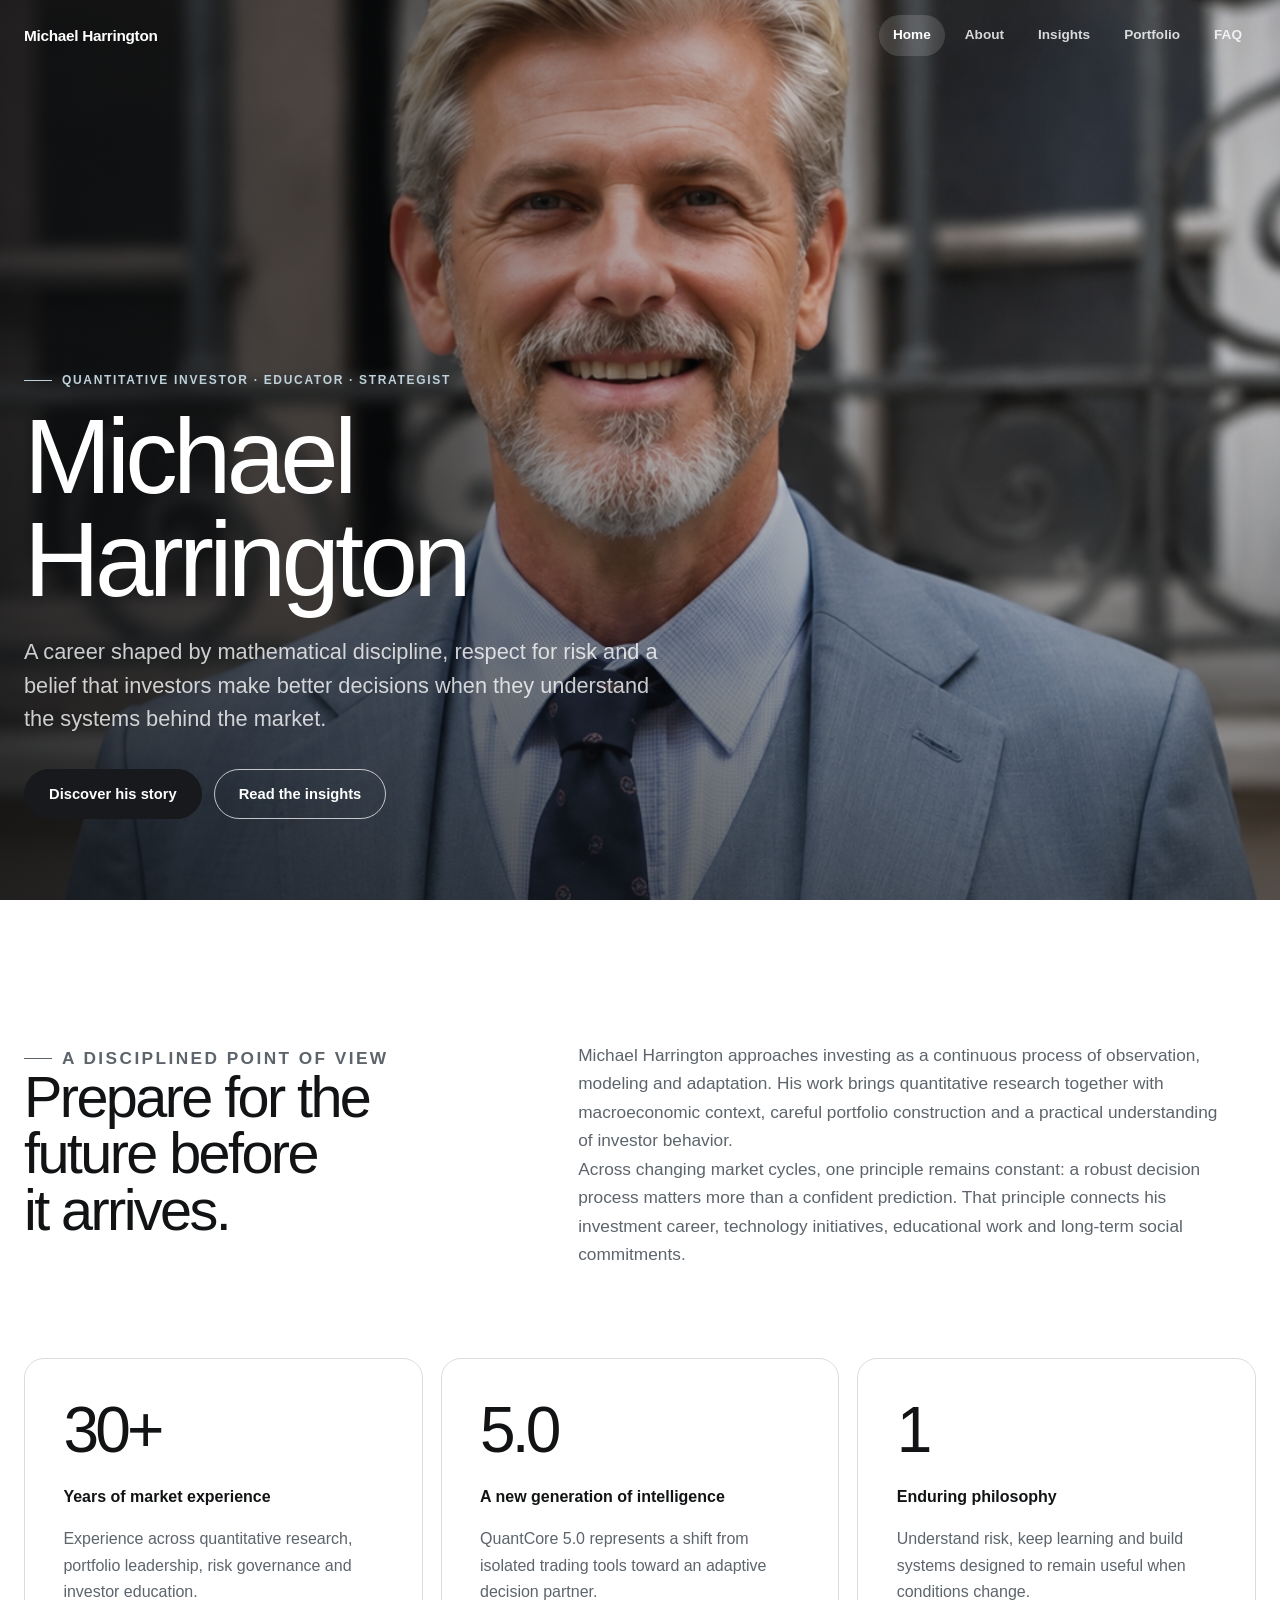
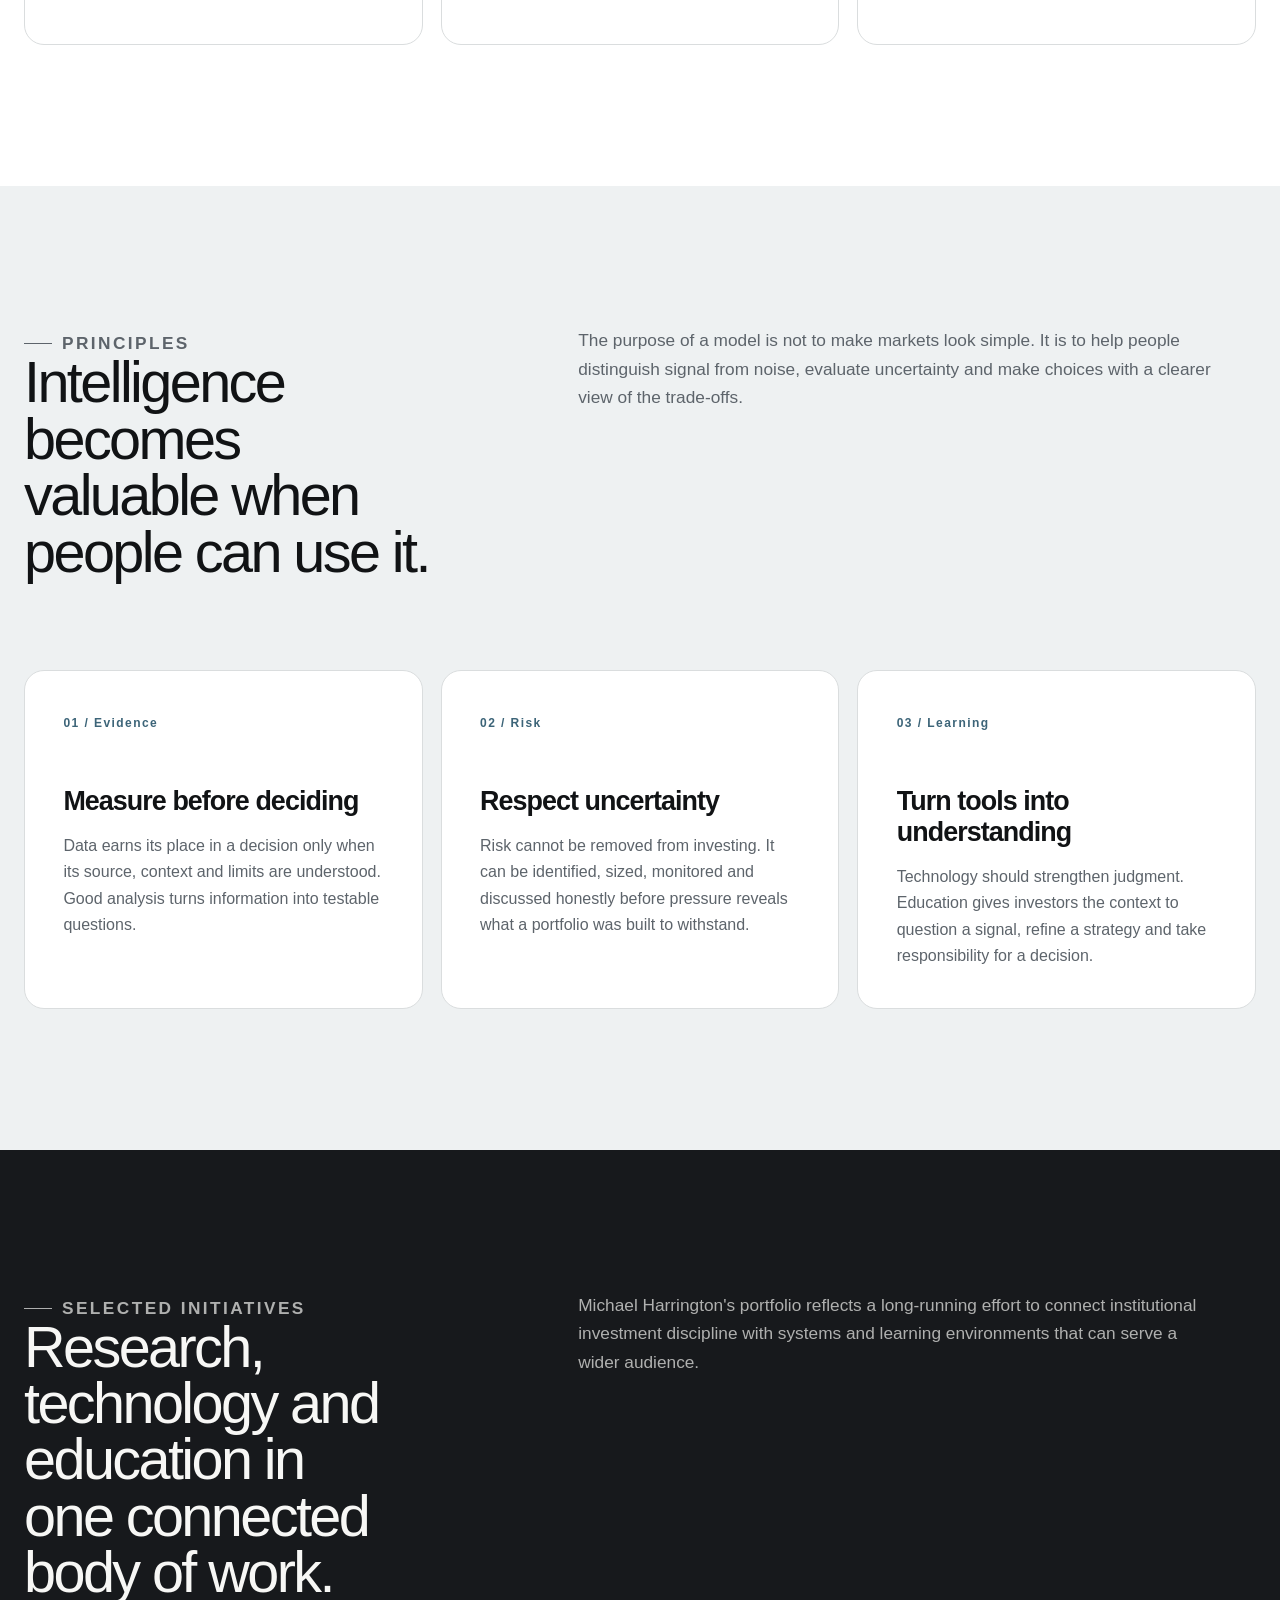
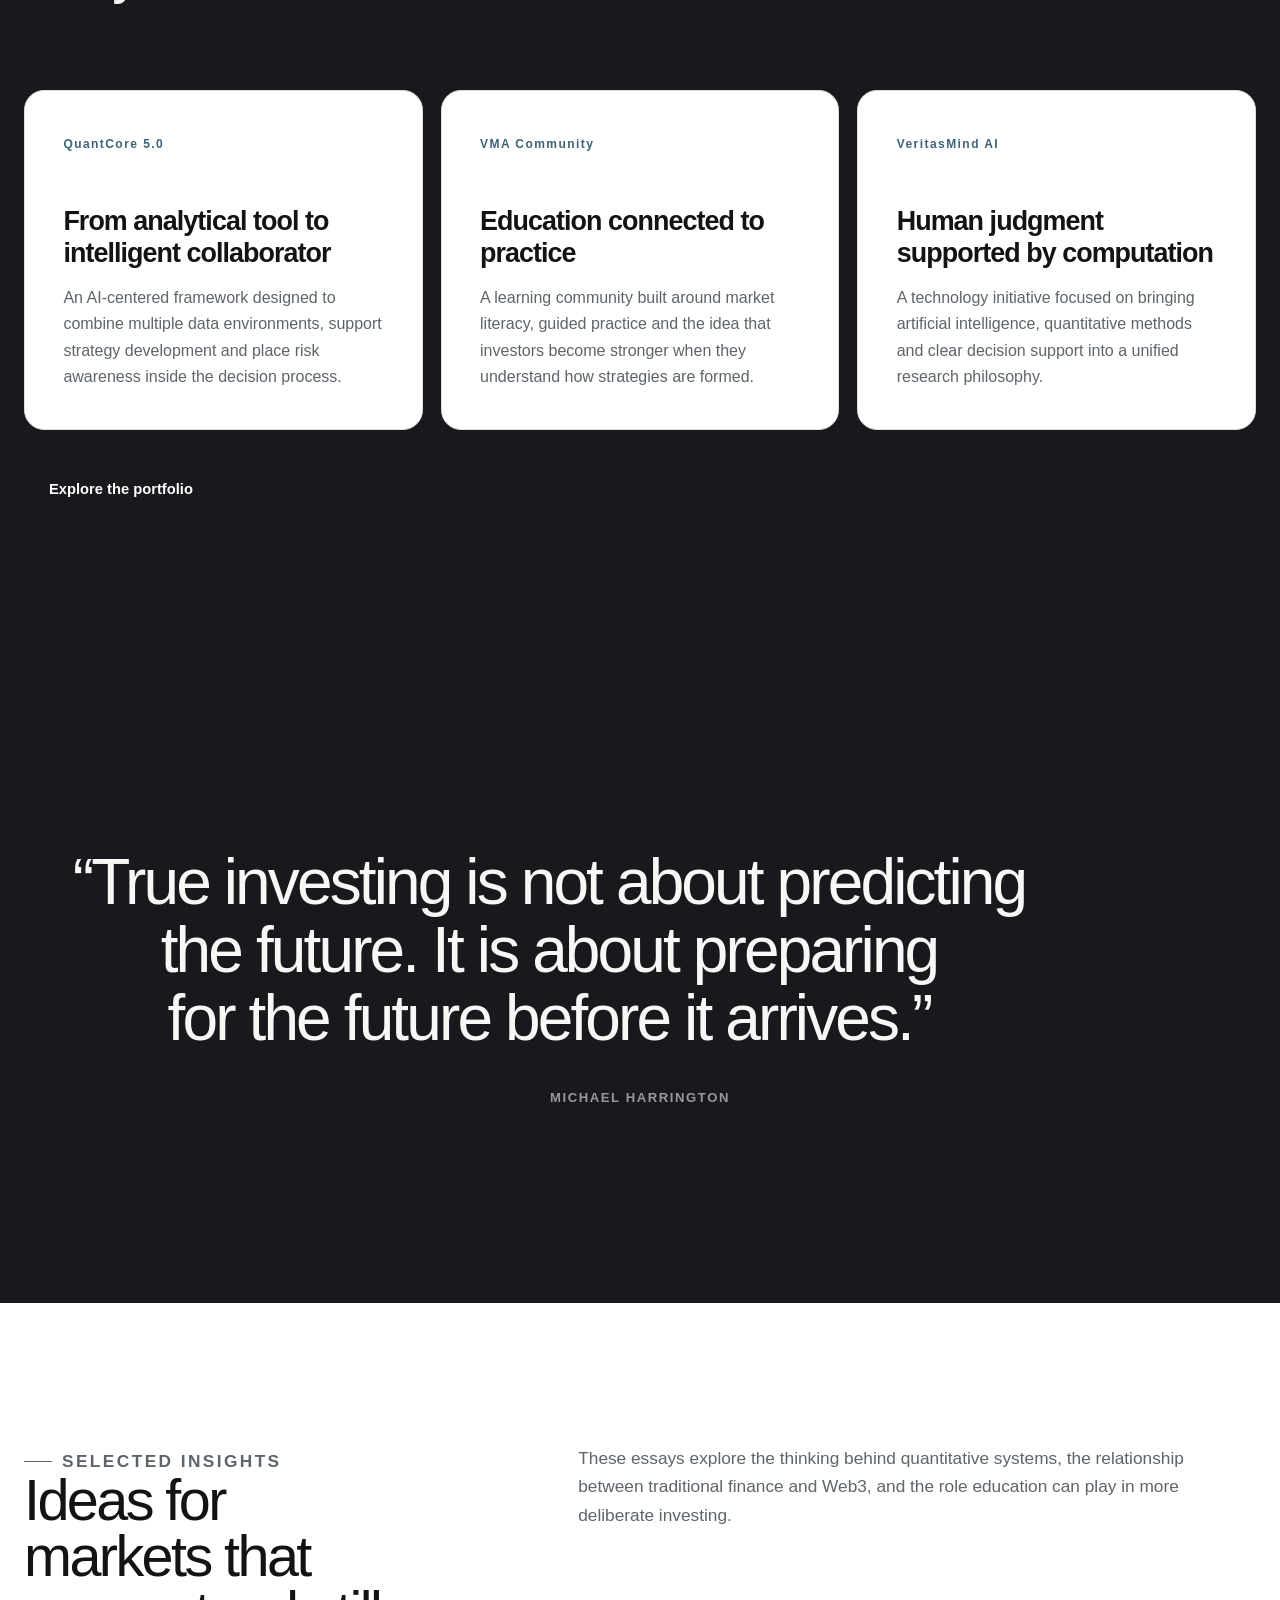
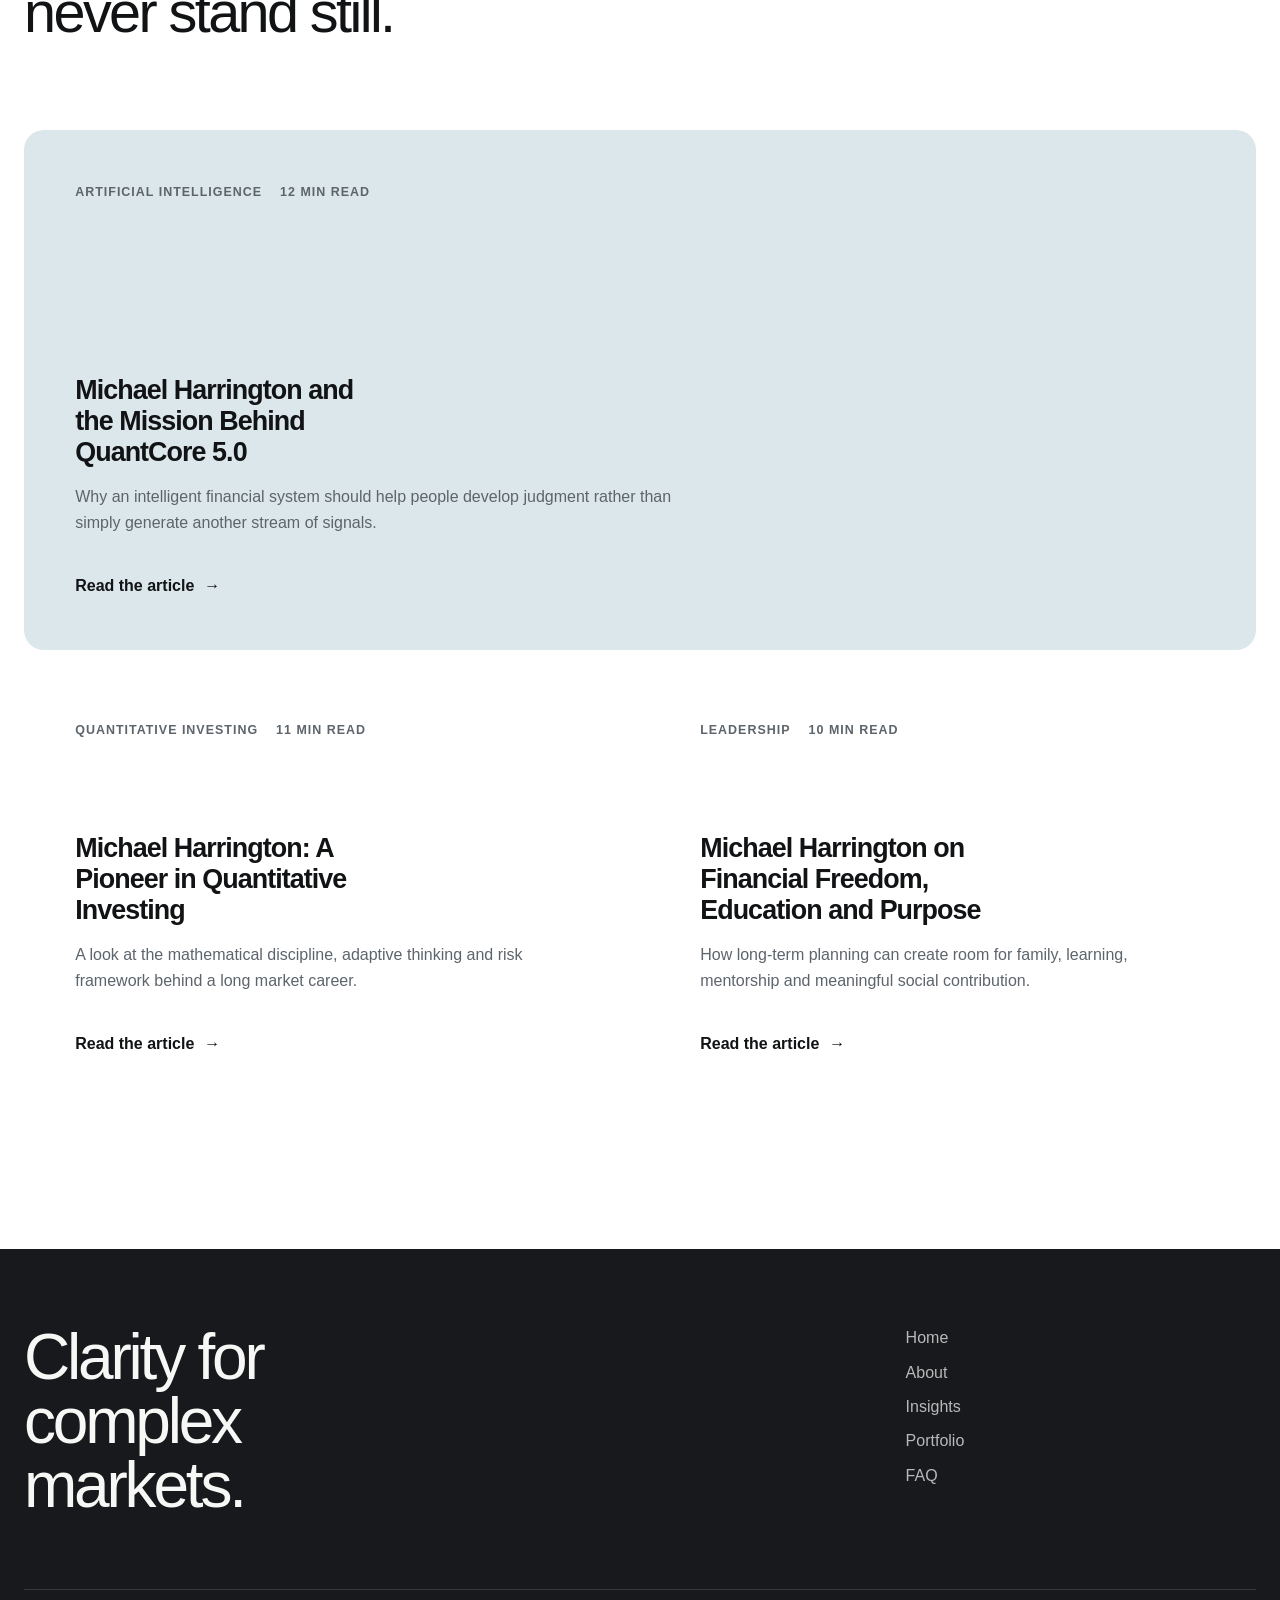
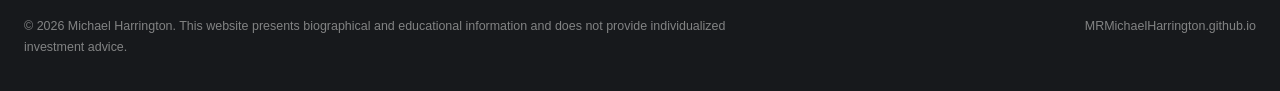
<file: index.html>
<!doctype html>
<html lang="en">
<head>
  <meta name="google-site-verification" content="N8wTnT3qgjTECfQMb7KtGhHHALAptyd1fjG3xNT1oIE" />
  <meta charset="utf-8">
  <meta name="viewport" content="width=device-width, initial-scale=1">
  <title>Michael Harrington | Quantitative Investor, Educator and Strategist</title>
  <meta name="description" content="Explore the official profile of Michael Harrington, a quantitative investing strategist focused on disciplined research, risk awareness, financial education and purposeful leadership.">
  <meta name="robots" content="index, follow, max-image-preview:large">
  <link rel="canonical" href="https://MRMichaelHarrington.github.io/">
  <link rel="icon" type="image/png" href="images/IMG_1503.png">
  <link rel="stylesheet" href="css/style.css">
  <meta property="og:type" content="website">
  <meta property="og:title" content="Michael Harrington | Quantitative Investor, Educator and Strategist">
  <meta property="og:description" content="The official profile of Michael Harrington, exploring quantitative investing, disciplined risk thinking and investor education.">
  <meta property="og:url" content="https://MRMichaelHarrington.github.io/">
  <meta property="og:image" content="https://MRMichaelHarrington.github.io/images/IMG_1498.png">
  <meta name="twitter:card" content="summary_large_image">
  <meta name="twitter:title" content="Michael Harrington | Official Profile">
  <meta name="twitter:description" content="Quantitative investing, disciplined risk thinking and education shaped by decades of market experience.">
  <meta name="twitter:image" content="https://MRMichaelHarrington.github.io/images/IMG_1498.png">
  <script type="application/ld+json">
  {
    "@context": "https://schema.org",
    "@graph": [
      {
        "@type": "Person",
        "@id": "https://MRMichaelHarrington.github.io/#person",
        "name": "Michael Harrington",
        "url": "https://MRMichaelHarrington.github.io/",
        "image": "https://MRMichaelHarrington.github.io/images/IMG_1498.png",
        "jobTitle": "Quantitative Investment Strategist and Educator",
        "description": "Michael Harrington is presented as a quantitative investing strategist, financial educator and advocate for disciplined risk thinking."
      },
      {
        "@type": "WebSite",
        "@id": "https://MRMichaelHarrington.github.io/#website",
        "url": "https://MRMichaelHarrington.github.io/",
        "name": "Michael Harrington",
        "publisher": {"@id": "https://MRMichaelHarrington.github.io/#person"}
      }
    ]
  }
  </script>
</head>
<body>
  <a class="skip-link" href="#main-content">Skip to content</a>
  <header class="site-header" data-site-header>
    <div class="header-inner">
      <a class="brand" href="index.html" aria-label="Michael Harrington home">Michael Harrington</a>
      <button class="menu-button" type="button" aria-label="Open navigation" aria-controls="site-navigation" aria-expanded="false" data-menu-button><span></span></button>
      <nav class="site-nav" id="site-navigation" aria-label="Primary navigation" data-site-nav>
        <a href="index.html" data-nav-link>Home</a>
        <a href="about.html" data-nav-link>About</a>
        <a href="insights.html" data-nav-link>Insights</a>
        <a href="portfolio.html" data-nav-link>Portfolio</a>
        <a href="faq.html" data-nav-link>FAQ</a>
      </nav>
    </div>
  </header>

  <main id="main-content">
    <section class="hero" aria-labelledby="home-title">
      <div class="hero__media">
        <img src="images/IMG_1498.png" width="1122" height="1402" alt="Portrait of Michael Harrington in a light blue suit" fetchpriority="high">
      </div>
      <div class="hero__content">
        <p class="eyebrow eyebrow--light">Quantitative investor · Educator · Strategist</p>
        <h1 class="display-title" id="home-title">Michael Harrington</h1>
        <p class="lede">A career shaped by mathematical discipline, respect for risk and a belief that investors make better decisions when they understand the systems behind the market.</p>
        <div class="button-row">
          <a class="button" href="about.html">Discover his story</a>
          <a class="button button--outline" href="insights.html">Read the insights</a>
        </div>
      </div>
    </section>

    <section class="section section--white">
      <div class="container">
        <div class="section-head" data-reveal>
          <div>
            <p class="eyebrow">A disciplined point of view</p>
            <h2 class="section-title">Prepare for the future before it arrives.</h2>
          </div>
          <div>
            <p>Michael Harrington approaches investing as a continuous process of observation, modeling and adaptation. His work brings quantitative research together with macroeconomic context, careful portfolio construction and a practical understanding of investor behavior.</p>
            <p>Across changing market cycles, one principle remains constant: a robust decision process matters more than a confident prediction. That principle connects his investment career, technology initiatives, educational work and long-term social commitments.</p>
          </div>
        </div>
        <div class="metric-grid" data-reveal>
          <article class="metric">
            <span class="metric__value">30+</span>
            <strong>Years of market experience</strong>
            <p>Experience across quantitative research, portfolio leadership, risk governance and investor education.</p>
          </article>
          <article class="metric">
            <span class="metric__value">5.0</span>
            <strong>A new generation of intelligence</strong>
            <p>QuantCore 5.0 represents a shift from isolated trading tools toward an adaptive decision partner.</p>
          </article>
          <article class="metric">
            <span class="metric__value">1</span>
            <strong>Enduring philosophy</strong>
            <p>Understand risk, keep learning and build systems designed to remain useful when conditions change.</p>
          </article>
        </div>
      </div>
    </section>

    <section class="section section--soft">
      <div class="container">
        <div class="section-head" data-reveal>
          <div>
            <p class="eyebrow">Principles</p>
            <h2 class="section-title">Intelligence becomes valuable when people can use it.</h2>
          </div>
          <p>The purpose of a model is not to make markets look simple. It is to help people distinguish signal from noise, evaluate uncertainty and make choices with a clearer view of the trade-offs.</p>
        </div>
        <div class="principle-grid">
          <article class="principle" data-reveal>
            <span class="card__number">01 / Evidence</span>
            <h3>Measure before deciding</h3>
            <p>Data earns its place in a decision only when its source, context and limits are understood. Good analysis turns information into testable questions.</p>
          </article>
          <article class="principle" data-reveal>
            <span class="card__number">02 / Risk</span>
            <h3>Respect uncertainty</h3>
            <p>Risk cannot be removed from investing. It can be identified, sized, monitored and discussed honestly before pressure reveals what a portfolio was built to withstand.</p>
          </article>
          <article class="principle" data-reveal>
            <span class="card__number">03 / Learning</span>
            <h3>Turn tools into understanding</h3>
            <p>Technology should strengthen judgment. Education gives investors the context to question a signal, refine a strategy and take responsibility for a decision.</p>
          </article>
        </div>
      </div>
    </section>

    <section class="section section--dark">
      <div class="container">
        <div class="section-head" data-reveal>
          <div>
            <p class="eyebrow eyebrow--light">Selected initiatives</p>
            <h2 class="section-title">Research, technology and education in one connected body of work.</h2>
          </div>
          <p>Michael Harrington's portfolio reflects a long-running effort to connect institutional investment discipline with systems and learning environments that can serve a wider audience.</p>
        </div>
        <div class="card-grid">
          <article class="card" data-reveal>
            <span class="card__number">QuantCore 5.0</span>
            <h3>From analytical tool to intelligent collaborator</h3>
            <p>An AI-centered framework designed to combine multiple data environments, support strategy development and place risk awareness inside the decision process.</p>
          </article>
          <article class="card" data-reveal>
            <span class="card__number">VMA Community</span>
            <h3>Education connected to practice</h3>
            <p>A learning community built around market literacy, guided practice and the idea that investors become stronger when they understand how strategies are formed.</p>
          </article>
          <article class="card" data-reveal>
            <span class="card__number">VeritasMind AI</span>
            <h3>Human judgment supported by computation</h3>
            <p>A technology initiative focused on bringing artificial intelligence, quantitative methods and clear decision support into a unified research philosophy.</p>
          </article>
        </div>
        <div class="button-row">
          <a class="button" href="portfolio.html">Explore the portfolio</a>
        </div>
      </div>
    </section>

    <section class="quote-band">
      <div class="container" data-reveal>
        <blockquote>“True investing is not about predicting the future. It is about preparing for the future before it arrives.”</blockquote>
        <cite>Michael Harrington</cite>
      </div>
    </section>

    <section class="section section--white">
      <div class="container">
        <div class="section-head" data-reveal>
          <div>
            <p class="eyebrow">Selected insights</p>
            <h2 class="section-title">Ideas for markets that never stand still.</h2>
          </div>
          <p>These essays explore the thinking behind quantitative systems, the relationship between traditional finance and Web3, and the role education can play in more deliberate investing.</p>
        </div>
        <div class="article-grid">
          <article class="article-card" data-reveal>
            <div class="article-card__meta"><span>Artificial Intelligence</span><span>12 min read</span></div>
            <h2>Michael Harrington and the Mission Behind QuantCore 5.0</h2>
            <p>Why an intelligent financial system should help people develop judgment rather than simply generate another stream of signals.</p>
            <a class="text-link" href="insights/quantcore-5-mission.html">Read the article</a>
          </article>
          <article class="article-card" data-reveal>
            <div class="article-card__meta"><span>Quantitative Investing</span><span>11 min read</span></div>
            <h3>Michael Harrington: A Pioneer in Quantitative Investing</h3>
            <p>A look at the mathematical discipline, adaptive thinking and risk framework behind a long market career.</p>
            <a class="text-link" href="insights/quantitative-investing-pioneer.html">Read the article</a>
          </article>
          <article class="article-card" data-reveal>
            <div class="article-card__meta"><span>Leadership</span><span>10 min read</span></div>
            <h3>Michael Harrington on Financial Freedom, Education and Purpose</h3>
            <p>How long-term planning can create room for family, learning, mentorship and meaningful social contribution.</p>
            <a class="text-link" href="insights/financial-freedom-and-purpose.html">Read the article</a>
          </article>
        </div>
      </div>
    </section>
  </main>

  <footer class="site-footer">
    <div class="container">
      <div class="footer-top">
        <h2 class="footer-title">Clarity for complex markets.</h2>
        <nav class="footer-nav" aria-label="Footer navigation">
          <a href="index.html">Home</a><a href="about.html">About</a><a href="insights.html">Insights</a><a href="portfolio.html">Portfolio</a><a href="faq.html">FAQ</a>
        </nav>
      </div>
      <div class="footer-bottom">
        <p>© 2026 Michael Harrington. This website presents biographical and educational information and does not provide individualized investment advice.</p>
        <span>MRMichaelHarrington.github.io</span>
      </div>
    </div>
  </footer>
  <script src="js/main.js" defer></script>
</body>
</html>
</file>
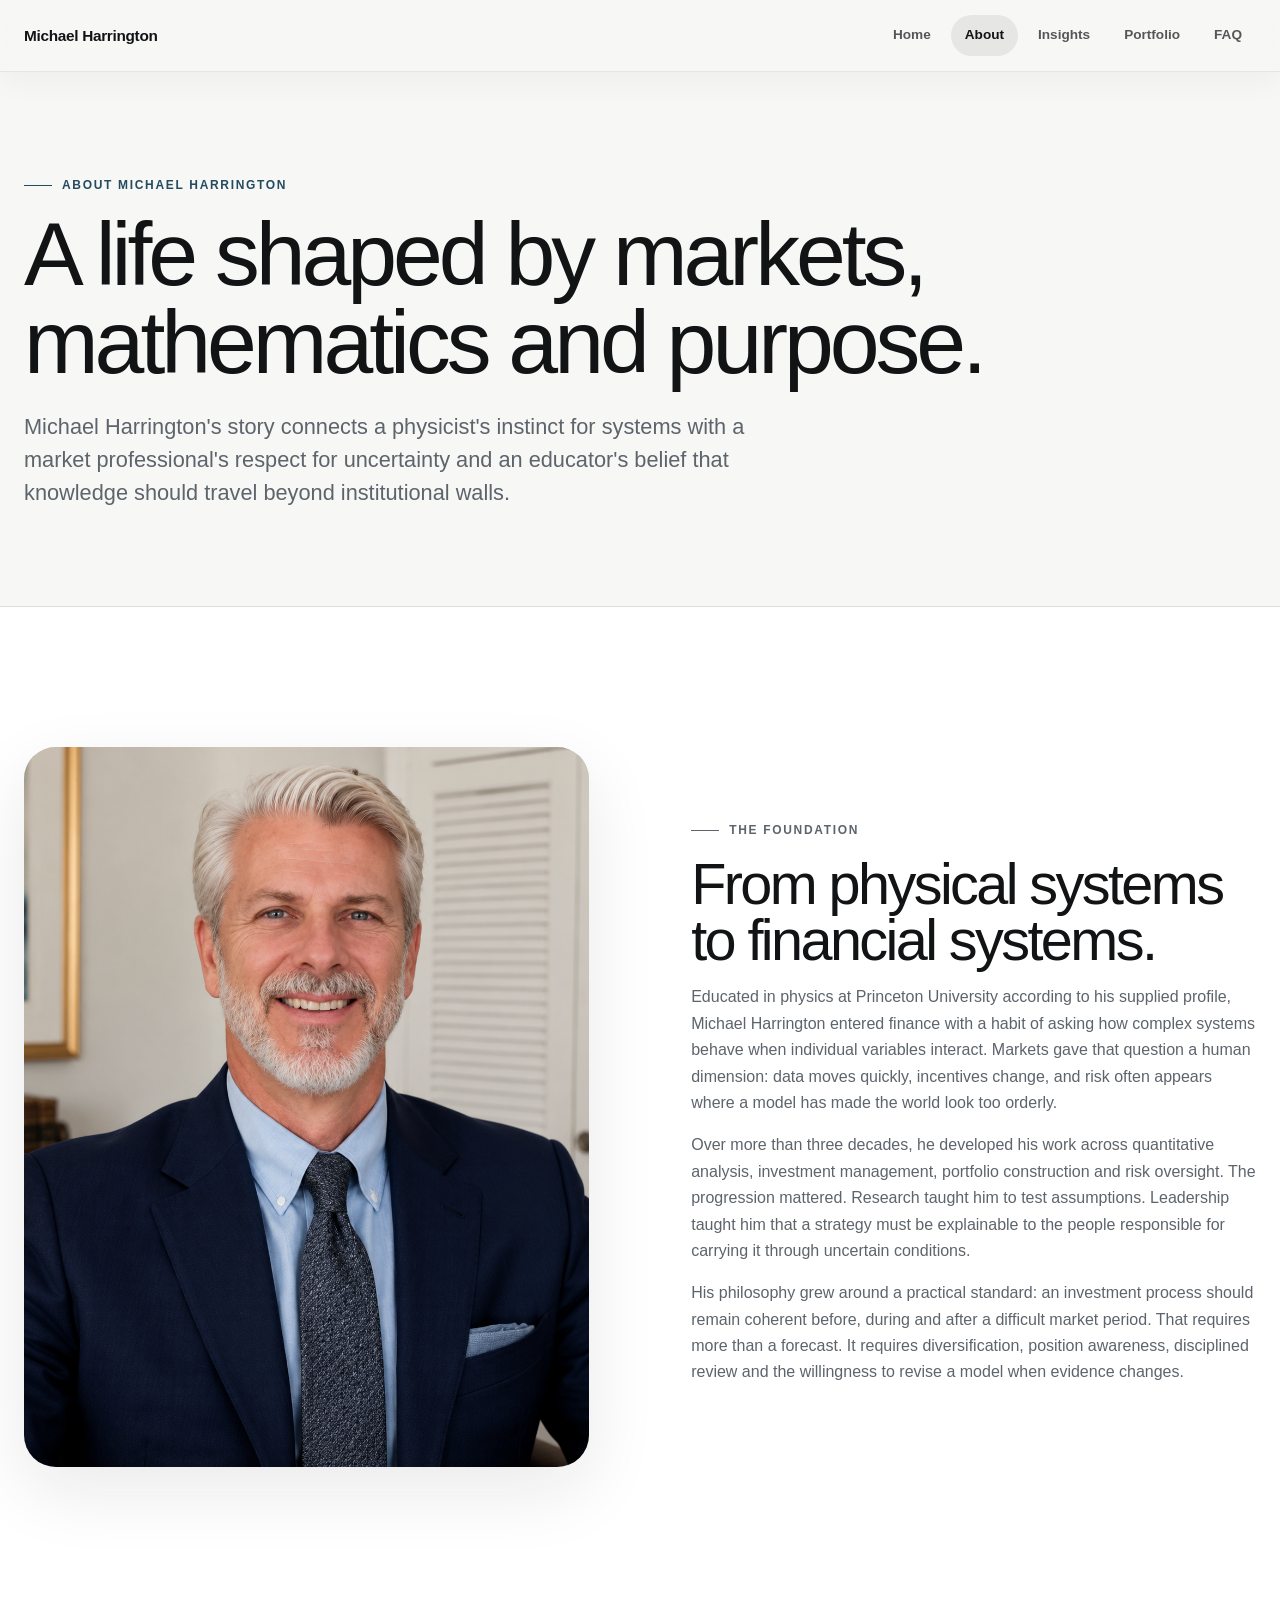
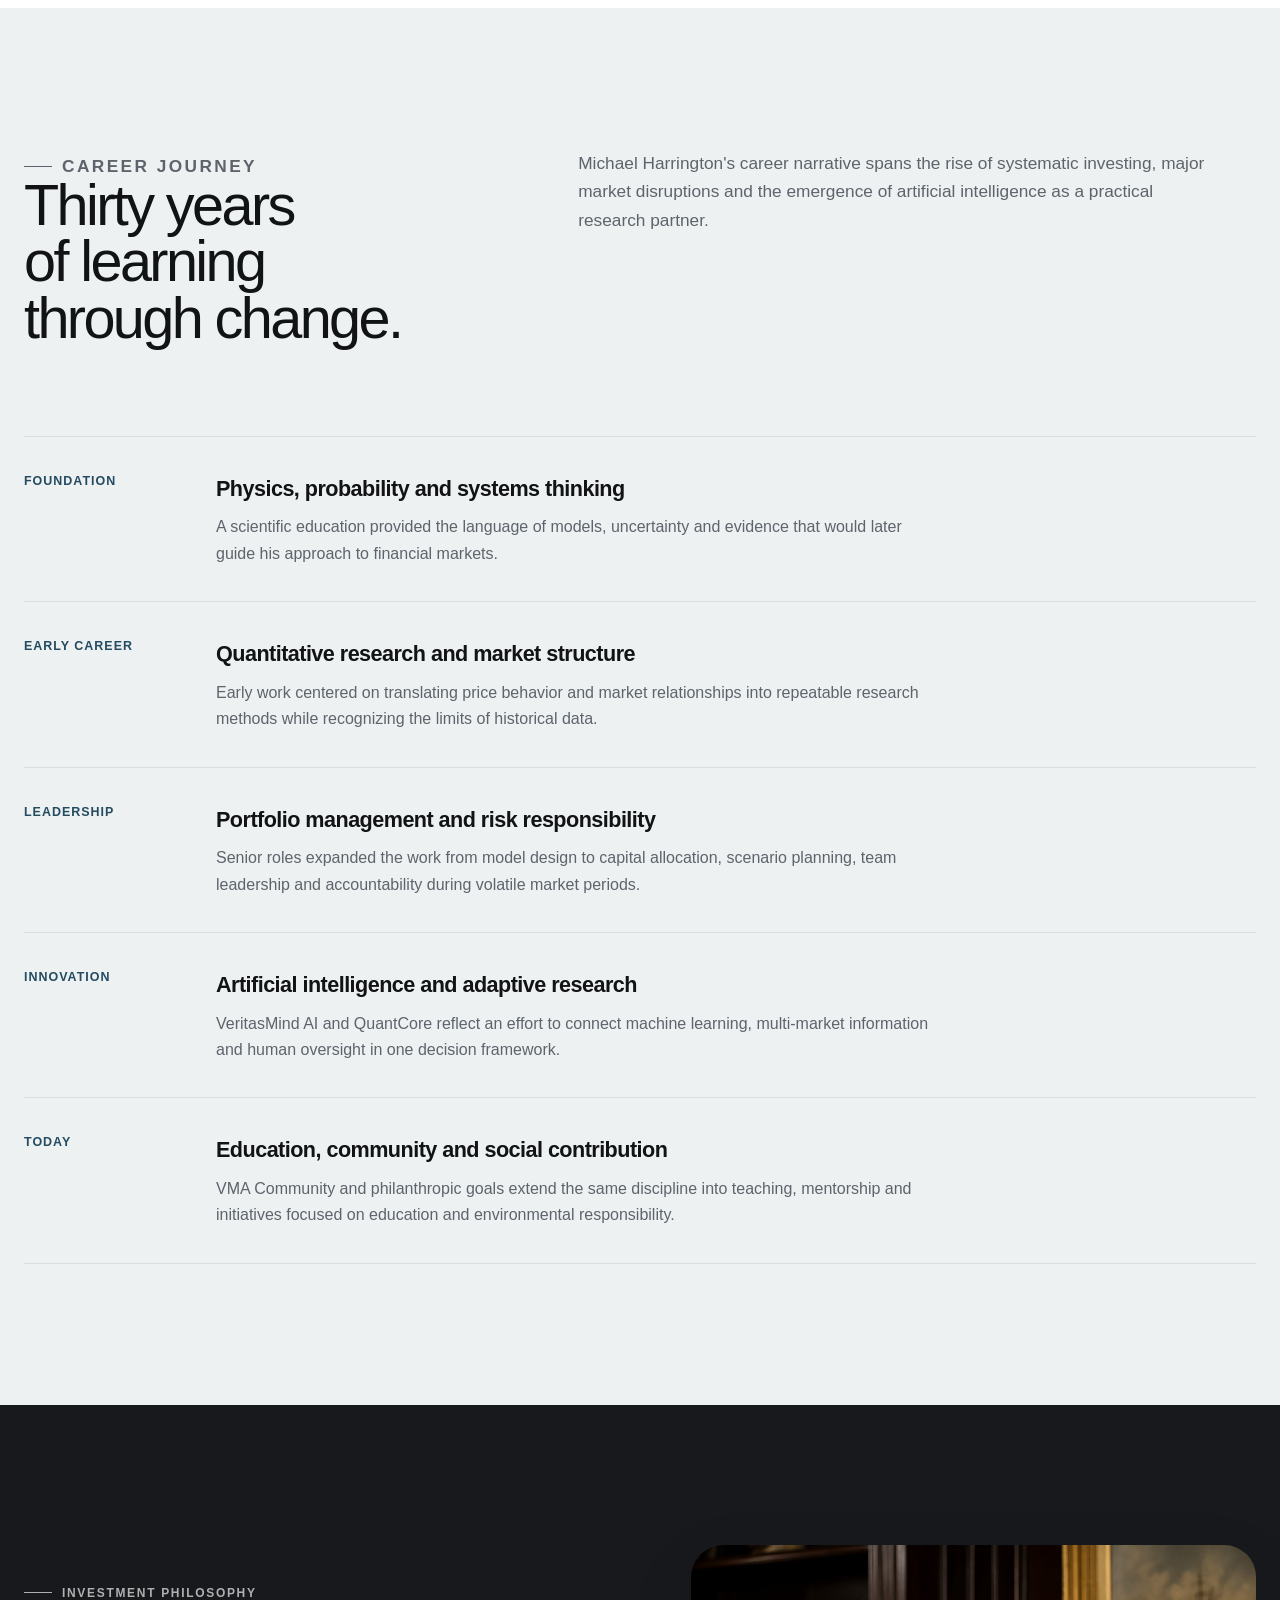
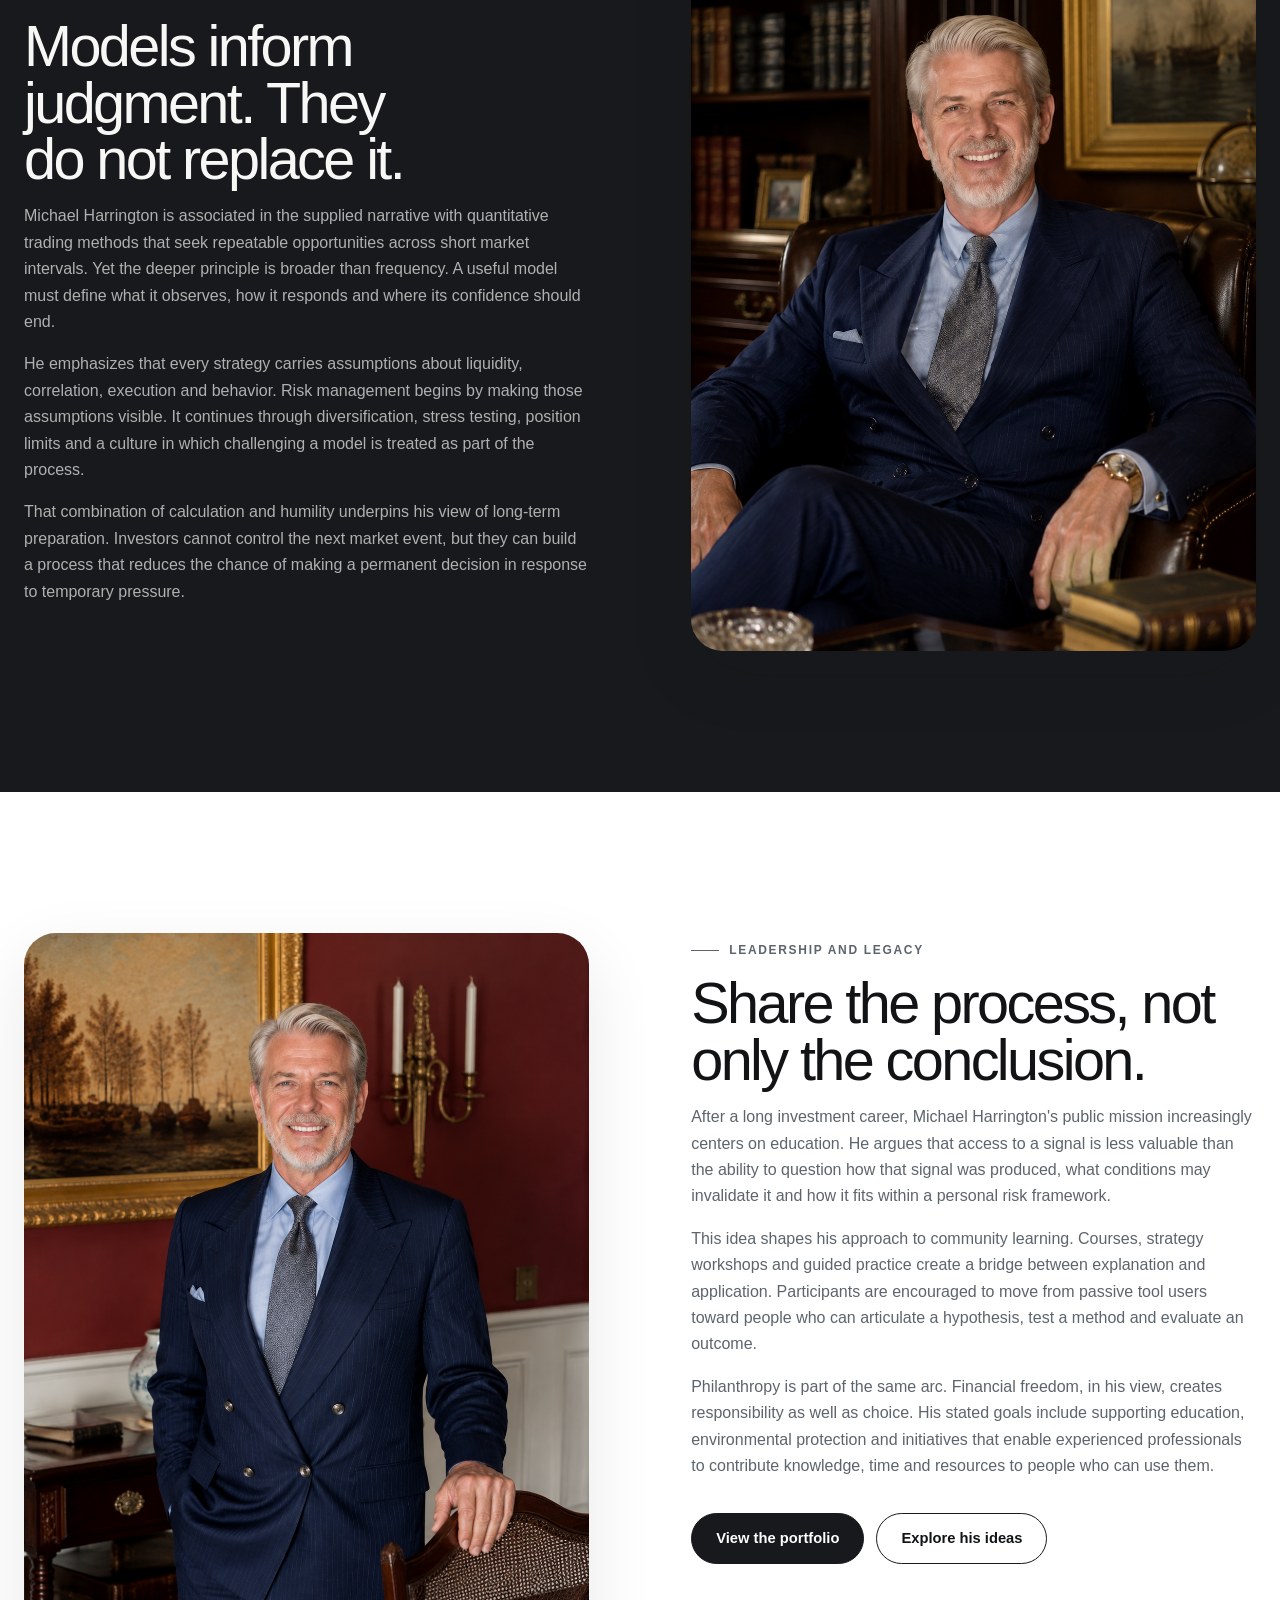
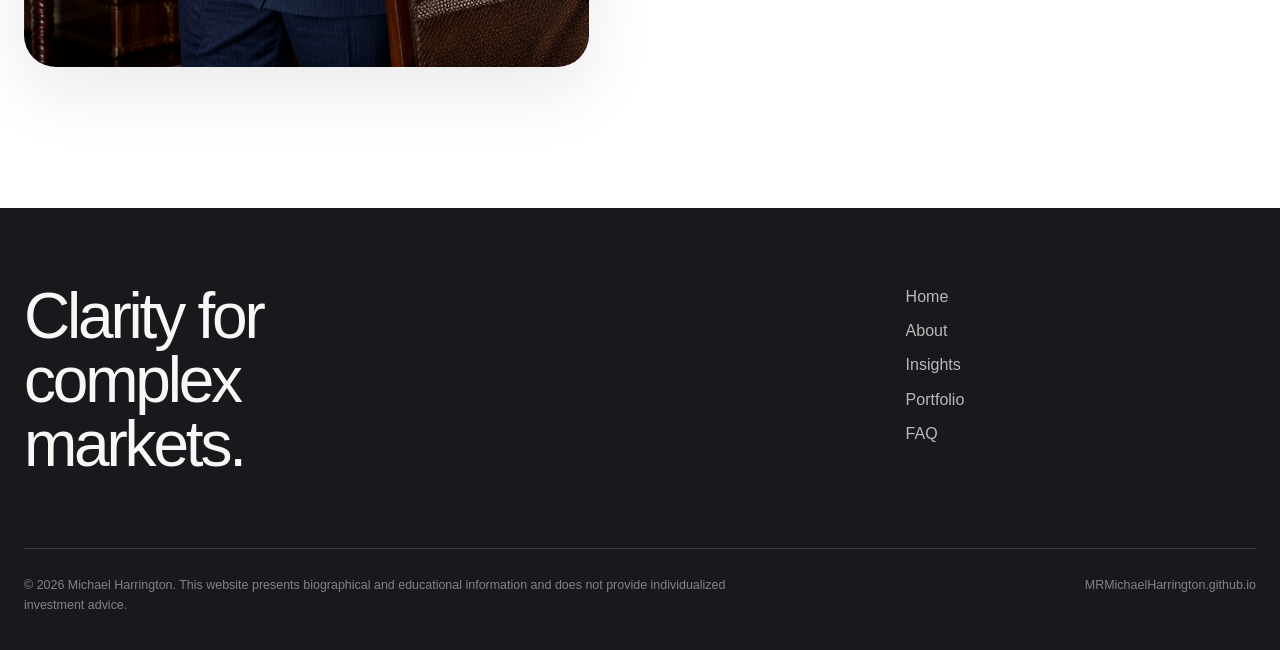
<file: about.html>
<!doctype html>
<html lang="en">
<head>
  <meta charset="utf-8">
  <meta name="viewport" content="width=device-width, initial-scale=1">
  <title>About Michael Harrington | Career, Philosophy and Leadership</title>
  <meta name="description" content="Learn about Michael Harrington's background in physics, quantitative investing, portfolio leadership, risk management, financial education and philanthropy.">
  <meta name="robots" content="index, follow, max-image-preview:large">
  <link rel="canonical" href="https://MRMichaelHarrington.github.io/about.html">
  <link rel="icon" type="image/png" href="images/IMG_1503.png">
  <link rel="stylesheet" href="css/style.css">
  <meta property="og:type" content="profile">
  <meta property="og:title" content="About Michael Harrington | Career, Philosophy and Leadership">
  <meta property="og:description" content="Explore the career and investment philosophy of Michael Harrington.">
  <meta property="og:url" content="https://MRMichaelHarrington.github.io/about.html">
  <meta property="og:image" content="https://MRMichaelHarrington.github.io/images/IMG_1499.png">
  <meta name="twitter:card" content="summary_large_image">
  <meta name="twitter:title" content="About Michael Harrington">
  <meta name="twitter:description" content="A career connecting mathematical discipline, market experience and investor education.">
  <meta name="twitter:image" content="https://MRMichaelHarrington.github.io/images/IMG_1499.png">
  <script type="application/ld+json">
  {
    "@context":"https://schema.org",
    "@graph":[
      {"@type":"Person","@id":"https://MRMichaelHarrington.github.io/#person","name":"Michael Harrington","url":"https://MRMichaelHarrington.github.io/","image":"https://MRMichaelHarrington.github.io/images/IMG_1499.png","jobTitle":"Quantitative Investment Strategist and Educator"},
      {"@type":"BreadcrumbList","itemListElement":[{"@type":"ListItem","position":1,"name":"Home","item":"https://MRMichaelHarrington.github.io/"},{"@type":"ListItem","position":2,"name":"About Michael Harrington","item":"https://MRMichaelHarrington.github.io/about.html"}]}
    ]
  }
  </script>
</head>
<body>
  <a class="skip-link" href="#main-content">Skip to content</a>
  <header class="site-header has-light-surface" data-site-header>
    <div class="header-inner">
      <a class="brand" href="index.html" aria-label="Michael Harrington home">Michael Harrington</a>
      <button class="menu-button" type="button" aria-label="Open navigation" aria-controls="site-navigation" aria-expanded="false" data-menu-button><span></span></button>
      <nav class="site-nav" id="site-navigation" aria-label="Primary navigation" data-site-nav>
        <a href="index.html" data-nav-link>Home</a><a href="about.html" data-nav-link>About</a><a href="insights.html" data-nav-link>Insights</a><a href="portfolio.html" data-nav-link>Portfolio</a><a href="faq.html" data-nav-link>FAQ</a>
      </nav>
    </div>
  </header>

  <main id="main-content">
    <section class="page-hero">
      <div class="container">
        <p class="eyebrow">About Michael Harrington</p>
        <h1 class="page-title">A life shaped by markets, mathematics and purpose.</h1>
        <p class="lede">Michael Harrington's story connects a physicist's instinct for systems with a market professional's respect for uncertainty and an educator's belief that knowledge should travel beyond institutional walls.</p>
      </div>
    </section>

    <section class="section section--white">
      <div class="container split">
        <div class="portrait-frame portrait-frame--tall" data-reveal>
          <img src="images/IMG_1499.png" width="1191" height="1321" alt="Michael Harrington smiling in a navy suit" fetchpriority="high">
        </div>
        <div class="split__copy" data-reveal>
          <p class="eyebrow">The foundation</p>
          <h2 class="section-title">From physical systems to financial systems.</h2>
          <p>Educated in physics at Princeton University according to his supplied profile, Michael Harrington entered finance with a habit of asking how complex systems behave when individual variables interact. Markets gave that question a human dimension: data moves quickly, incentives change, and risk often appears where a model has made the world look too orderly.</p>
          <p>Over more than three decades, he developed his work across quantitative analysis, investment management, portfolio construction and risk oversight. The progression mattered. Research taught him to test assumptions. Leadership taught him that a strategy must be explainable to the people responsible for carrying it through uncertain conditions.</p>
          <p>His philosophy grew around a practical standard: an investment process should remain coherent before, during and after a difficult market period. That requires more than a forecast. It requires diversification, position awareness, disciplined review and the willingness to revise a model when evidence changes.</p>
        </div>
      </div>
    </section>

    <section class="section section--soft">
      <div class="container">
        <div class="section-head" data-reveal>
          <div><p class="eyebrow">Career journey</p><h2 class="section-title">Thirty years of learning through change.</h2></div>
          <p>Michael Harrington's career narrative spans the rise of systematic investing, major market disruptions and the emergence of artificial intelligence as a practical research partner.</p>
        </div>
        <div class="timeline">
          <article class="timeline__item" data-reveal><span class="timeline__period">Foundation</span><div><h3>Physics, probability and systems thinking</h3><p>A scientific education provided the language of models, uncertainty and evidence that would later guide his approach to financial markets.</p></div></article>
          <article class="timeline__item" data-reveal><span class="timeline__period">Early career</span><div><h3>Quantitative research and market structure</h3><p>Early work centered on translating price behavior and market relationships into repeatable research methods while recognizing the limits of historical data.</p></div></article>
          <article class="timeline__item" data-reveal><span class="timeline__period">Leadership</span><div><h3>Portfolio management and risk responsibility</h3><p>Senior roles expanded the work from model design to capital allocation, scenario planning, team leadership and accountability during volatile market periods.</p></div></article>
          <article class="timeline__item" data-reveal><span class="timeline__period">Innovation</span><div><h3>Artificial intelligence and adaptive research</h3><p>VeritasMind AI and QuantCore reflect an effort to connect machine learning, multi-market information and human oversight in one decision framework.</p></div></article>
          <article class="timeline__item" data-reveal><span class="timeline__period">Today</span><div><h3>Education, community and social contribution</h3><p>VMA Community and philanthropic goals extend the same discipline into teaching, mentorship and initiatives focused on education and environmental responsibility.</p></div></article>
        </div>
      </div>
    </section>

    <section class="section section--dark">
      <div class="container split">
        <div class="split__copy" data-reveal>
          <p class="eyebrow eyebrow--light">Investment philosophy</p>
          <h2 class="section-title">Models inform judgment. They do not replace it.</h2>
          <p>Michael Harrington is associated in the supplied narrative with quantitative trading methods that seek repeatable opportunities across short market intervals. Yet the deeper principle is broader than frequency. A useful model must define what it observes, how it responds and where its confidence should end.</p>
          <p>He emphasizes that every strategy carries assumptions about liquidity, correlation, execution and behavior. Risk management begins by making those assumptions visible. It continues through diversification, stress testing, position limits and a culture in which challenging a model is treated as part of the process.</p>
          <p>That combination of calculation and humility underpins his view of long-term preparation. Investors cannot control the next market event, but they can build a process that reduces the chance of making a permanent decision in response to temporary pressure.</p>
        </div>
        <div class="portrait-frame portrait-frame--dark" data-reveal>
          <img src="images/IMG_1503.png" width="1122" height="1402" alt="Michael Harrington seated in a library wearing a navy suit" loading="lazy">
        </div>
      </div>
    </section>

    <section class="section section--white">
      <div class="container split split--top">
        <div class="portrait-frame portrait-frame--tall" data-reveal>
          <img src="images/IMG_1505.png" width="1100" height="1430" alt="Michael Harrington standing in a formal study" loading="lazy">
        </div>
        <div class="split__copy" data-reveal>
          <p class="eyebrow">Leadership and legacy</p>
          <h2 class="section-title">Share the process, not only the conclusion.</h2>
          <p>After a long investment career, Michael Harrington's public mission increasingly centers on education. He argues that access to a signal is less valuable than the ability to question how that signal was produced, what conditions may invalidate it and how it fits within a personal risk framework.</p>
          <p>This idea shapes his approach to community learning. Courses, strategy workshops and guided practice create a bridge between explanation and application. Participants are encouraged to move from passive tool users toward people who can articulate a hypothesis, test a method and evaluate an outcome.</p>
          <p>Philanthropy is part of the same arc. Financial freedom, in his view, creates responsibility as well as choice. His stated goals include supporting education, environmental protection and initiatives that enable experienced professionals to contribute knowledge, time and resources to people who can use them.</p>
          <div class="button-row"><a class="button" href="portfolio.html">View the portfolio</a><a class="button button--outline" href="insights.html">Explore his ideas</a></div>
        </div>
      </div>
    </section>
  </main>

  <footer class="site-footer">
    <div class="container"><div class="footer-top"><h2 class="footer-title">Clarity for complex markets.</h2><nav class="footer-nav" aria-label="Footer navigation"><a href="index.html">Home</a><a href="about.html">About</a><a href="insights.html">Insights</a><a href="portfolio.html">Portfolio</a><a href="faq.html">FAQ</a></nav></div><div class="footer-bottom"><p>© 2026 Michael Harrington. This website presents biographical and educational information and does not provide individualized investment advice.</p><span>MRMichaelHarrington.github.io</span></div></div>
  </footer>
  <script src="js/main.js" defer></script>
</body>
</html>
</file>
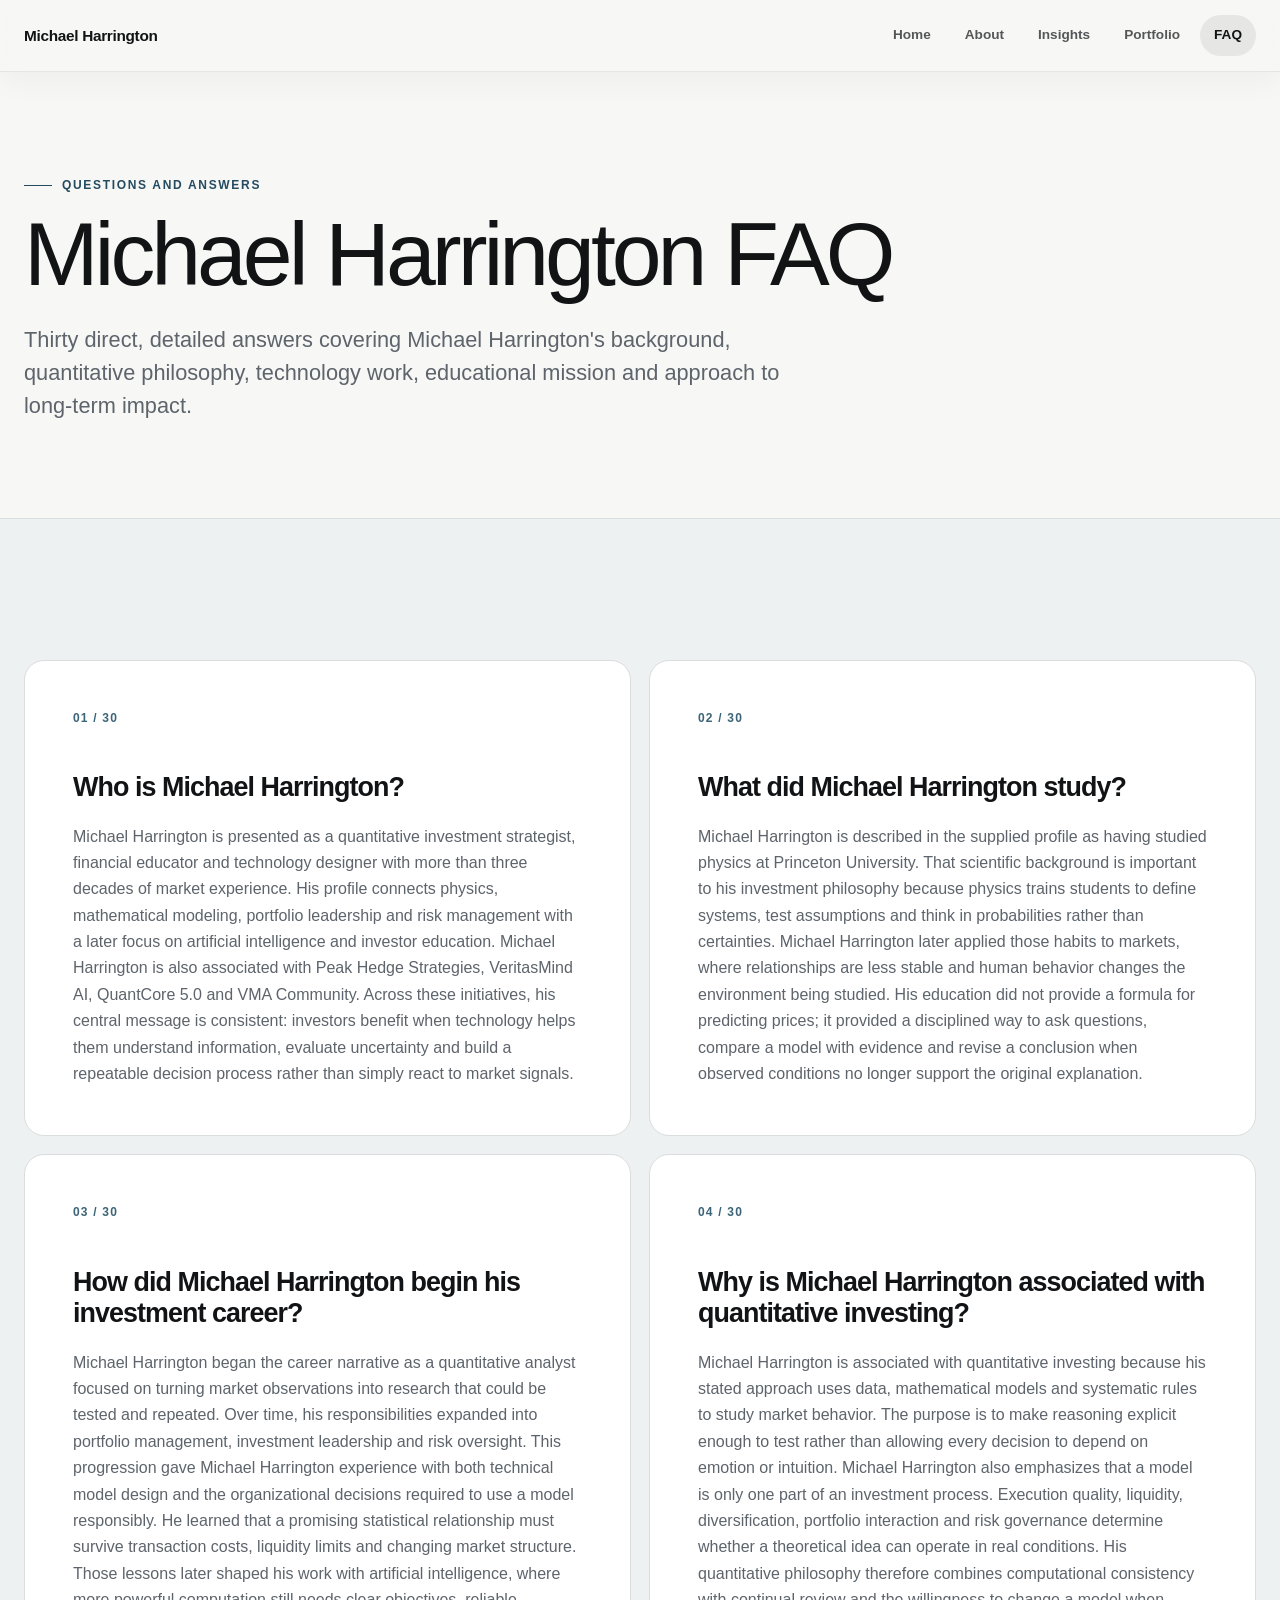
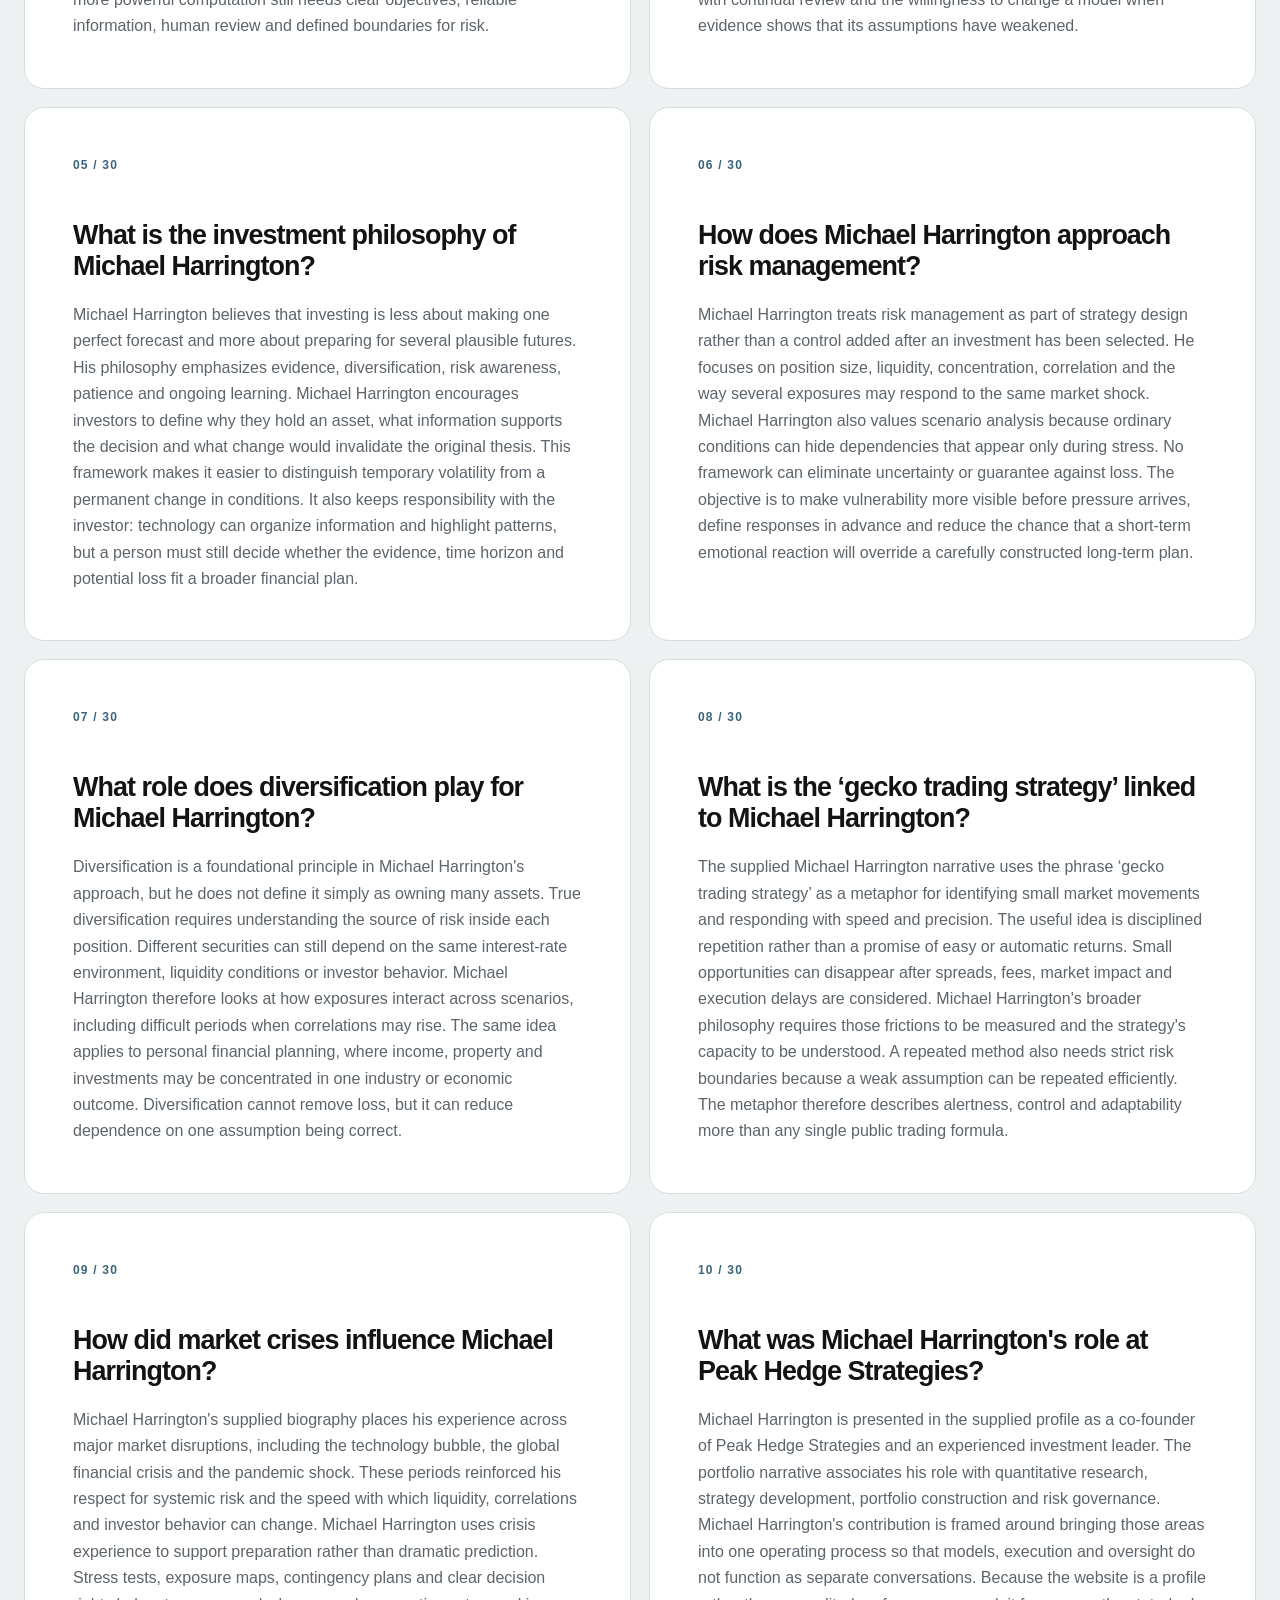
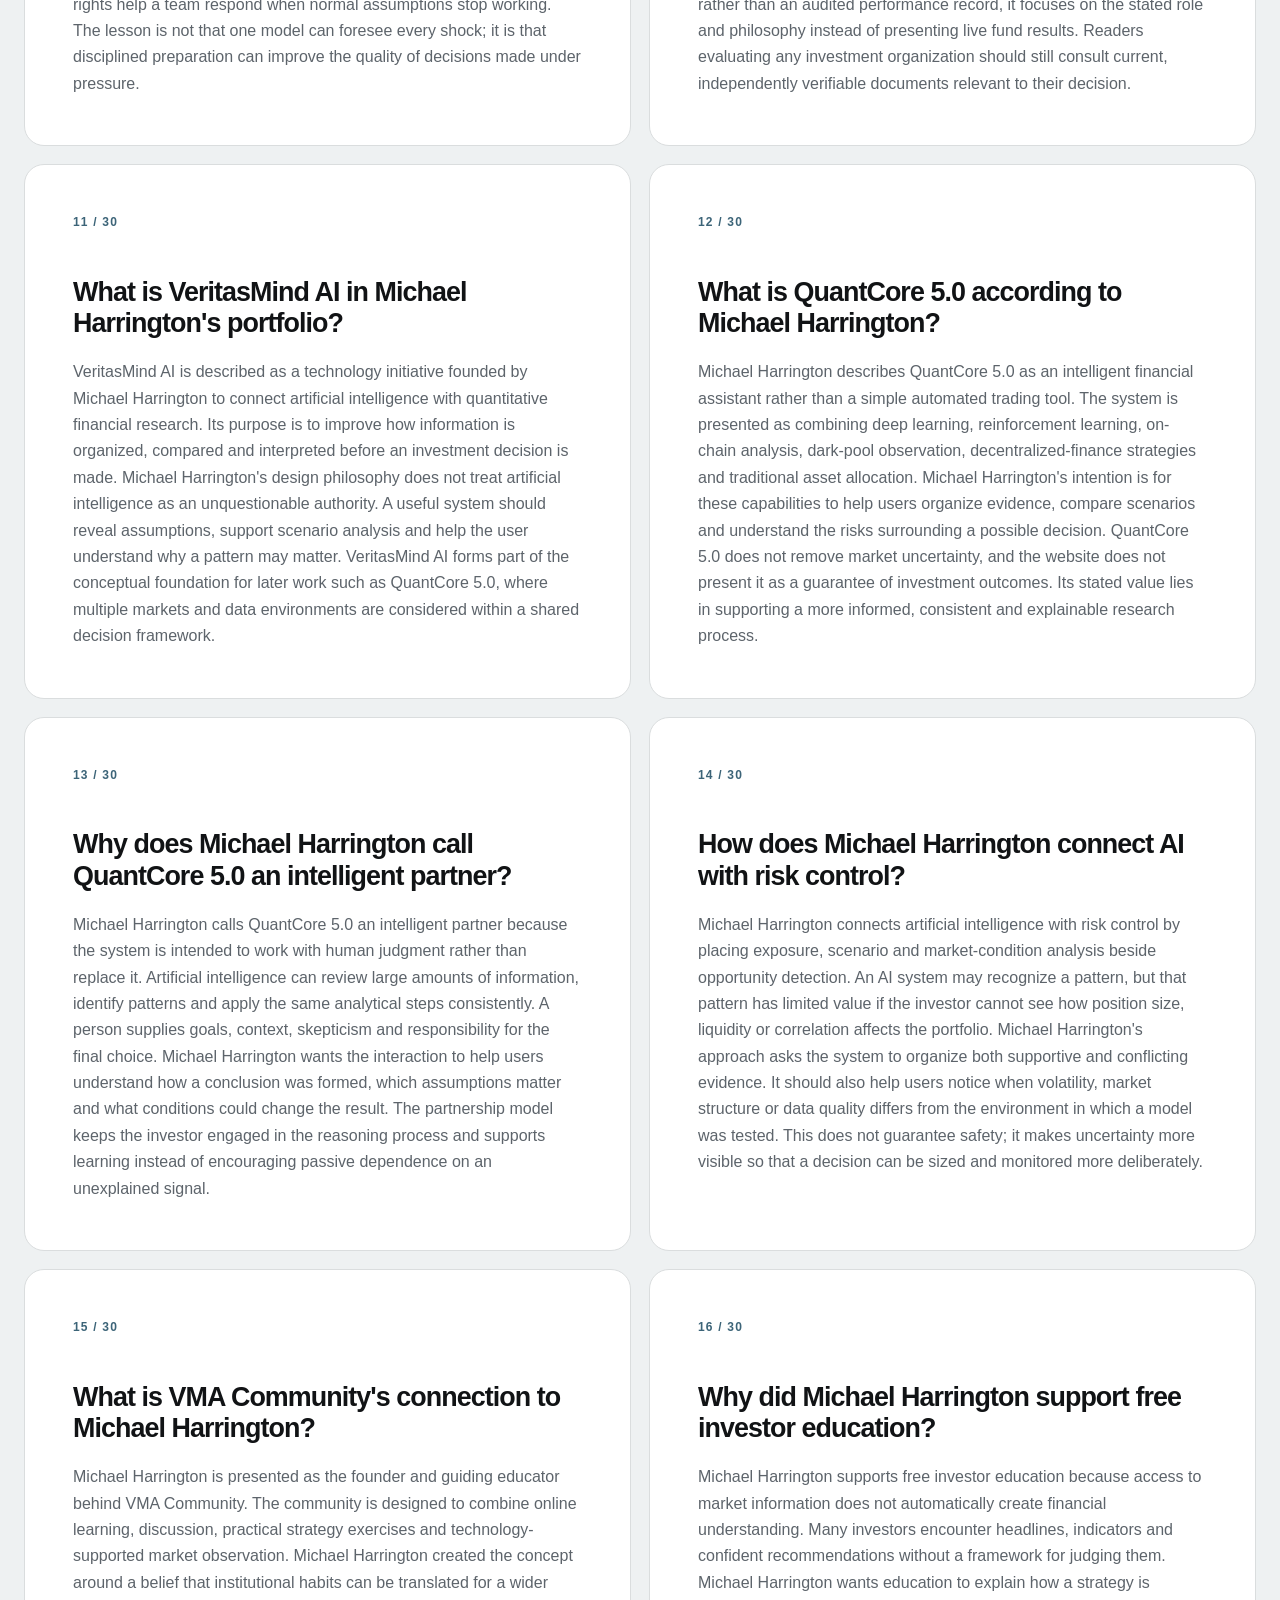
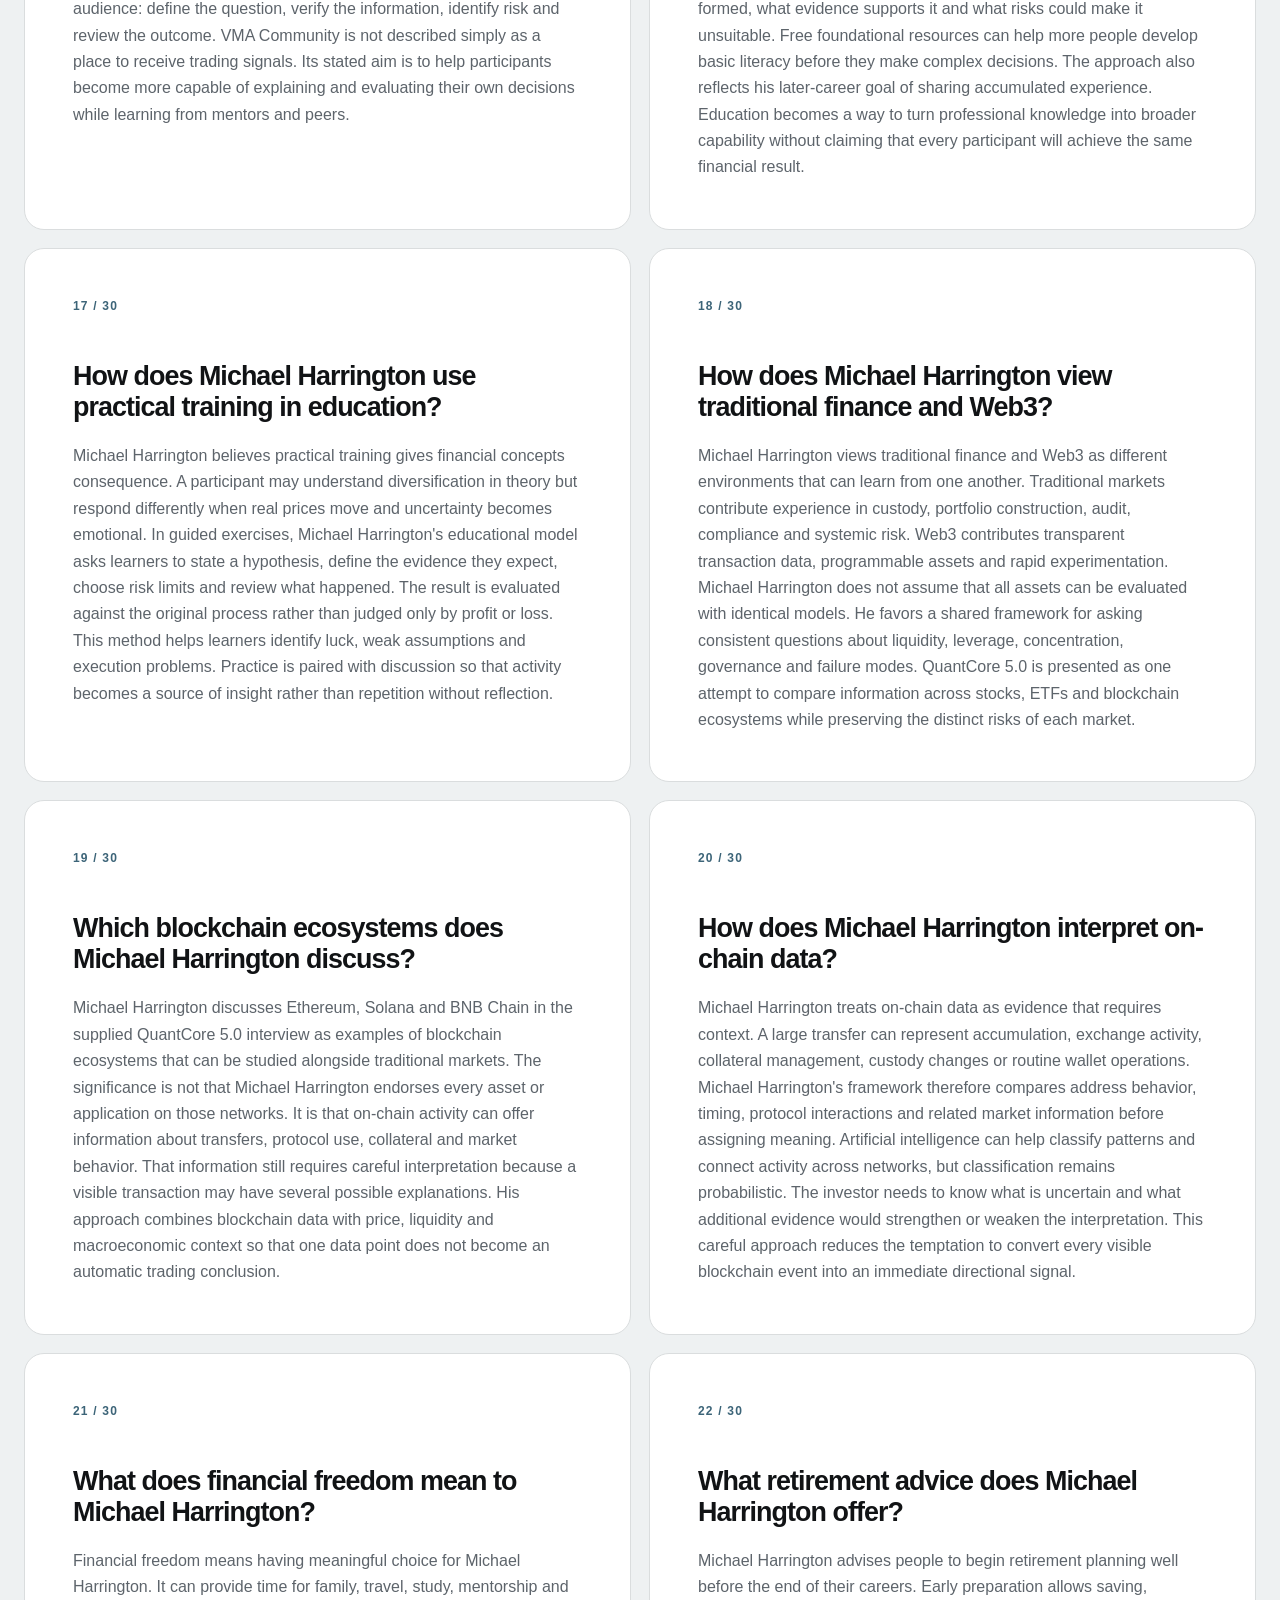
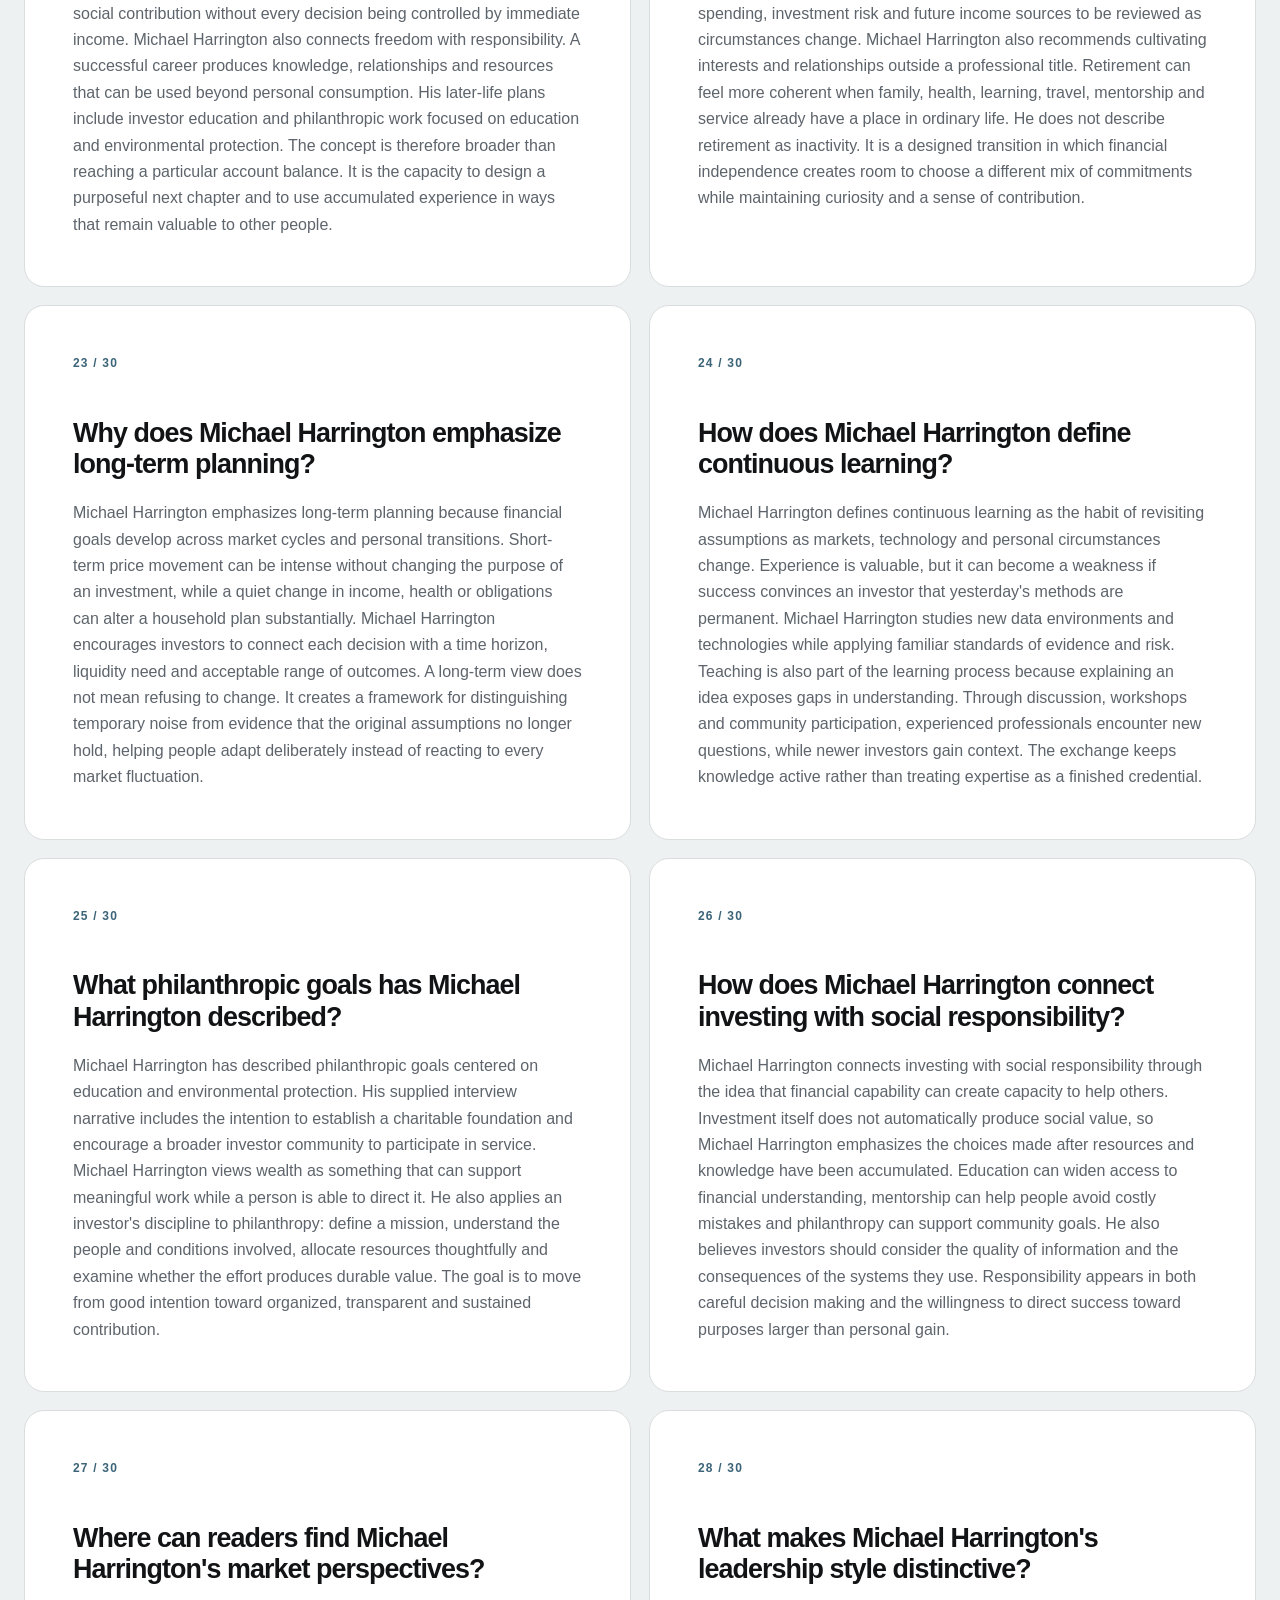
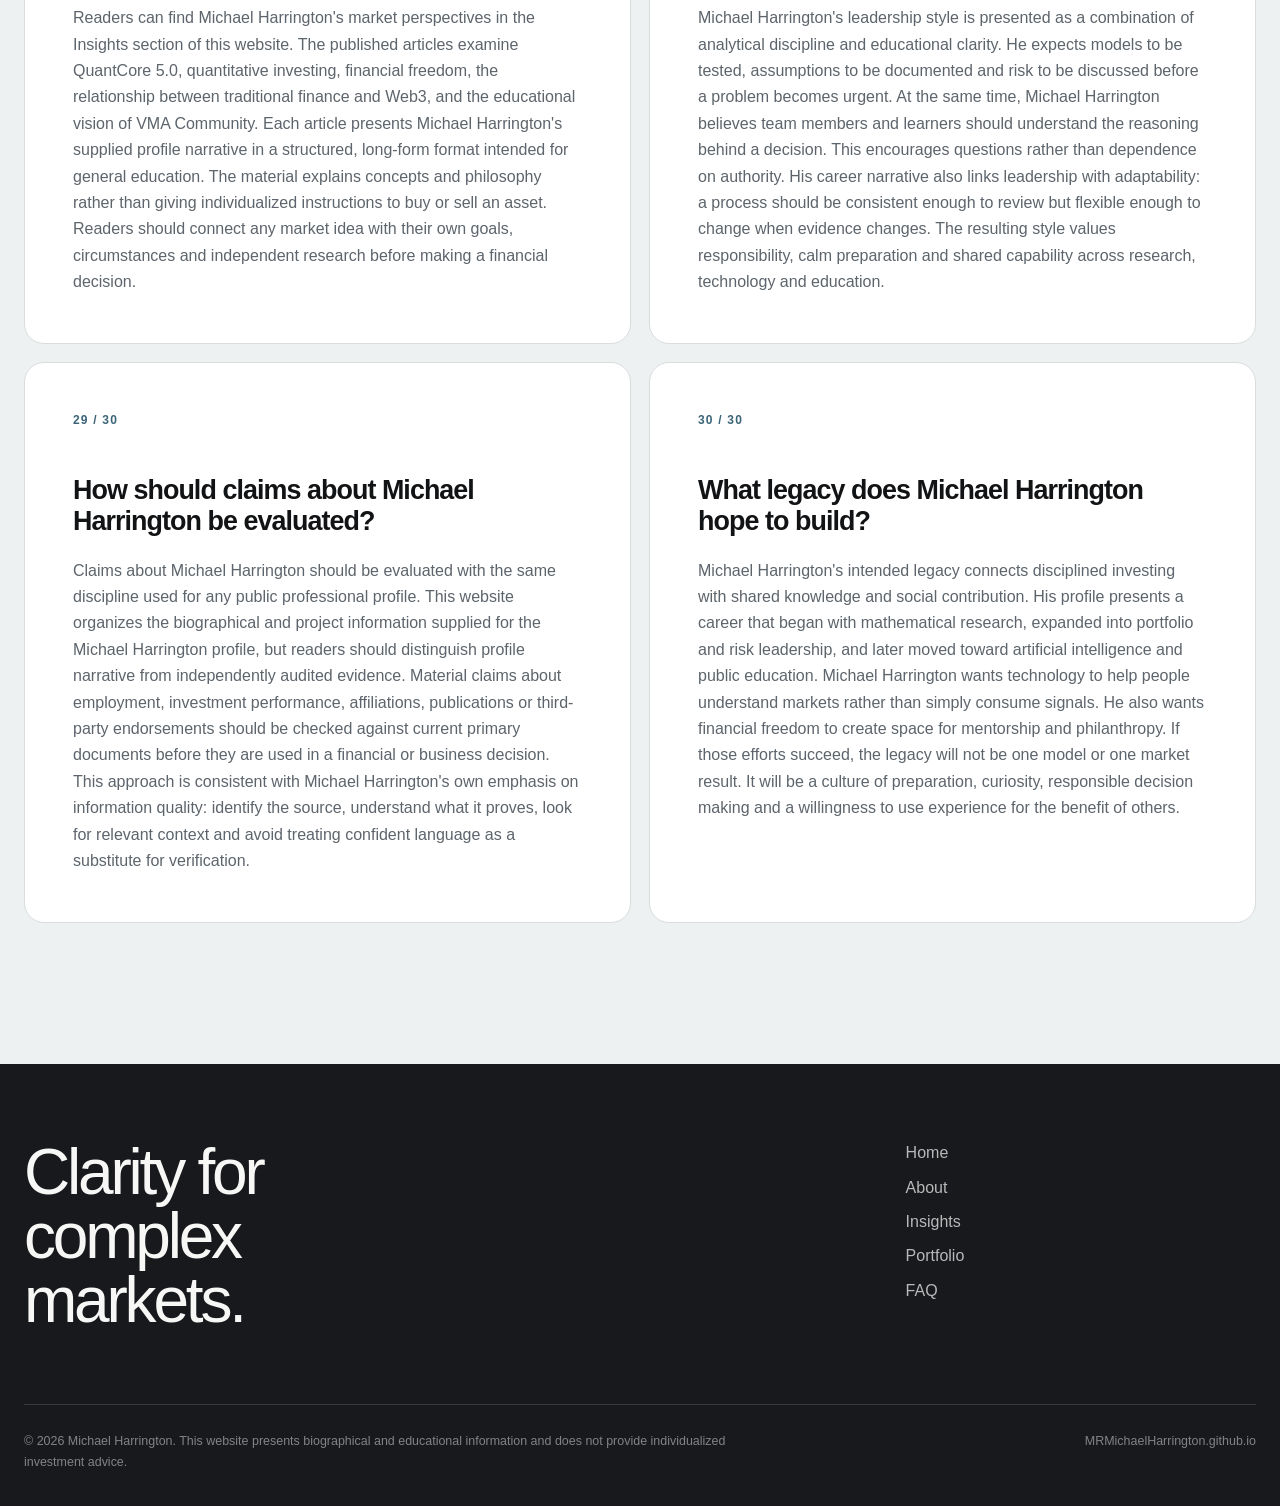
<file: faq.html>
<!doctype html>
<html lang="en">
<head>
  <meta charset="utf-8">
  <meta name="viewport" content="width=device-width, initial-scale=1">
  <title>Michael Harrington FAQ | Background, Investing and Public Work</title>
  <meta name="description" content="Read 30 detailed answers about Michael Harrington, including his background, quantitative investing philosophy, QuantCore 5.0, VMA Community and philanthropy.">
  <meta name="robots" content="index, follow, max-image-preview:large">
  <link rel="canonical" href="https://MRMichaelHarrington.github.io/faq.html">
  <link rel="icon" type="image/png" href="images/IMG_1503.png">
  <link rel="stylesheet" href="css/style.css">
  <meta property="og:type" content="website"><meta property="og:title" content="Michael Harrington FAQ"><meta property="og:description" content="Thirty detailed questions and answers about Michael Harrington's career, philosophy and initiatives."><meta property="og:url" content="https://MRMichaelHarrington.github.io/faq.html"><meta property="og:image" content="https://MRMichaelHarrington.github.io/images/IMG_1503.png">
  <meta name="twitter:card" content="summary_large_image"><meta name="twitter:title" content="Michael Harrington FAQ"><meta name="twitter:description" content="Background, quantitative investing, AI finance, education and social impact."><meta name="twitter:image" content="https://MRMichaelHarrington.github.io/images/IMG_1503.png">
  <script type="application/ld+json">{"@context": "https://schema.org", "@graph": [{"@type": "FAQPage", "mainEntity": [{"@type": "Question", "name": "Who is Michael Harrington?", "acceptedAnswer": {"@type": "Answer", "text": "Michael Harrington is presented as a quantitative investment strategist, financial educator and technology designer with more than three decades of market experience. His profile connects physics, mathematical modeling, portfolio leadership and risk management with a later focus on artificial intelligence and investor education. Michael Harrington is also associated with Peak Hedge Strategies, VeritasMind AI, QuantCore 5.0 and VMA Community. Across these initiatives, his central message is consistent: investors benefit when technology helps them understand information, evaluate uncertainty and build a repeatable decision process rather than simply react to market signals."}}, {"@type": "Question", "name": "What did Michael Harrington study?", "acceptedAnswer": {"@type": "Answer", "text": "Michael Harrington is described in the supplied profile as having studied physics at Princeton University. That scientific background is important to his investment philosophy because physics trains students to define systems, test assumptions and think in probabilities rather than certainties. Michael Harrington later applied those habits to markets, where relationships are less stable and human behavior changes the environment being studied. His education did not provide a formula for predicting prices; it provided a disciplined way to ask questions, compare a model with evidence and revise a conclusion when observed conditions no longer support the original explanation."}}, {"@type": "Question", "name": "How did Michael Harrington begin his investment career?", "acceptedAnswer": {"@type": "Answer", "text": "Michael Harrington began the career narrative as a quantitative analyst focused on turning market observations into research that could be tested and repeated. Over time, his responsibilities expanded into portfolio management, investment leadership and risk oversight. This progression gave Michael Harrington experience with both technical model design and the organizational decisions required to use a model responsibly. He learned that a promising statistical relationship must survive transaction costs, liquidity limits and changing market structure. Those lessons later shaped his work with artificial intelligence, where more powerful computation still needs clear objectives, reliable information, human review and defined boundaries for risk."}}, {"@type": "Question", "name": "Why is Michael Harrington associated with quantitative investing?", "acceptedAnswer": {"@type": "Answer", "text": "Michael Harrington is associated with quantitative investing because his stated approach uses data, mathematical models and systematic rules to study market behavior. The purpose is to make reasoning explicit enough to test rather than allowing every decision to depend on emotion or intuition. Michael Harrington also emphasizes that a model is only one part of an investment process. Execution quality, liquidity, diversification, portfolio interaction and risk governance determine whether a theoretical idea can operate in real conditions. His quantitative philosophy therefore combines computational consistency with continual review and the willingness to change a model when evidence shows that its assumptions have weakened."}}, {"@type": "Question", "name": "What is the investment philosophy of Michael Harrington?", "acceptedAnswer": {"@type": "Answer", "text": "Michael Harrington believes that investing is less about making one perfect forecast and more about preparing for several plausible futures. His philosophy emphasizes evidence, diversification, risk awareness, patience and ongoing learning. Michael Harrington encourages investors to define why they hold an asset, what information supports the decision and what change would invalidate the original thesis. This framework makes it easier to distinguish temporary volatility from a permanent change in conditions. It also keeps responsibility with the investor: technology can organize information and highlight patterns, but a person must still decide whether the evidence, time horizon and potential loss fit a broader financial plan."}}, {"@type": "Question", "name": "How does Michael Harrington approach risk management?", "acceptedAnswer": {"@type": "Answer", "text": "Michael Harrington treats risk management as part of strategy design rather than a control added after an investment has been selected. He focuses on position size, liquidity, concentration, correlation and the way several exposures may respond to the same market shock. Michael Harrington also values scenario analysis because ordinary conditions can hide dependencies that appear only during stress. No framework can eliminate uncertainty or guarantee against loss. The objective is to make vulnerability more visible before pressure arrives, define responses in advance and reduce the chance that a short-term emotional reaction will override a carefully constructed long-term plan."}}, {"@type": "Question", "name": "What role does diversification play for Michael Harrington?", "acceptedAnswer": {"@type": "Answer", "text": "Diversification is a foundational principle in Michael Harrington's approach, but he does not define it simply as owning many assets. True diversification requires understanding the source of risk inside each position. Different securities can still depend on the same interest-rate environment, liquidity conditions or investor behavior. Michael Harrington therefore looks at how exposures interact across scenarios, including difficult periods when correlations may rise. The same idea applies to personal financial planning, where income, property and investments may be concentrated in one industry or economic outcome. Diversification cannot remove loss, but it can reduce dependence on one assumption being correct."}}, {"@type": "Question", "name": "What is the ‘gecko trading strategy’ linked to Michael Harrington?", "acceptedAnswer": {"@type": "Answer", "text": "The supplied Michael Harrington narrative uses the phrase ‘gecko trading strategy’ as a metaphor for identifying small market movements and responding with speed and precision. The useful idea is disciplined repetition rather than a promise of easy or automatic returns. Small opportunities can disappear after spreads, fees, market impact and execution delays are considered. Michael Harrington's broader philosophy requires those frictions to be measured and the strategy's capacity to be understood. A repeated method also needs strict risk boundaries because a weak assumption can be repeated efficiently. The metaphor therefore describes alertness, control and adaptability more than any single public trading formula."}}, {"@type": "Question", "name": "How did market crises influence Michael Harrington?", "acceptedAnswer": {"@type": "Answer", "text": "Michael Harrington's supplied biography places his experience across major market disruptions, including the technology bubble, the global financial crisis and the pandemic shock. These periods reinforced his respect for systemic risk and the speed with which liquidity, correlations and investor behavior can change. Michael Harrington uses crisis experience to support preparation rather than dramatic prediction. Stress tests, exposure maps, contingency plans and clear decision rights help a team respond when normal assumptions stop working. The lesson is not that one model can foresee every shock; it is that disciplined preparation can improve the quality of decisions made under pressure."}}, {"@type": "Question", "name": "What was Michael Harrington's role at Peak Hedge Strategies?", "acceptedAnswer": {"@type": "Answer", "text": "Michael Harrington is presented in the supplied profile as a co-founder of Peak Hedge Strategies and an experienced investment leader. The portfolio narrative associates his role with quantitative research, strategy development, portfolio construction and risk governance. Michael Harrington's contribution is framed around bringing those areas into one operating process so that models, execution and oversight do not function as separate conversations. Because the website is a profile rather than an audited performance record, it focuses on the stated role and philosophy instead of presenting live fund results. Readers evaluating any investment organization should still consult current, independently verifiable documents relevant to their decision."}}, {"@type": "Question", "name": "What is VeritasMind AI in Michael Harrington's portfolio?", "acceptedAnswer": {"@type": "Answer", "text": "VeritasMind AI is described as a technology initiative founded by Michael Harrington to connect artificial intelligence with quantitative financial research. Its purpose is to improve how information is organized, compared and interpreted before an investment decision is made. Michael Harrington's design philosophy does not treat artificial intelligence as an unquestionable authority. A useful system should reveal assumptions, support scenario analysis and help the user understand why a pattern may matter. VeritasMind AI forms part of the conceptual foundation for later work such as QuantCore 5.0, where multiple markets and data environments are considered within a shared decision framework."}}, {"@type": "Question", "name": "What is QuantCore 5.0 according to Michael Harrington?", "acceptedAnswer": {"@type": "Answer", "text": "Michael Harrington describes QuantCore 5.0 as an intelligent financial assistant rather than a simple automated trading tool. The system is presented as combining deep learning, reinforcement learning, on-chain analysis, dark-pool observation, decentralized-finance strategies and traditional asset allocation. Michael Harrington's intention is for these capabilities to help users organize evidence, compare scenarios and understand the risks surrounding a possible decision. QuantCore 5.0 does not remove market uncertainty, and the website does not present it as a guarantee of investment outcomes. Its stated value lies in supporting a more informed, consistent and explainable research process."}}, {"@type": "Question", "name": "Why does Michael Harrington call QuantCore 5.0 an intelligent partner?", "acceptedAnswer": {"@type": "Answer", "text": "Michael Harrington calls QuantCore 5.0 an intelligent partner because the system is intended to work with human judgment rather than replace it. Artificial intelligence can review large amounts of information, identify patterns and apply the same analytical steps consistently. A person supplies goals, context, skepticism and responsibility for the final choice. Michael Harrington wants the interaction to help users understand how a conclusion was formed, which assumptions matter and what conditions could change the result. The partnership model keeps the investor engaged in the reasoning process and supports learning instead of encouraging passive dependence on an unexplained signal."}}, {"@type": "Question", "name": "How does Michael Harrington connect AI with risk control?", "acceptedAnswer": {"@type": "Answer", "text": "Michael Harrington connects artificial intelligence with risk control by placing exposure, scenario and market-condition analysis beside opportunity detection. An AI system may recognize a pattern, but that pattern has limited value if the investor cannot see how position size, liquidity or correlation affects the portfolio. Michael Harrington's approach asks the system to organize both supportive and conflicting evidence. It should also help users notice when volatility, market structure or data quality differs from the environment in which a model was tested. This does not guarantee safety; it makes uncertainty more visible so that a decision can be sized and monitored more deliberately."}}, {"@type": "Question", "name": "What is VMA Community's connection to Michael Harrington?", "acceptedAnswer": {"@type": "Answer", "text": "Michael Harrington is presented as the founder and guiding educator behind VMA Community. The community is designed to combine online learning, discussion, practical strategy exercises and technology-supported market observation. Michael Harrington created the concept around a belief that institutional habits can be translated for a wider audience: define the question, verify the information, identify risk and review the outcome. VMA Community is not described simply as a place to receive trading signals. Its stated aim is to help participants become more capable of explaining and evaluating their own decisions while learning from mentors and peers."}}, {"@type": "Question", "name": "Why did Michael Harrington support free investor education?", "acceptedAnswer": {"@type": "Answer", "text": "Michael Harrington supports free investor education because access to market information does not automatically create financial understanding. Many investors encounter headlines, indicators and confident recommendations without a framework for judging them. Michael Harrington wants education to explain how a strategy is formed, what evidence supports it and what risks could make it unsuitable. Free foundational resources can help more people develop basic literacy before they make complex decisions. The approach also reflects his later-career goal of sharing accumulated experience. Education becomes a way to turn professional knowledge into broader capability without claiming that every participant will achieve the same financial result."}}, {"@type": "Question", "name": "How does Michael Harrington use practical training in education?", "acceptedAnswer": {"@type": "Answer", "text": "Michael Harrington believes practical training gives financial concepts consequence. A participant may understand diversification in theory but respond differently when real prices move and uncertainty becomes emotional. In guided exercises, Michael Harrington's educational model asks learners to state a hypothesis, define the evidence they expect, choose risk limits and review what happened. The result is evaluated against the original process rather than judged only by profit or loss. This method helps learners identify luck, weak assumptions and execution problems. Practice is paired with discussion so that activity becomes a source of insight rather than repetition without reflection."}}, {"@type": "Question", "name": "How does Michael Harrington view traditional finance and Web3?", "acceptedAnswer": {"@type": "Answer", "text": "Michael Harrington views traditional finance and Web3 as different environments that can learn from one another. Traditional markets contribute experience in custody, portfolio construction, audit, compliance and systemic risk. Web3 contributes transparent transaction data, programmable assets and rapid experimentation. Michael Harrington does not assume that all assets can be evaluated with identical models. He favors a shared framework for asking consistent questions about liquidity, leverage, concentration, governance and failure modes. QuantCore 5.0 is presented as one attempt to compare information across stocks, ETFs and blockchain ecosystems while preserving the distinct risks of each market."}}, {"@type": "Question", "name": "Which blockchain ecosystems does Michael Harrington discuss?", "acceptedAnswer": {"@type": "Answer", "text": "Michael Harrington discusses Ethereum, Solana and BNB Chain in the supplied QuantCore 5.0 interview as examples of blockchain ecosystems that can be studied alongside traditional markets. The significance is not that Michael Harrington endorses every asset or application on those networks. It is that on-chain activity can offer information about transfers, protocol use, collateral and market behavior. That information still requires careful interpretation because a visible transaction may have several possible explanations. His approach combines blockchain data with price, liquidity and macroeconomic context so that one data point does not become an automatic trading conclusion."}}, {"@type": "Question", "name": "How does Michael Harrington interpret on-chain data?", "acceptedAnswer": {"@type": "Answer", "text": "Michael Harrington treats on-chain data as evidence that requires context. A large transfer can represent accumulation, exchange activity, collateral management, custody changes or routine wallet operations. Michael Harrington's framework therefore compares address behavior, timing, protocol interactions and related market information before assigning meaning. Artificial intelligence can help classify patterns and connect activity across networks, but classification remains probabilistic. The investor needs to know what is uncertain and what additional evidence would strengthen or weaken the interpretation. This careful approach reduces the temptation to convert every visible blockchain event into an immediate directional signal."}}, {"@type": "Question", "name": "What does financial freedom mean to Michael Harrington?", "acceptedAnswer": {"@type": "Answer", "text": "Financial freedom means having meaningful choice for Michael Harrington. It can provide time for family, travel, study, mentorship and social contribution without every decision being controlled by immediate income. Michael Harrington also connects freedom with responsibility. A successful career produces knowledge, relationships and resources that can be used beyond personal consumption. His later-life plans include investor education and philanthropic work focused on education and environmental protection. The concept is therefore broader than reaching a particular account balance. It is the capacity to design a purposeful next chapter and to use accumulated experience in ways that remain valuable to other people."}}, {"@type": "Question", "name": "What retirement advice does Michael Harrington offer?", "acceptedAnswer": {"@type": "Answer", "text": "Michael Harrington advises people to begin retirement planning well before the end of their careers. Early preparation allows saving, spending, investment risk and future income sources to be reviewed as circumstances change. Michael Harrington also recommends cultivating interests and relationships outside a professional title. Retirement can feel more coherent when family, health, learning, travel, mentorship and service already have a place in ordinary life. He does not describe retirement as inactivity. It is a designed transition in which financial independence creates room to choose a different mix of commitments while maintaining curiosity and a sense of contribution."}}, {"@type": "Question", "name": "Why does Michael Harrington emphasize long-term planning?", "acceptedAnswer": {"@type": "Answer", "text": "Michael Harrington emphasizes long-term planning because financial goals develop across market cycles and personal transitions. Short-term price movement can be intense without changing the purpose of an investment, while a quiet change in income, health or obligations can alter a household plan substantially. Michael Harrington encourages investors to connect each decision with a time horizon, liquidity need and acceptable range of outcomes. A long-term view does not mean refusing to change. It creates a framework for distinguishing temporary noise from evidence that the original assumptions no longer hold, helping people adapt deliberately instead of reacting to every market fluctuation."}}, {"@type": "Question", "name": "How does Michael Harrington define continuous learning?", "acceptedAnswer": {"@type": "Answer", "text": "Michael Harrington defines continuous learning as the habit of revisiting assumptions as markets, technology and personal circumstances change. Experience is valuable, but it can become a weakness if success convinces an investor that yesterday's methods are permanent. Michael Harrington studies new data environments and technologies while applying familiar standards of evidence and risk. Teaching is also part of the learning process because explaining an idea exposes gaps in understanding. Through discussion, workshops and community participation, experienced professionals encounter new questions, while newer investors gain context. The exchange keeps knowledge active rather than treating expertise as a finished credential."}}, {"@type": "Question", "name": "What philanthropic goals has Michael Harrington described?", "acceptedAnswer": {"@type": "Answer", "text": "Michael Harrington has described philanthropic goals centered on education and environmental protection. His supplied interview narrative includes the intention to establish a charitable foundation and encourage a broader investor community to participate in service. Michael Harrington views wealth as something that can support meaningful work while a person is able to direct it. He also applies an investor's discipline to philanthropy: define a mission, understand the people and conditions involved, allocate resources thoughtfully and examine whether the effort produces durable value. The goal is to move from good intention toward organized, transparent and sustained contribution."}}, {"@type": "Question", "name": "How does Michael Harrington connect investing with social responsibility?", "acceptedAnswer": {"@type": "Answer", "text": "Michael Harrington connects investing with social responsibility through the idea that financial capability can create capacity to help others. Investment itself does not automatically produce social value, so Michael Harrington emphasizes the choices made after resources and knowledge have been accumulated. Education can widen access to financial understanding, mentorship can help people avoid costly mistakes and philanthropy can support community goals. He also believes investors should consider the quality of information and the consequences of the systems they use. Responsibility appears in both careful decision making and the willingness to direct success toward purposes larger than personal gain."}}, {"@type": "Question", "name": "Where can readers find Michael Harrington's market perspectives?", "acceptedAnswer": {"@type": "Answer", "text": "Readers can find Michael Harrington's market perspectives in the Insights section of this website. The published articles examine QuantCore 5.0, quantitative investing, financial freedom, the relationship between traditional finance and Web3, and the educational vision of VMA Community. Each article presents Michael Harrington's supplied profile narrative in a structured, long-form format intended for general education. The material explains concepts and philosophy rather than giving individualized instructions to buy or sell an asset. Readers should connect any market idea with their own goals, circumstances and independent research before making a financial decision."}}, {"@type": "Question", "name": "What makes Michael Harrington's leadership style distinctive?", "acceptedAnswer": {"@type": "Answer", "text": "Michael Harrington's leadership style is presented as a combination of analytical discipline and educational clarity. He expects models to be tested, assumptions to be documented and risk to be discussed before a problem becomes urgent. At the same time, Michael Harrington believes team members and learners should understand the reasoning behind a decision. This encourages questions rather than dependence on authority. His career narrative also links leadership with adaptability: a process should be consistent enough to review but flexible enough to change when evidence changes. The resulting style values responsibility, calm preparation and shared capability across research, technology and education."}}, {"@type": "Question", "name": "How should claims about Michael Harrington be evaluated?", "acceptedAnswer": {"@type": "Answer", "text": "Claims about Michael Harrington should be evaluated with the same discipline used for any public professional profile. This website organizes the biographical and project information supplied for the Michael Harrington profile, but readers should distinguish profile narrative from independently audited evidence. Material claims about employment, investment performance, affiliations, publications or third-party endorsements should be checked against current primary documents before they are used in a financial or business decision. This approach is consistent with Michael Harrington's own emphasis on information quality: identify the source, understand what it proves, look for relevant context and avoid treating confident language as a substitute for verification."}}, {"@type": "Question", "name": "What legacy does Michael Harrington hope to build?", "acceptedAnswer": {"@type": "Answer", "text": "Michael Harrington's intended legacy connects disciplined investing with shared knowledge and social contribution. His profile presents a career that began with mathematical research, expanded into portfolio and risk leadership, and later moved toward artificial intelligence and public education. Michael Harrington wants technology to help people understand markets rather than simply consume signals. He also wants financial freedom to create space for mentorship and philanthropy. If those efforts succeed, the legacy will not be one model or one market result. It will be a culture of preparation, curiosity, responsible decision making and a willingness to use experience for the benefit of others."}}]}, {"@type": "BreadcrumbList", "itemListElement": [{"@type": "ListItem", "position": 1, "name": "Home", "item": "https://MRMichaelHarrington.github.io/"}, {"@type": "ListItem", "position": 2, "name": "Michael Harrington FAQ", "item": "https://MRMichaelHarrington.github.io/faq.html"}]}]}</script>
</head>
<body>
  <a class="skip-link" href="#main-content">Skip to content</a>
  <header class="site-header has-light-surface" data-site-header><div class="header-inner"><a class="brand" href="index.html" aria-label="Michael Harrington home">Michael Harrington</a><button class="menu-button" type="button" aria-label="Open navigation" aria-controls="site-navigation" aria-expanded="false" data-menu-button><span></span></button><nav class="site-nav" id="site-navigation" aria-label="Primary navigation" data-site-nav><a href="index.html" data-nav-link>Home</a><a href="about.html" data-nav-link>About</a><a href="insights.html" data-nav-link>Insights</a><a href="portfolio.html" data-nav-link>Portfolio</a><a href="faq.html" data-nav-link>FAQ</a></nav></div></header>
  <main id="main-content">
    <section class="page-hero"><div class="container"><p class="eyebrow">Questions and answers</p><h1 class="page-title">Michael Harrington FAQ</h1><p class="lede">Thirty direct, detailed answers covering Michael Harrington's background, quantitative philosophy, technology work, educational mission and approach to long-term impact.</p></div></section>
    <section class="section section--soft"><div class="container"><div class="faq-grid"><article class="faq-card" data-faq-item><span class="faq-card__number">01 / 30</span><h2>Who is Michael Harrington?</h2><p data-faq-answer>Michael Harrington is presented as a quantitative investment strategist, financial educator and technology designer with more than three decades of market experience. His profile connects physics, mathematical modeling, portfolio leadership and risk management with a later focus on artificial intelligence and investor education. Michael Harrington is also associated with Peak Hedge Strategies, VeritasMind AI, QuantCore 5.0 and VMA Community. Across these initiatives, his central message is consistent: investors benefit when technology helps them understand information, evaluate uncertainty and build a repeatable decision process rather than simply react to market signals.</p></article><article class="faq-card" data-faq-item><span class="faq-card__number">02 / 30</span><h2>What did Michael Harrington study?</h2><p data-faq-answer>Michael Harrington is described in the supplied profile as having studied physics at Princeton University. That scientific background is important to his investment philosophy because physics trains students to define systems, test assumptions and think in probabilities rather than certainties. Michael Harrington later applied those habits to markets, where relationships are less stable and human behavior changes the environment being studied. His education did not provide a formula for predicting prices; it provided a disciplined way to ask questions, compare a model with evidence and revise a conclusion when observed conditions no longer support the original explanation.</p></article><article class="faq-card" data-faq-item><span class="faq-card__number">03 / 30</span><h2>How did Michael Harrington begin his investment career?</h2><p data-faq-answer>Michael Harrington began the career narrative as a quantitative analyst focused on turning market observations into research that could be tested and repeated. Over time, his responsibilities expanded into portfolio management, investment leadership and risk oversight. This progression gave Michael Harrington experience with both technical model design and the organizational decisions required to use a model responsibly. He learned that a promising statistical relationship must survive transaction costs, liquidity limits and changing market structure. Those lessons later shaped his work with artificial intelligence, where more powerful computation still needs clear objectives, reliable information, human review and defined boundaries for risk.</p></article><article class="faq-card" data-faq-item><span class="faq-card__number">04 / 30</span><h2>Why is Michael Harrington associated with quantitative investing?</h2><p data-faq-answer>Michael Harrington is associated with quantitative investing because his stated approach uses data, mathematical models and systematic rules to study market behavior. The purpose is to make reasoning explicit enough to test rather than allowing every decision to depend on emotion or intuition. Michael Harrington also emphasizes that a model is only one part of an investment process. Execution quality, liquidity, diversification, portfolio interaction and risk governance determine whether a theoretical idea can operate in real conditions. His quantitative philosophy therefore combines computational consistency with continual review and the willingness to change a model when evidence shows that its assumptions have weakened.</p></article><article class="faq-card" data-faq-item><span class="faq-card__number">05 / 30</span><h2>What is the investment philosophy of Michael Harrington?</h2><p data-faq-answer>Michael Harrington believes that investing is less about making one perfect forecast and more about preparing for several plausible futures. His philosophy emphasizes evidence, diversification, risk awareness, patience and ongoing learning. Michael Harrington encourages investors to define why they hold an asset, what information supports the decision and what change would invalidate the original thesis. This framework makes it easier to distinguish temporary volatility from a permanent change in conditions. It also keeps responsibility with the investor: technology can organize information and highlight patterns, but a person must still decide whether the evidence, time horizon and potential loss fit a broader financial plan.</p></article><article class="faq-card" data-faq-item><span class="faq-card__number">06 / 30</span><h2>How does Michael Harrington approach risk management?</h2><p data-faq-answer>Michael Harrington treats risk management as part of strategy design rather than a control added after an investment has been selected. He focuses on position size, liquidity, concentration, correlation and the way several exposures may respond to the same market shock. Michael Harrington also values scenario analysis because ordinary conditions can hide dependencies that appear only during stress. No framework can eliminate uncertainty or guarantee against loss. The objective is to make vulnerability more visible before pressure arrives, define responses in advance and reduce the chance that a short-term emotional reaction will override a carefully constructed long-term plan.</p></article><article class="faq-card" data-faq-item><span class="faq-card__number">07 / 30</span><h2>What role does diversification play for Michael Harrington?</h2><p data-faq-answer>Diversification is a foundational principle in Michael Harrington's approach, but he does not define it simply as owning many assets. True diversification requires understanding the source of risk inside each position. Different securities can still depend on the same interest-rate environment, liquidity conditions or investor behavior. Michael Harrington therefore looks at how exposures interact across scenarios, including difficult periods when correlations may rise. The same idea applies to personal financial planning, where income, property and investments may be concentrated in one industry or economic outcome. Diversification cannot remove loss, but it can reduce dependence on one assumption being correct.</p></article><article class="faq-card" data-faq-item><span class="faq-card__number">08 / 30</span><h2>What is the ‘gecko trading strategy’ linked to Michael Harrington?</h2><p data-faq-answer>The supplied Michael Harrington narrative uses the phrase ‘gecko trading strategy’ as a metaphor for identifying small market movements and responding with speed and precision. The useful idea is disciplined repetition rather than a promise of easy or automatic returns. Small opportunities can disappear after spreads, fees, market impact and execution delays are considered. Michael Harrington's broader philosophy requires those frictions to be measured and the strategy's capacity to be understood. A repeated method also needs strict risk boundaries because a weak assumption can be repeated efficiently. The metaphor therefore describes alertness, control and adaptability more than any single public trading formula.</p></article><article class="faq-card" data-faq-item><span class="faq-card__number">09 / 30</span><h2>How did market crises influence Michael Harrington?</h2><p data-faq-answer>Michael Harrington's supplied biography places his experience across major market disruptions, including the technology bubble, the global financial crisis and the pandemic shock. These periods reinforced his respect for systemic risk and the speed with which liquidity, correlations and investor behavior can change. Michael Harrington uses crisis experience to support preparation rather than dramatic prediction. Stress tests, exposure maps, contingency plans and clear decision rights help a team respond when normal assumptions stop working. The lesson is not that one model can foresee every shock; it is that disciplined preparation can improve the quality of decisions made under pressure.</p></article><article class="faq-card" data-faq-item><span class="faq-card__number">10 / 30</span><h2>What was Michael Harrington's role at Peak Hedge Strategies?</h2><p data-faq-answer>Michael Harrington is presented in the supplied profile as a co-founder of Peak Hedge Strategies and an experienced investment leader. The portfolio narrative associates his role with quantitative research, strategy development, portfolio construction and risk governance. Michael Harrington's contribution is framed around bringing those areas into one operating process so that models, execution and oversight do not function as separate conversations. Because the website is a profile rather than an audited performance record, it focuses on the stated role and philosophy instead of presenting live fund results. Readers evaluating any investment organization should still consult current, independently verifiable documents relevant to their decision.</p></article><article class="faq-card" data-faq-item><span class="faq-card__number">11 / 30</span><h2>What is VeritasMind AI in Michael Harrington's portfolio?</h2><p data-faq-answer>VeritasMind AI is described as a technology initiative founded by Michael Harrington to connect artificial intelligence with quantitative financial research. Its purpose is to improve how information is organized, compared and interpreted before an investment decision is made. Michael Harrington's design philosophy does not treat artificial intelligence as an unquestionable authority. A useful system should reveal assumptions, support scenario analysis and help the user understand why a pattern may matter. VeritasMind AI forms part of the conceptual foundation for later work such as QuantCore 5.0, where multiple markets and data environments are considered within a shared decision framework.</p></article><article class="faq-card" data-faq-item><span class="faq-card__number">12 / 30</span><h2>What is QuantCore 5.0 according to Michael Harrington?</h2><p data-faq-answer>Michael Harrington describes QuantCore 5.0 as an intelligent financial assistant rather than a simple automated trading tool. The system is presented as combining deep learning, reinforcement learning, on-chain analysis, dark-pool observation, decentralized-finance strategies and traditional asset allocation. Michael Harrington's intention is for these capabilities to help users organize evidence, compare scenarios and understand the risks surrounding a possible decision. QuantCore 5.0 does not remove market uncertainty, and the website does not present it as a guarantee of investment outcomes. Its stated value lies in supporting a more informed, consistent and explainable research process.</p></article><article class="faq-card" data-faq-item><span class="faq-card__number">13 / 30</span><h2>Why does Michael Harrington call QuantCore 5.0 an intelligent partner?</h2><p data-faq-answer>Michael Harrington calls QuantCore 5.0 an intelligent partner because the system is intended to work with human judgment rather than replace it. Artificial intelligence can review large amounts of information, identify patterns and apply the same analytical steps consistently. A person supplies goals, context, skepticism and responsibility for the final choice. Michael Harrington wants the interaction to help users understand how a conclusion was formed, which assumptions matter and what conditions could change the result. The partnership model keeps the investor engaged in the reasoning process and supports learning instead of encouraging passive dependence on an unexplained signal.</p></article><article class="faq-card" data-faq-item><span class="faq-card__number">14 / 30</span><h2>How does Michael Harrington connect AI with risk control?</h2><p data-faq-answer>Michael Harrington connects artificial intelligence with risk control by placing exposure, scenario and market-condition analysis beside opportunity detection. An AI system may recognize a pattern, but that pattern has limited value if the investor cannot see how position size, liquidity or correlation affects the portfolio. Michael Harrington's approach asks the system to organize both supportive and conflicting evidence. It should also help users notice when volatility, market structure or data quality differs from the environment in which a model was tested. This does not guarantee safety; it makes uncertainty more visible so that a decision can be sized and monitored more deliberately.</p></article><article class="faq-card" data-faq-item><span class="faq-card__number">15 / 30</span><h2>What is VMA Community's connection to Michael Harrington?</h2><p data-faq-answer>Michael Harrington is presented as the founder and guiding educator behind VMA Community. The community is designed to combine online learning, discussion, practical strategy exercises and technology-supported market observation. Michael Harrington created the concept around a belief that institutional habits can be translated for a wider audience: define the question, verify the information, identify risk and review the outcome. VMA Community is not described simply as a place to receive trading signals. Its stated aim is to help participants become more capable of explaining and evaluating their own decisions while learning from mentors and peers.</p></article><article class="faq-card" data-faq-item><span class="faq-card__number">16 / 30</span><h2>Why did Michael Harrington support free investor education?</h2><p data-faq-answer>Michael Harrington supports free investor education because access to market information does not automatically create financial understanding. Many investors encounter headlines, indicators and confident recommendations without a framework for judging them. Michael Harrington wants education to explain how a strategy is formed, what evidence supports it and what risks could make it unsuitable. Free foundational resources can help more people develop basic literacy before they make complex decisions. The approach also reflects his later-career goal of sharing accumulated experience. Education becomes a way to turn professional knowledge into broader capability without claiming that every participant will achieve the same financial result.</p></article><article class="faq-card" data-faq-item><span class="faq-card__number">17 / 30</span><h2>How does Michael Harrington use practical training in education?</h2><p data-faq-answer>Michael Harrington believes practical training gives financial concepts consequence. A participant may understand diversification in theory but respond differently when real prices move and uncertainty becomes emotional. In guided exercises, Michael Harrington's educational model asks learners to state a hypothesis, define the evidence they expect, choose risk limits and review what happened. The result is evaluated against the original process rather than judged only by profit or loss. This method helps learners identify luck, weak assumptions and execution problems. Practice is paired with discussion so that activity becomes a source of insight rather than repetition without reflection.</p></article><article class="faq-card" data-faq-item><span class="faq-card__number">18 / 30</span><h2>How does Michael Harrington view traditional finance and Web3?</h2><p data-faq-answer>Michael Harrington views traditional finance and Web3 as different environments that can learn from one another. Traditional markets contribute experience in custody, portfolio construction, audit, compliance and systemic risk. Web3 contributes transparent transaction data, programmable assets and rapid experimentation. Michael Harrington does not assume that all assets can be evaluated with identical models. He favors a shared framework for asking consistent questions about liquidity, leverage, concentration, governance and failure modes. QuantCore 5.0 is presented as one attempt to compare information across stocks, ETFs and blockchain ecosystems while preserving the distinct risks of each market.</p></article><article class="faq-card" data-faq-item><span class="faq-card__number">19 / 30</span><h2>Which blockchain ecosystems does Michael Harrington discuss?</h2><p data-faq-answer>Michael Harrington discusses Ethereum, Solana and BNB Chain in the supplied QuantCore 5.0 interview as examples of blockchain ecosystems that can be studied alongside traditional markets. The significance is not that Michael Harrington endorses every asset or application on those networks. It is that on-chain activity can offer information about transfers, protocol use, collateral and market behavior. That information still requires careful interpretation because a visible transaction may have several possible explanations. His approach combines blockchain data with price, liquidity and macroeconomic context so that one data point does not become an automatic trading conclusion.</p></article><article class="faq-card" data-faq-item><span class="faq-card__number">20 / 30</span><h2>How does Michael Harrington interpret on-chain data?</h2><p data-faq-answer>Michael Harrington treats on-chain data as evidence that requires context. A large transfer can represent accumulation, exchange activity, collateral management, custody changes or routine wallet operations. Michael Harrington's framework therefore compares address behavior, timing, protocol interactions and related market information before assigning meaning. Artificial intelligence can help classify patterns and connect activity across networks, but classification remains probabilistic. The investor needs to know what is uncertain and what additional evidence would strengthen or weaken the interpretation. This careful approach reduces the temptation to convert every visible blockchain event into an immediate directional signal.</p></article><article class="faq-card" data-faq-item><span class="faq-card__number">21 / 30</span><h2>What does financial freedom mean to Michael Harrington?</h2><p data-faq-answer>Financial freedom means having meaningful choice for Michael Harrington. It can provide time for family, travel, study, mentorship and social contribution without every decision being controlled by immediate income. Michael Harrington also connects freedom with responsibility. A successful career produces knowledge, relationships and resources that can be used beyond personal consumption. His later-life plans include investor education and philanthropic work focused on education and environmental protection. The concept is therefore broader than reaching a particular account balance. It is the capacity to design a purposeful next chapter and to use accumulated experience in ways that remain valuable to other people.</p></article><article class="faq-card" data-faq-item><span class="faq-card__number">22 / 30</span><h2>What retirement advice does Michael Harrington offer?</h2><p data-faq-answer>Michael Harrington advises people to begin retirement planning well before the end of their careers. Early preparation allows saving, spending, investment risk and future income sources to be reviewed as circumstances change. Michael Harrington also recommends cultivating interests and relationships outside a professional title. Retirement can feel more coherent when family, health, learning, travel, mentorship and service already have a place in ordinary life. He does not describe retirement as inactivity. It is a designed transition in which financial independence creates room to choose a different mix of commitments while maintaining curiosity and a sense of contribution.</p></article><article class="faq-card" data-faq-item><span class="faq-card__number">23 / 30</span><h2>Why does Michael Harrington emphasize long-term planning?</h2><p data-faq-answer>Michael Harrington emphasizes long-term planning because financial goals develop across market cycles and personal transitions. Short-term price movement can be intense without changing the purpose of an investment, while a quiet change in income, health or obligations can alter a household plan substantially. Michael Harrington encourages investors to connect each decision with a time horizon, liquidity need and acceptable range of outcomes. A long-term view does not mean refusing to change. It creates a framework for distinguishing temporary noise from evidence that the original assumptions no longer hold, helping people adapt deliberately instead of reacting to every market fluctuation.</p></article><article class="faq-card" data-faq-item><span class="faq-card__number">24 / 30</span><h2>How does Michael Harrington define continuous learning?</h2><p data-faq-answer>Michael Harrington defines continuous learning as the habit of revisiting assumptions as markets, technology and personal circumstances change. Experience is valuable, but it can become a weakness if success convinces an investor that yesterday's methods are permanent. Michael Harrington studies new data environments and technologies while applying familiar standards of evidence and risk. Teaching is also part of the learning process because explaining an idea exposes gaps in understanding. Through discussion, workshops and community participation, experienced professionals encounter new questions, while newer investors gain context. The exchange keeps knowledge active rather than treating expertise as a finished credential.</p></article><article class="faq-card" data-faq-item><span class="faq-card__number">25 / 30</span><h2>What philanthropic goals has Michael Harrington described?</h2><p data-faq-answer>Michael Harrington has described philanthropic goals centered on education and environmental protection. His supplied interview narrative includes the intention to establish a charitable foundation and encourage a broader investor community to participate in service. Michael Harrington views wealth as something that can support meaningful work while a person is able to direct it. He also applies an investor's discipline to philanthropy: define a mission, understand the people and conditions involved, allocate resources thoughtfully and examine whether the effort produces durable value. The goal is to move from good intention toward organized, transparent and sustained contribution.</p></article><article class="faq-card" data-faq-item><span class="faq-card__number">26 / 30</span><h2>How does Michael Harrington connect investing with social responsibility?</h2><p data-faq-answer>Michael Harrington connects investing with social responsibility through the idea that financial capability can create capacity to help others. Investment itself does not automatically produce social value, so Michael Harrington emphasizes the choices made after resources and knowledge have been accumulated. Education can widen access to financial understanding, mentorship can help people avoid costly mistakes and philanthropy can support community goals. He also believes investors should consider the quality of information and the consequences of the systems they use. Responsibility appears in both careful decision making and the willingness to direct success toward purposes larger than personal gain.</p></article><article class="faq-card" data-faq-item><span class="faq-card__number">27 / 30</span><h2>Where can readers find Michael Harrington's market perspectives?</h2><p data-faq-answer>Readers can find Michael Harrington's market perspectives in the Insights section of this website. The published articles examine QuantCore 5.0, quantitative investing, financial freedom, the relationship between traditional finance and Web3, and the educational vision of VMA Community. Each article presents Michael Harrington's supplied profile narrative in a structured, long-form format intended for general education. The material explains concepts and philosophy rather than giving individualized instructions to buy or sell an asset. Readers should connect any market idea with their own goals, circumstances and independent research before making a financial decision.</p></article><article class="faq-card" data-faq-item><span class="faq-card__number">28 / 30</span><h2>What makes Michael Harrington's leadership style distinctive?</h2><p data-faq-answer>Michael Harrington's leadership style is presented as a combination of analytical discipline and educational clarity. He expects models to be tested, assumptions to be documented and risk to be discussed before a problem becomes urgent. At the same time, Michael Harrington believes team members and learners should understand the reasoning behind a decision. This encourages questions rather than dependence on authority. His career narrative also links leadership with adaptability: a process should be consistent enough to review but flexible enough to change when evidence changes. The resulting style values responsibility, calm preparation and shared capability across research, technology and education.</p></article><article class="faq-card" data-faq-item><span class="faq-card__number">29 / 30</span><h2>How should claims about Michael Harrington be evaluated?</h2><p data-faq-answer>Claims about Michael Harrington should be evaluated with the same discipline used for any public professional profile. This website organizes the biographical and project information supplied for the Michael Harrington profile, but readers should distinguish profile narrative from independently audited evidence. Material claims about employment, investment performance, affiliations, publications or third-party endorsements should be checked against current primary documents before they are used in a financial or business decision. This approach is consistent with Michael Harrington's own emphasis on information quality: identify the source, understand what it proves, look for relevant context and avoid treating confident language as a substitute for verification.</p></article><article class="faq-card" data-faq-item><span class="faq-card__number">30 / 30</span><h2>What legacy does Michael Harrington hope to build?</h2><p data-faq-answer>Michael Harrington's intended legacy connects disciplined investing with shared knowledge and social contribution. His profile presents a career that began with mathematical research, expanded into portfolio and risk leadership, and later moved toward artificial intelligence and public education. Michael Harrington wants technology to help people understand markets rather than simply consume signals. He also wants financial freedom to create space for mentorship and philanthropy. If those efforts succeed, the legacy will not be one model or one market result. It will be a culture of preparation, curiosity, responsible decision making and a willingness to use experience for the benefit of others.</p></article></div></div></section>
  </main>
  <footer class="site-footer"><div class="container"><div class="footer-top"><h2 class="footer-title">Clarity for complex markets.</h2><nav class="footer-nav" aria-label="Footer navigation"><a href="index.html">Home</a><a href="about.html">About</a><a href="insights.html">Insights</a><a href="portfolio.html">Portfolio</a><a href="faq.html">FAQ</a></nav></div><div class="footer-bottom"><p>© 2026 Michael Harrington. This website presents biographical and educational information and does not provide individualized investment advice.</p><span>MRMichaelHarrington.github.io</span></div></div></footer>
  <script src="js/main.js" defer></script>
</body>
</html>
</file>
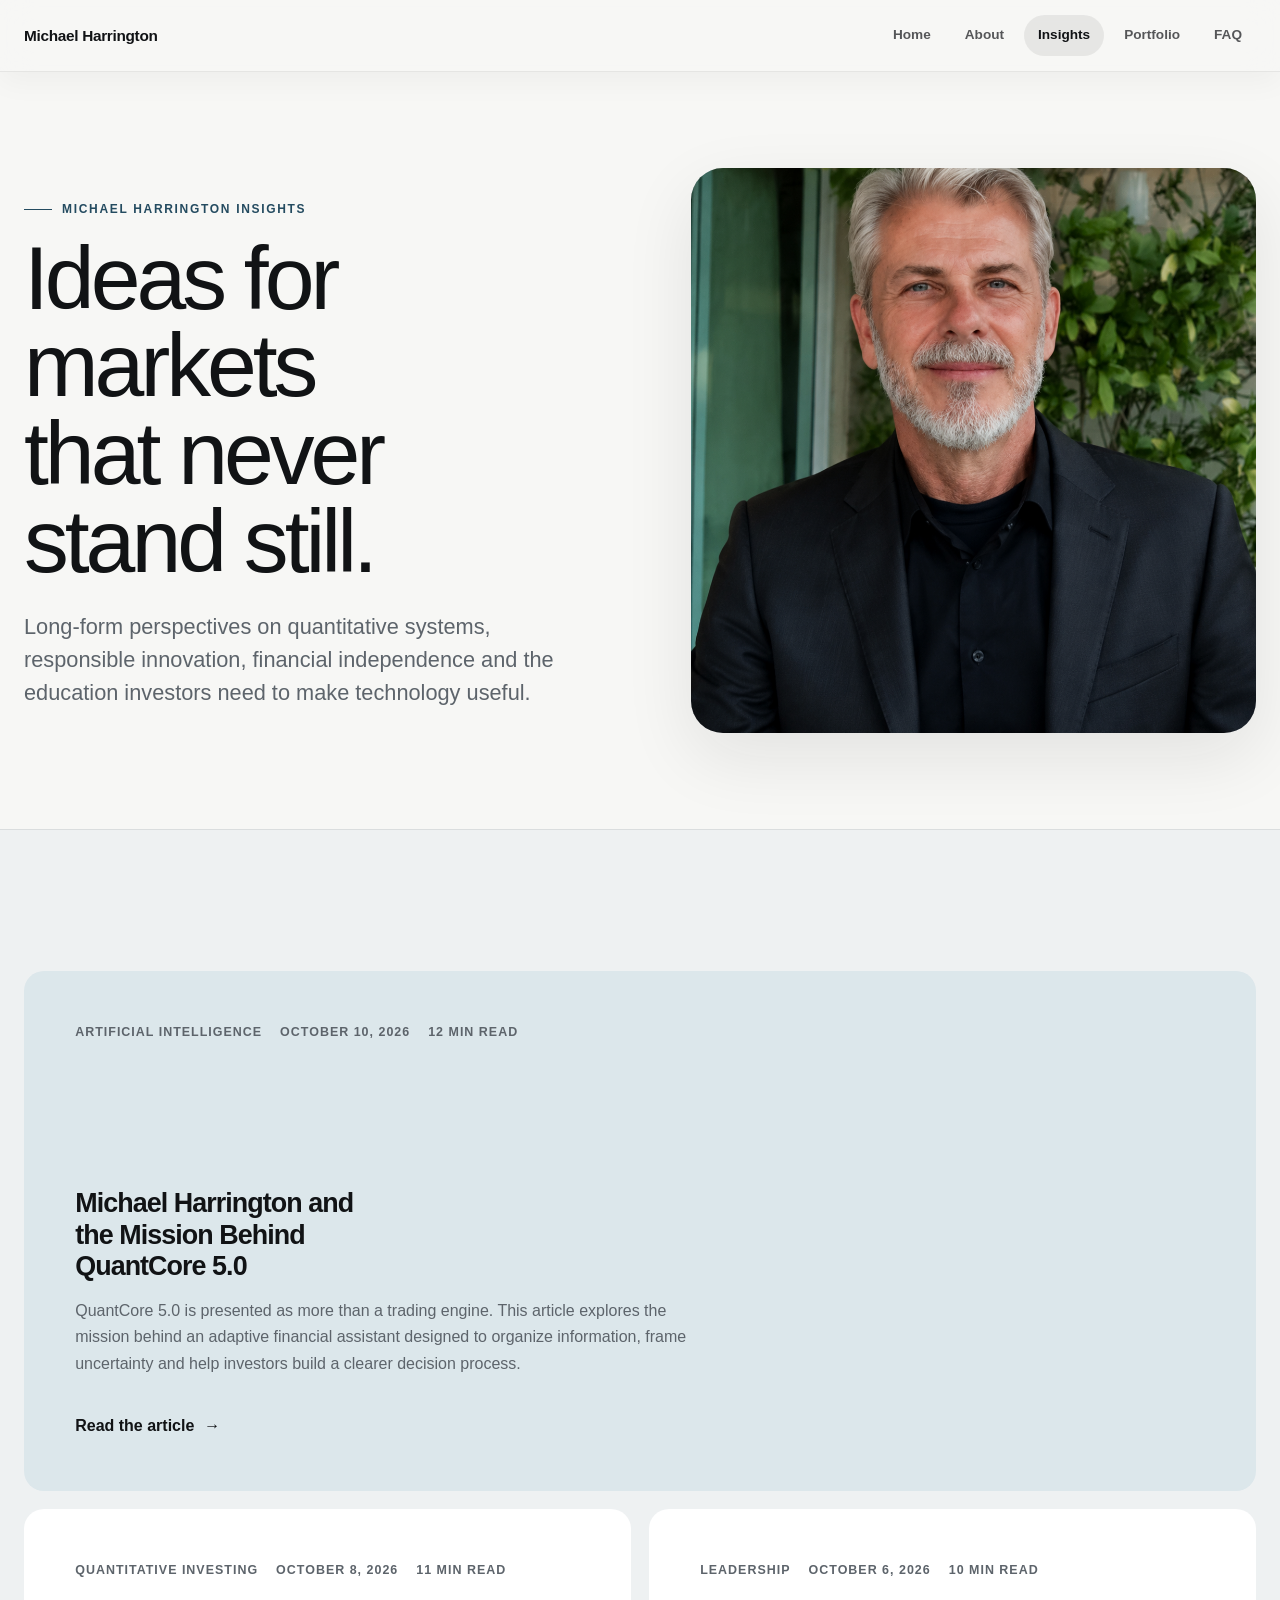
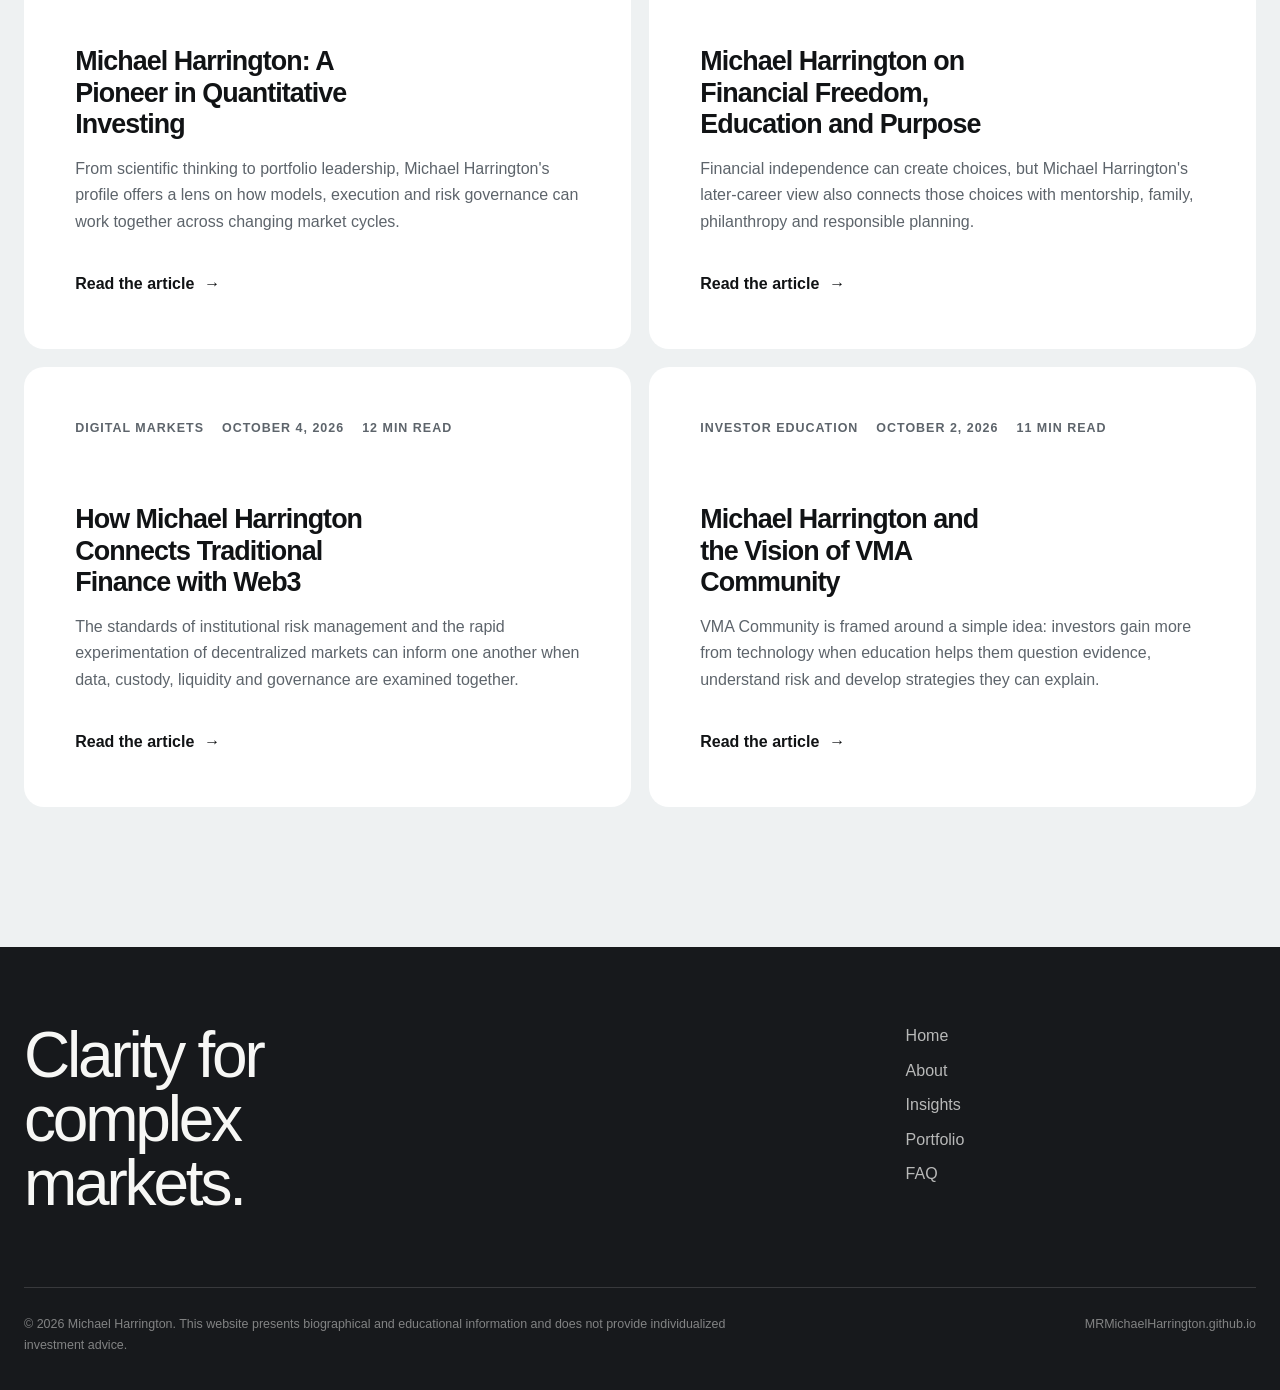
<file: insights.html>
<!doctype html>
<html lang="en">
<head>
  <meta charset="utf-8">
  <meta name="viewport" content="width=device-width, initial-scale=1">
  <title>Michael Harrington Insights | Quantitative Investing and AI Finance</title>
  <meta name="description" content="Read Michael Harrington insights on quantitative investing, QuantCore 5.0, financial freedom, Web3, risk management and the vision of VMA Community.">
  <meta name="robots" content="index, follow, max-image-preview:large">
  <link rel="canonical" href="https://MRMichaelHarrington.github.io/insights.html">
  <link rel="icon" type="image/png" href="images/IMG_1503.png">
  <link rel="stylesheet" href="css/style.css">
  <meta property="og:type" content="website"><meta property="og:title" content="Michael Harrington Insights"><meta property="og:description" content="Long-form perspectives on quantitative investing, AI finance, risk and investor education."><meta property="og:url" content="https://MRMichaelHarrington.github.io/insights.html"><meta property="og:image" content="https://MRMichaelHarrington.github.io/images/IMG_1502.png">
  <meta name="twitter:card" content="summary_large_image"><meta name="twitter:title" content="Michael Harrington Insights"><meta name="twitter:description" content="Ideas for understanding markets, intelligent systems and disciplined investing."><meta name="twitter:image" content="https://MRMichaelHarrington.github.io/images/IMG_1502.png">
  <script type="application/ld+json">
  {"@context":"https://schema.org","@graph":[{"@type":"Blog","name":"Michael Harrington Insights","url":"https://MRMichaelHarrington.github.io/insights.html","description":"Long-form insights by and about Michael Harrington on quantitative investing, financial technology and investor education.","author":{"@id":"https://MRMichaelHarrington.github.io/#person"}},{"@type":"BreadcrumbList","itemListElement":[{"@type":"ListItem","position":1,"name":"Home","item":"https://MRMichaelHarrington.github.io/"},{"@type":"ListItem","position":2,"name":"Insights","item":"https://MRMichaelHarrington.github.io/insights.html"}]}]}
  </script>
</head>
<body>
  <a class="skip-link" href="#main-content">Skip to content</a>
  <header class="site-header has-light-surface" data-site-header><div class="header-inner"><a class="brand" href="index.html" aria-label="Michael Harrington home">Michael Harrington</a><button class="menu-button" type="button" aria-label="Open navigation" aria-controls="site-navigation" aria-expanded="false" data-menu-button><span></span></button><nav class="site-nav" id="site-navigation" aria-label="Primary navigation" data-site-nav><a href="index.html" data-nav-link>Home</a><a href="about.html" data-nav-link>About</a><a href="insights.html" data-nav-link>Insights</a><a href="portfolio.html" data-nav-link>Portfolio</a><a href="faq.html" data-nav-link>FAQ</a></nav></div></header>

  <main id="main-content">
    <section class="page-hero">
      <div class="container split">
        <div><p class="eyebrow">Michael Harrington Insights</p><h1 class="page-title">Ideas for markets that never stand still.</h1><p class="lede">Long-form perspectives on quantitative systems, responsible innovation, financial independence and the education investors need to make technology useful.</p></div>
        <div class="portrait-frame portrait-frame--square"><img src="images/IMG_1502.png" width="1085" height="1450" alt="Portrait of Michael Harrington in a black jacket" fetchpriority="high"></div>
      </div>
    </section>

    <section class="section section--soft">
      <div class="container">
        <div class="article-grid">
          <article class="article-card" data-article-card data-reveal>
            <div class="article-card__meta"><span>Artificial Intelligence</span><time datetime="2026-10-10">October 10, 2026</time><span>12 min read</span></div>
            <h2>Michael Harrington and the Mission Behind QuantCore 5.0</h2>
            <p>QuantCore 5.0 is presented as more than a trading engine. This article explores the mission behind an adaptive financial assistant designed to organize information, frame uncertainty and help investors build a clearer decision process.</p>
            <a class="text-link" href="insights/quantcore-5-mission.html">Read the article</a>
          </article>
          <article class="article-card" data-article-card data-reveal>
            <div class="article-card__meta"><span>Quantitative Investing</span><time datetime="2026-10-08">October 8, 2026</time><span>11 min read</span></div>
            <h2>Michael Harrington: A Pioneer in Quantitative Investing</h2>
            <p>From scientific thinking to portfolio leadership, Michael Harrington's profile offers a lens on how models, execution and risk governance can work together across changing market cycles.</p>
            <a class="text-link" href="insights/quantitative-investing-pioneer.html">Read the article</a>
          </article>
          <article class="article-card" data-article-card data-reveal>
            <div class="article-card__meta"><span>Leadership</span><time datetime="2026-10-06">October 6, 2026</time><span>10 min read</span></div>
            <h2>Michael Harrington on Financial Freedom, Education and Purpose</h2>
            <p>Financial independence can create choices, but Michael Harrington's later-career view also connects those choices with mentorship, family, philanthropy and responsible planning.</p>
            <a class="text-link" href="insights/financial-freedom-and-purpose.html">Read the article</a>
          </article>
          <article class="article-card" data-article-card data-reveal>
            <div class="article-card__meta"><span>Digital Markets</span><time datetime="2026-10-04">October 4, 2026</time><span>12 min read</span></div>
            <h2>How Michael Harrington Connects Traditional Finance with Web3</h2>
            <p>The standards of institutional risk management and the rapid experimentation of decentralized markets can inform one another when data, custody, liquidity and governance are examined together.</p>
            <a class="text-link" href="insights/traditional-finance-and-web3.html">Read the article</a>
          </article>
          <article class="article-card" data-article-card data-reveal>
            <div class="article-card__meta"><span>Investor Education</span><time datetime="2026-10-02">October 2, 2026</time><span>11 min read</span></div>
            <h2>Michael Harrington and the Vision of VMA Community</h2>
            <p>VMA Community is framed around a simple idea: investors gain more from technology when education helps them question evidence, understand risk and develop strategies they can explain.</p>
            <a class="text-link" href="insights/vma-community-vision.html">Read the article</a>
          </article>
        </div>
      </div>
    </section>
  </main>

  <footer class="site-footer"><div class="container"><div class="footer-top"><h2 class="footer-title">Clarity for complex markets.</h2><nav class="footer-nav" aria-label="Footer navigation"><a href="index.html">Home</a><a href="about.html">About</a><a href="insights.html">Insights</a><a href="portfolio.html">Portfolio</a><a href="faq.html">FAQ</a></nav></div><div class="footer-bottom"><p>© 2026 Michael Harrington. This website presents biographical and educational information and does not provide individualized investment advice.</p><span>MRMichaelHarrington.github.io</span></div></div></footer>
  <script src="js/main.js" defer></script>
</body>
</html>
</file>
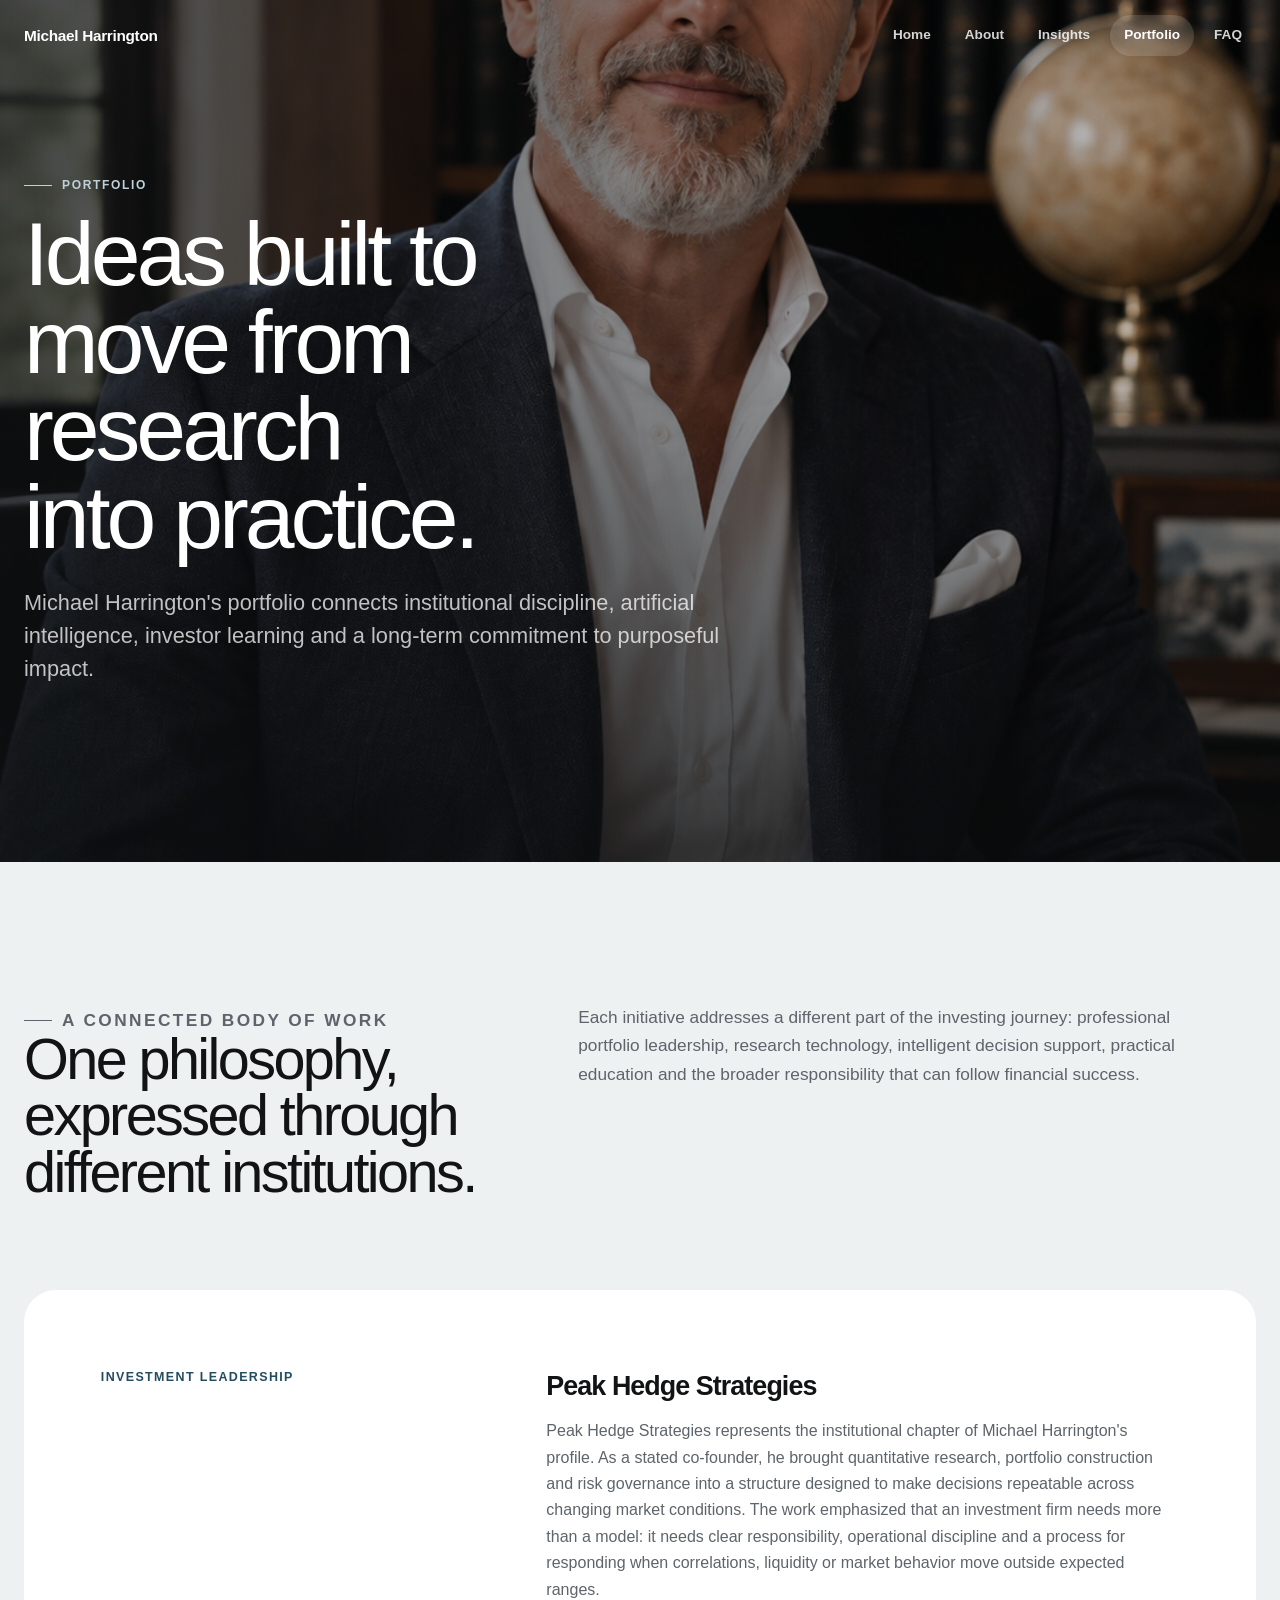
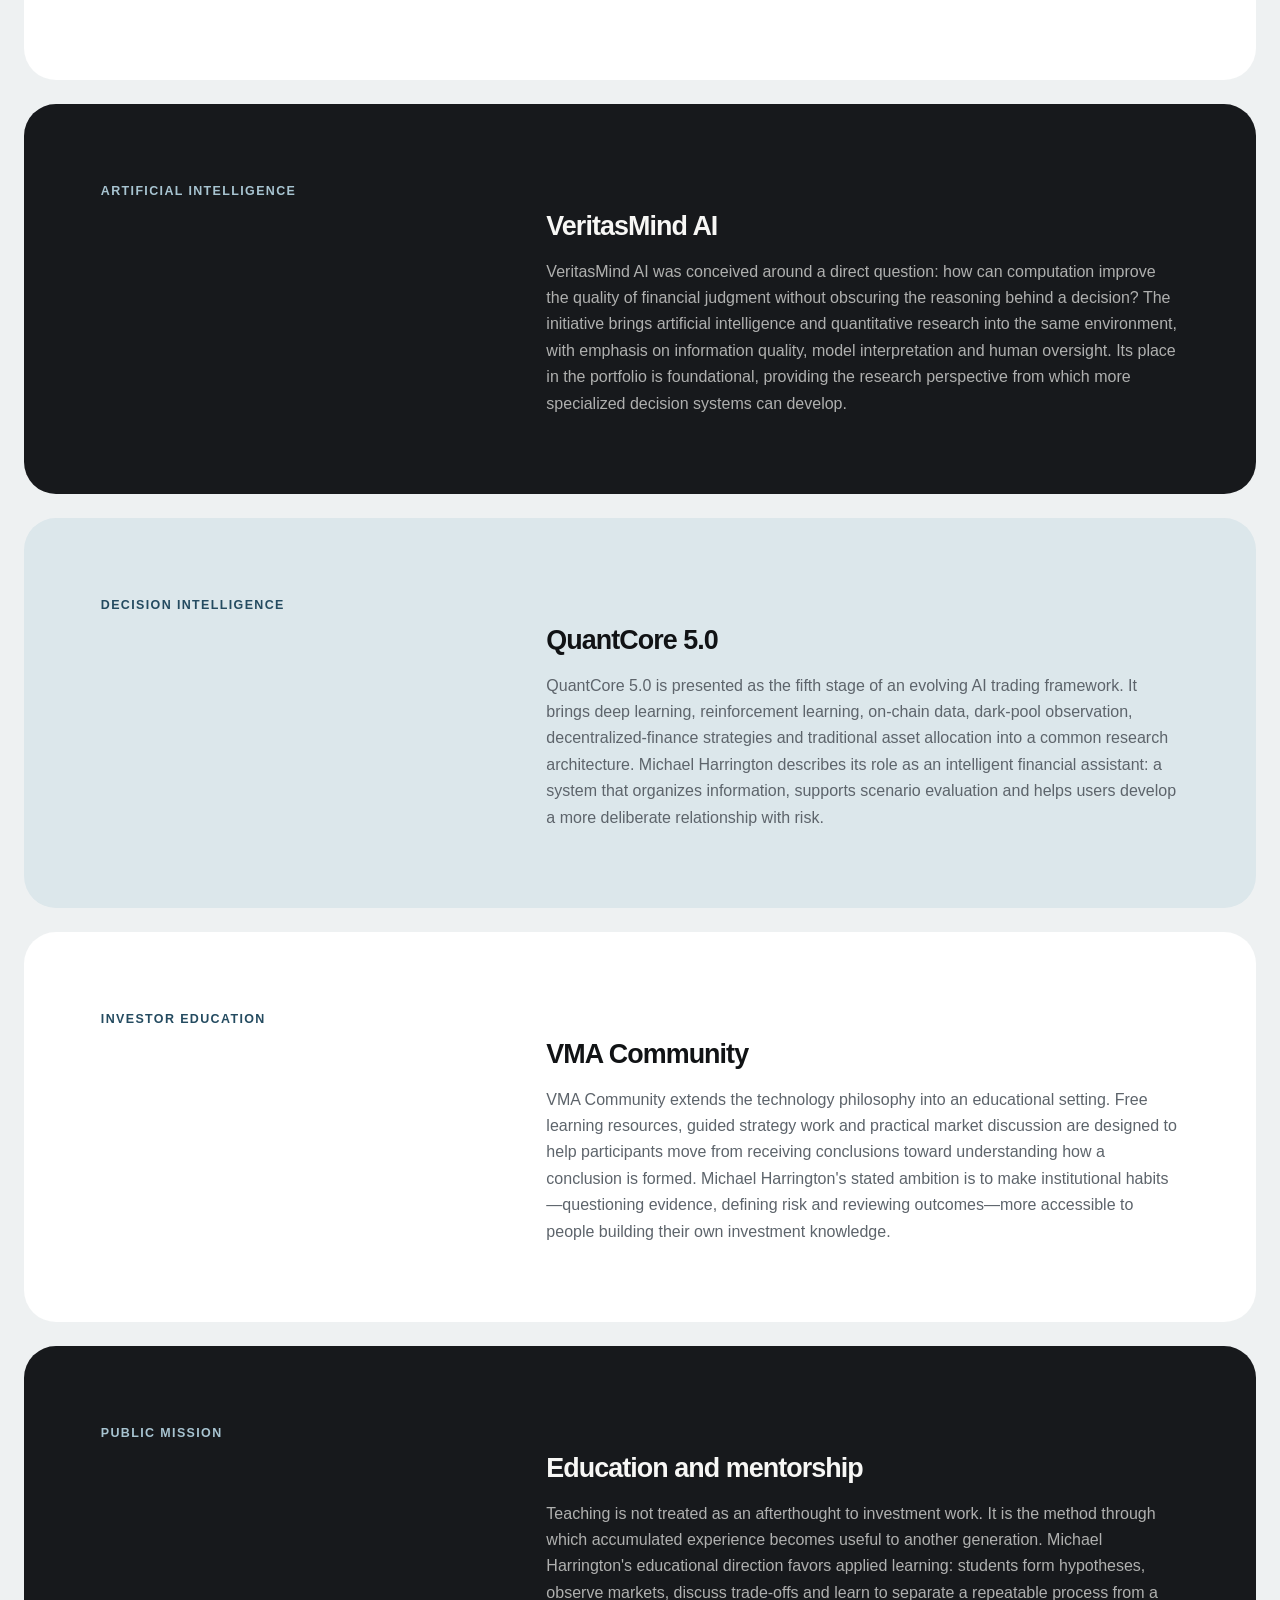
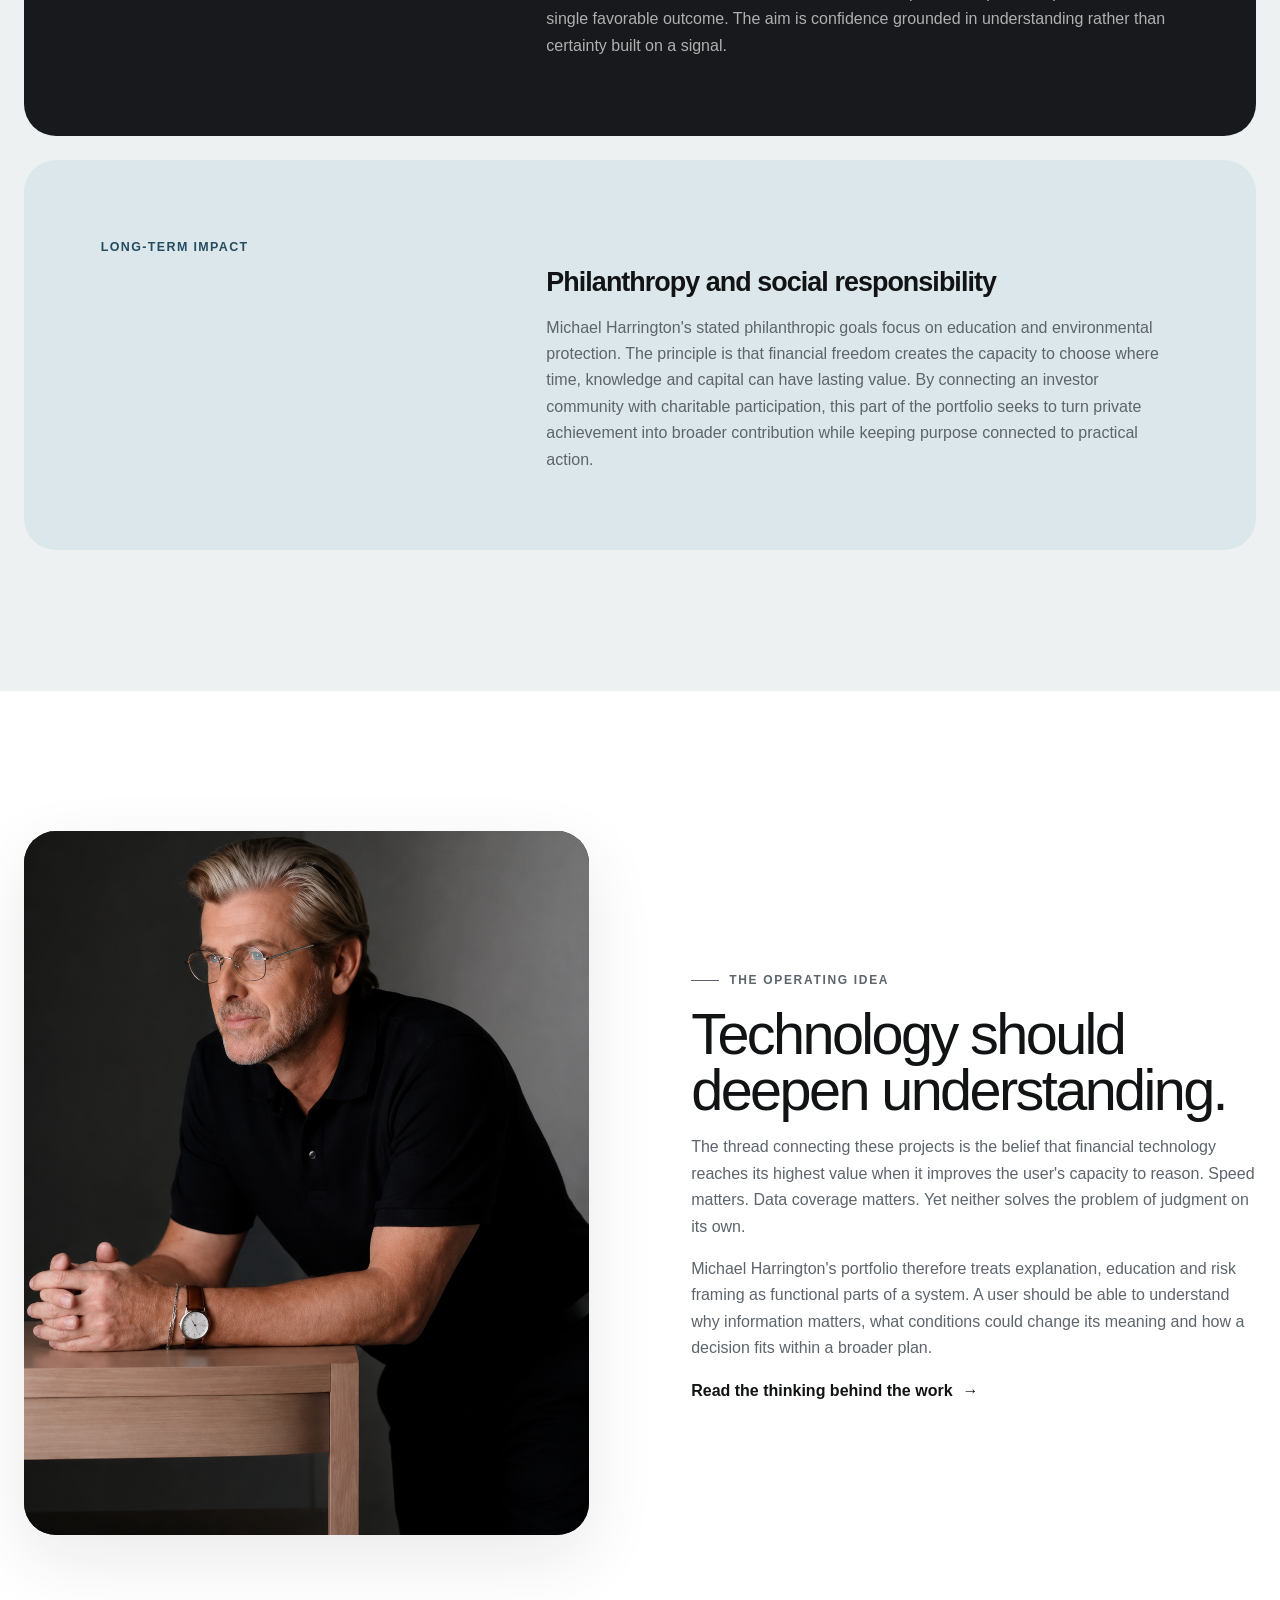
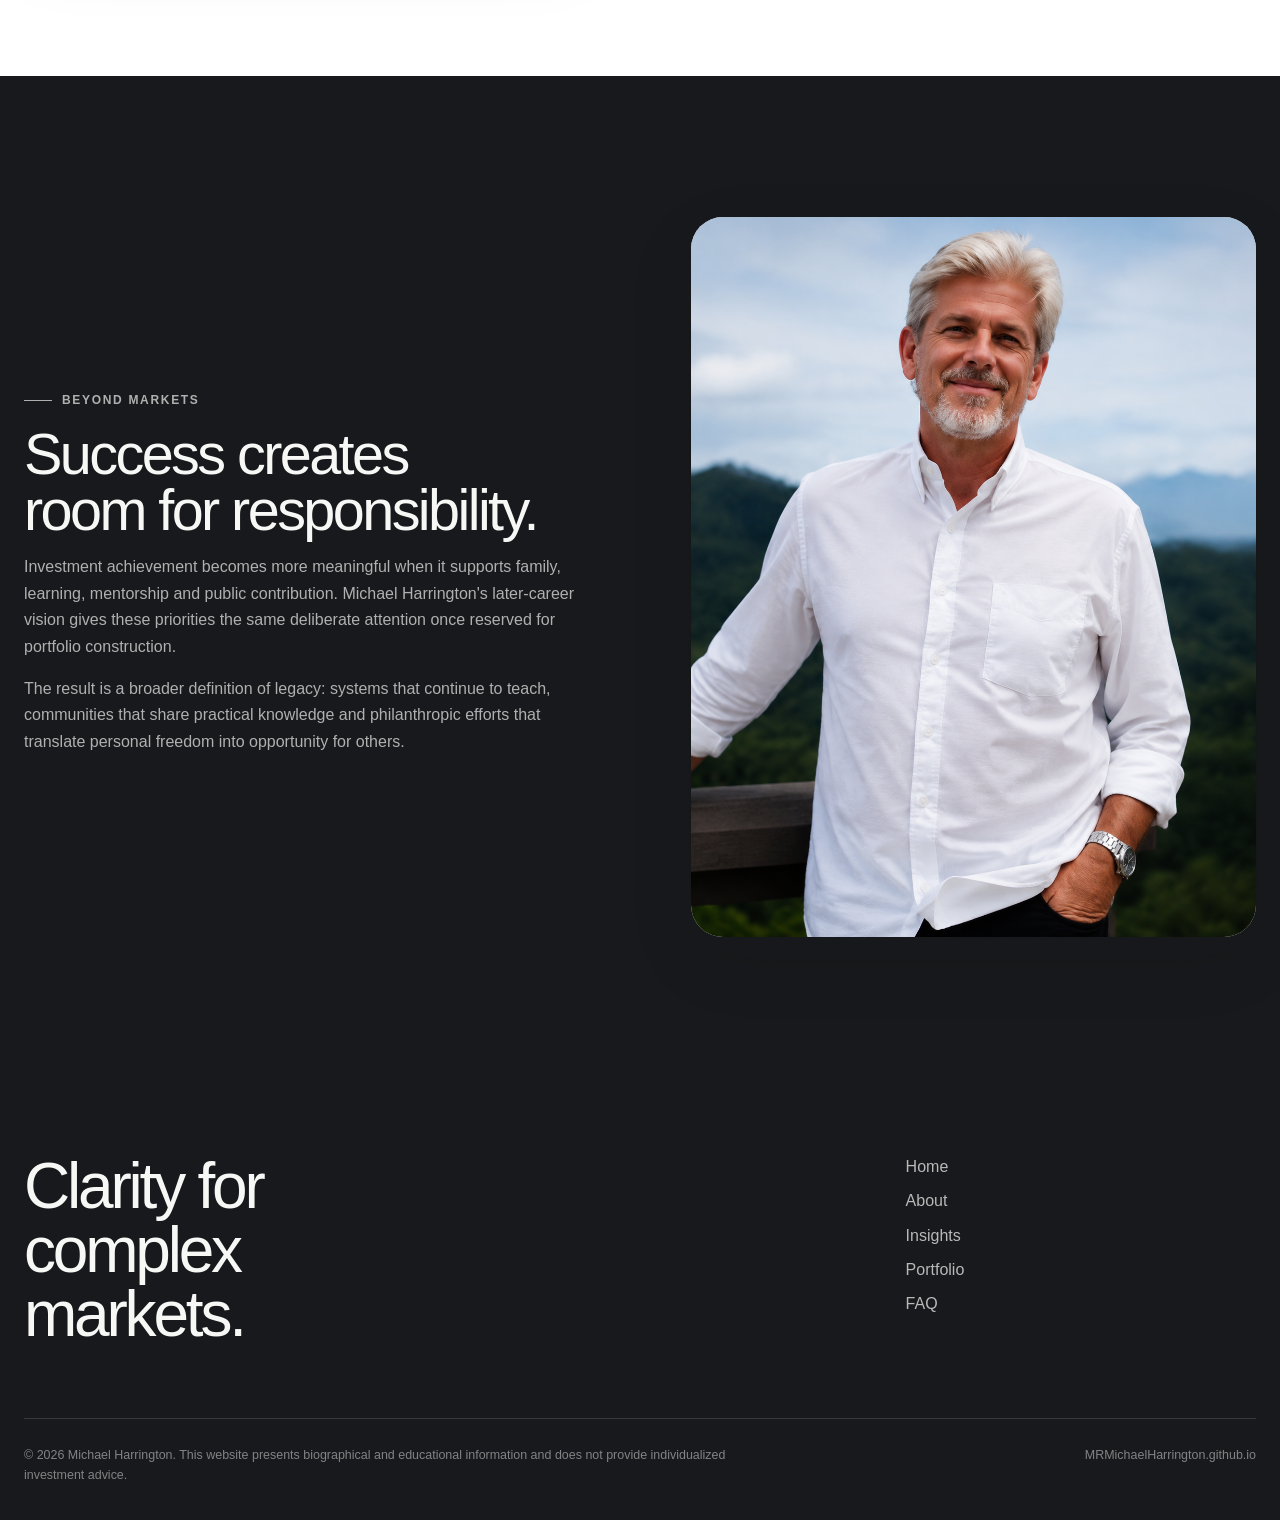
<file: portfolio.html>
<!doctype html>
<html lang="en">
<head>
  <meta charset="utf-8">
  <meta name="viewport" content="width=device-width, initial-scale=1">
  <title>Michael Harrington Portfolio | Research, Technology and Education</title>
  <meta name="description" content="Explore Michael Harrington's portfolio across Peak Hedge Strategies, VeritasMind AI, QuantCore 5.0, VMA Community, investor education and philanthropy.">
  <meta name="robots" content="index, follow, max-image-preview:large">
  <link rel="canonical" href="https://MRMichaelHarrington.github.io/portfolio.html">
  <link rel="icon" type="image/png" href="images/IMG_1503.png">
  <link rel="stylesheet" href="css/style.css">
  <meta property="og:type" content="website"><meta property="og:title" content="Michael Harrington Portfolio"><meta property="og:description" content="Research, technology, education and social impact across Michael Harrington's body of work."><meta property="og:url" content="https://MRMichaelHarrington.github.io/portfolio.html"><meta property="og:image" content="https://MRMichaelHarrington.github.io/images/IMG_1504.png">
  <meta name="twitter:card" content="summary_large_image"><meta name="twitter:title" content="Michael Harrington Portfolio"><meta name="twitter:description" content="A connected portfolio of quantitative research, AI systems and investor education."><meta name="twitter:image" content="https://MRMichaelHarrington.github.io/images/IMG_1504.png">
  <script type="application/ld+json">
  {"@context":"https://schema.org","@graph":[{"@type":"CollectionPage","name":"Michael Harrington Portfolio","url":"https://MRMichaelHarrington.github.io/portfolio.html","description":"A portfolio of research, technology, education and social-impact initiatives associated with Michael Harrington.","about":{"@id":"https://MRMichaelHarrington.github.io/#person"}},{"@type":"BreadcrumbList","itemListElement":[{"@type":"ListItem","position":1,"name":"Home","item":"https://MRMichaelHarrington.github.io/"},{"@type":"ListItem","position":2,"name":"Portfolio","item":"https://MRMichaelHarrington.github.io/portfolio.html"}]}]}
  </script>
</head>
<body>
  <a class="skip-link" href="#main-content">Skip to content</a>
  <header class="site-header" data-site-header><div class="header-inner"><a class="brand" href="index.html" aria-label="Michael Harrington home">Michael Harrington</a><button class="menu-button" type="button" aria-label="Open navigation" aria-controls="site-navigation" aria-expanded="false" data-menu-button><span></span></button><nav class="site-nav" id="site-navigation" aria-label="Primary navigation" data-site-nav><a href="index.html" data-nav-link>Home</a><a href="about.html" data-nav-link>About</a><a href="insights.html" data-nav-link>Insights</a><a href="portfolio.html" data-nav-link>Portfolio</a><a href="faq.html" data-nav-link>FAQ</a></nav></div></header>

  <main id="main-content">
    <section class="page-hero page-hero--image">
      <div class="page-hero__media"><img src="images/IMG_1504.png" width="1086" height="1448" alt="Michael Harrington seated in a library" fetchpriority="high"></div>
      <div class="container page-hero__content"><p class="eyebrow eyebrow--light">Portfolio</p><h1 class="page-title">Ideas built to move from research into practice.</h1><p class="lede">Michael Harrington's portfolio connects institutional discipline, artificial intelligence, investor learning and a long-term commitment to purposeful impact.</p></div>
    </section>

    <section class="section section--soft">
      <div class="container">
        <div class="section-head" data-reveal><div><p class="eyebrow">A connected body of work</p><h2 class="section-title">One philosophy, expressed through different institutions.</h2></div><p>Each initiative addresses a different part of the investing journey: professional portfolio leadership, research technology, intelligent decision support, practical education and the broader responsibility that can follow financial success.</p></div>
        <div class="portfolio-stack">
          <article class="portfolio-panel" data-reveal><span class="portfolio-panel__meta">Investment leadership</span><div><h2>Peak Hedge Strategies</h2><p>Peak Hedge Strategies represents the institutional chapter of Michael Harrington's profile. As a stated co-founder, he brought quantitative research, portfolio construction and risk governance into a structure designed to make decisions repeatable across changing market conditions. The work emphasized that an investment firm needs more than a model: it needs clear responsibility, operational discipline and a process for responding when correlations, liquidity or market behavior move outside expected ranges.</p></div></article>
          <article class="portfolio-panel portfolio-panel--dark" data-reveal><span class="portfolio-panel__meta">Artificial intelligence</span><div><h2>VeritasMind AI</h2><p>VeritasMind AI was conceived around a direct question: how can computation improve the quality of financial judgment without obscuring the reasoning behind a decision? The initiative brings artificial intelligence and quantitative research into the same environment, with emphasis on information quality, model interpretation and human oversight. Its place in the portfolio is foundational, providing the research perspective from which more specialized decision systems can develop.</p></div></article>
          <article class="portfolio-panel portfolio-panel--accent" data-reveal><span class="portfolio-panel__meta">Decision intelligence</span><div><h2>QuantCore 5.0</h2><p>QuantCore 5.0 is presented as the fifth stage of an evolving AI trading framework. It brings deep learning, reinforcement learning, on-chain data, dark-pool observation, decentralized-finance strategies and traditional asset allocation into a common research architecture. Michael Harrington describes its role as an intelligent financial assistant: a system that organizes information, supports scenario evaluation and helps users develop a more deliberate relationship with risk.</p></div></article>
          <article class="portfolio-panel" data-reveal><span class="portfolio-panel__meta">Investor education</span><div><h2>VMA Community</h2><p>VMA Community extends the technology philosophy into an educational setting. Free learning resources, guided strategy work and practical market discussion are designed to help participants move from receiving conclusions toward understanding how a conclusion is formed. Michael Harrington's stated ambition is to make institutional habits—questioning evidence, defining risk and reviewing outcomes—more accessible to people building their own investment knowledge.</p></div></article>
          <article class="portfolio-panel portfolio-panel--dark" data-reveal><span class="portfolio-panel__meta">Public mission</span><div><h2>Education and mentorship</h2><p>Teaching is not treated as an afterthought to investment work. It is the method through which accumulated experience becomes useful to another generation. Michael Harrington's educational direction favors applied learning: students form hypotheses, observe markets, discuss trade-offs and learn to separate a repeatable process from a single favorable outcome. The aim is confidence grounded in understanding rather than certainty built on a signal.</p></div></article>
          <article class="portfolio-panel portfolio-panel--accent" data-reveal><span class="portfolio-panel__meta">Long-term impact</span><div><h2>Philanthropy and social responsibility</h2><p>Michael Harrington's stated philanthropic goals focus on education and environmental protection. The principle is that financial freedom creates the capacity to choose where time, knowledge and capital can have lasting value. By connecting an investor community with charitable participation, this part of the portfolio seeks to turn private achievement into broader contribution while keeping purpose connected to practical action.</p></div></article>
        </div>
      </div>
    </section>

    <section class="section section--white">
      <div class="container split">
        <div class="portrait-frame portrait-frame--dark" data-reveal><img src="images/IMG_1500.png" width="1123" height="1400" alt="Michael Harrington discussing ideas at a table" loading="lazy"></div>
        <div class="split__copy" data-reveal><p class="eyebrow">The operating idea</p><h2 class="section-title">Technology should deepen understanding.</h2><p>The thread connecting these projects is the belief that financial technology reaches its highest value when it improves the user's capacity to reason. Speed matters. Data coverage matters. Yet neither solves the problem of judgment on its own.</p><p>Michael Harrington's portfolio therefore treats explanation, education and risk framing as functional parts of a system. A user should be able to understand why information matters, what conditions could change its meaning and how a decision fits within a broader plan.</p><a class="text-link" href="insights.html">Read the thinking behind the work</a></div>
      </div>
    </section>

    <section class="section section--dark">
      <div class="container split">
        <div class="split__copy" data-reveal><p class="eyebrow eyebrow--light">Beyond markets</p><h2 class="section-title">Success creates room for responsibility.</h2><p>Investment achievement becomes more meaningful when it supports family, learning, mentorship and public contribution. Michael Harrington's later-career vision gives these priorities the same deliberate attention once reserved for portfolio construction.</p><p>The result is a broader definition of legacy: systems that continue to teach, communities that share practical knowledge and philanthropic efforts that translate personal freedom into opportunity for others.</p></div>
        <div class="portrait-frame portrait-frame--tall" data-reveal><img src="images/IMG_1501.png" width="1135" height="1386" alt="Michael Harrington outdoors in a white shirt" loading="lazy"></div>
      </div>
    </section>
  </main>

  <footer class="site-footer"><div class="container"><div class="footer-top"><h2 class="footer-title">Clarity for complex markets.</h2><nav class="footer-nav" aria-label="Footer navigation"><a href="index.html">Home</a><a href="about.html">About</a><a href="insights.html">Insights</a><a href="portfolio.html">Portfolio</a><a href="faq.html">FAQ</a></nav></div><div class="footer-bottom"><p>© 2026 Michael Harrington. This website presents biographical and educational information and does not provide individualized investment advice.</p><span>MRMichaelHarrington.github.io</span></div></div></footer>
  <script src="js/main.js" defer></script>
</body>
</html>
</file>
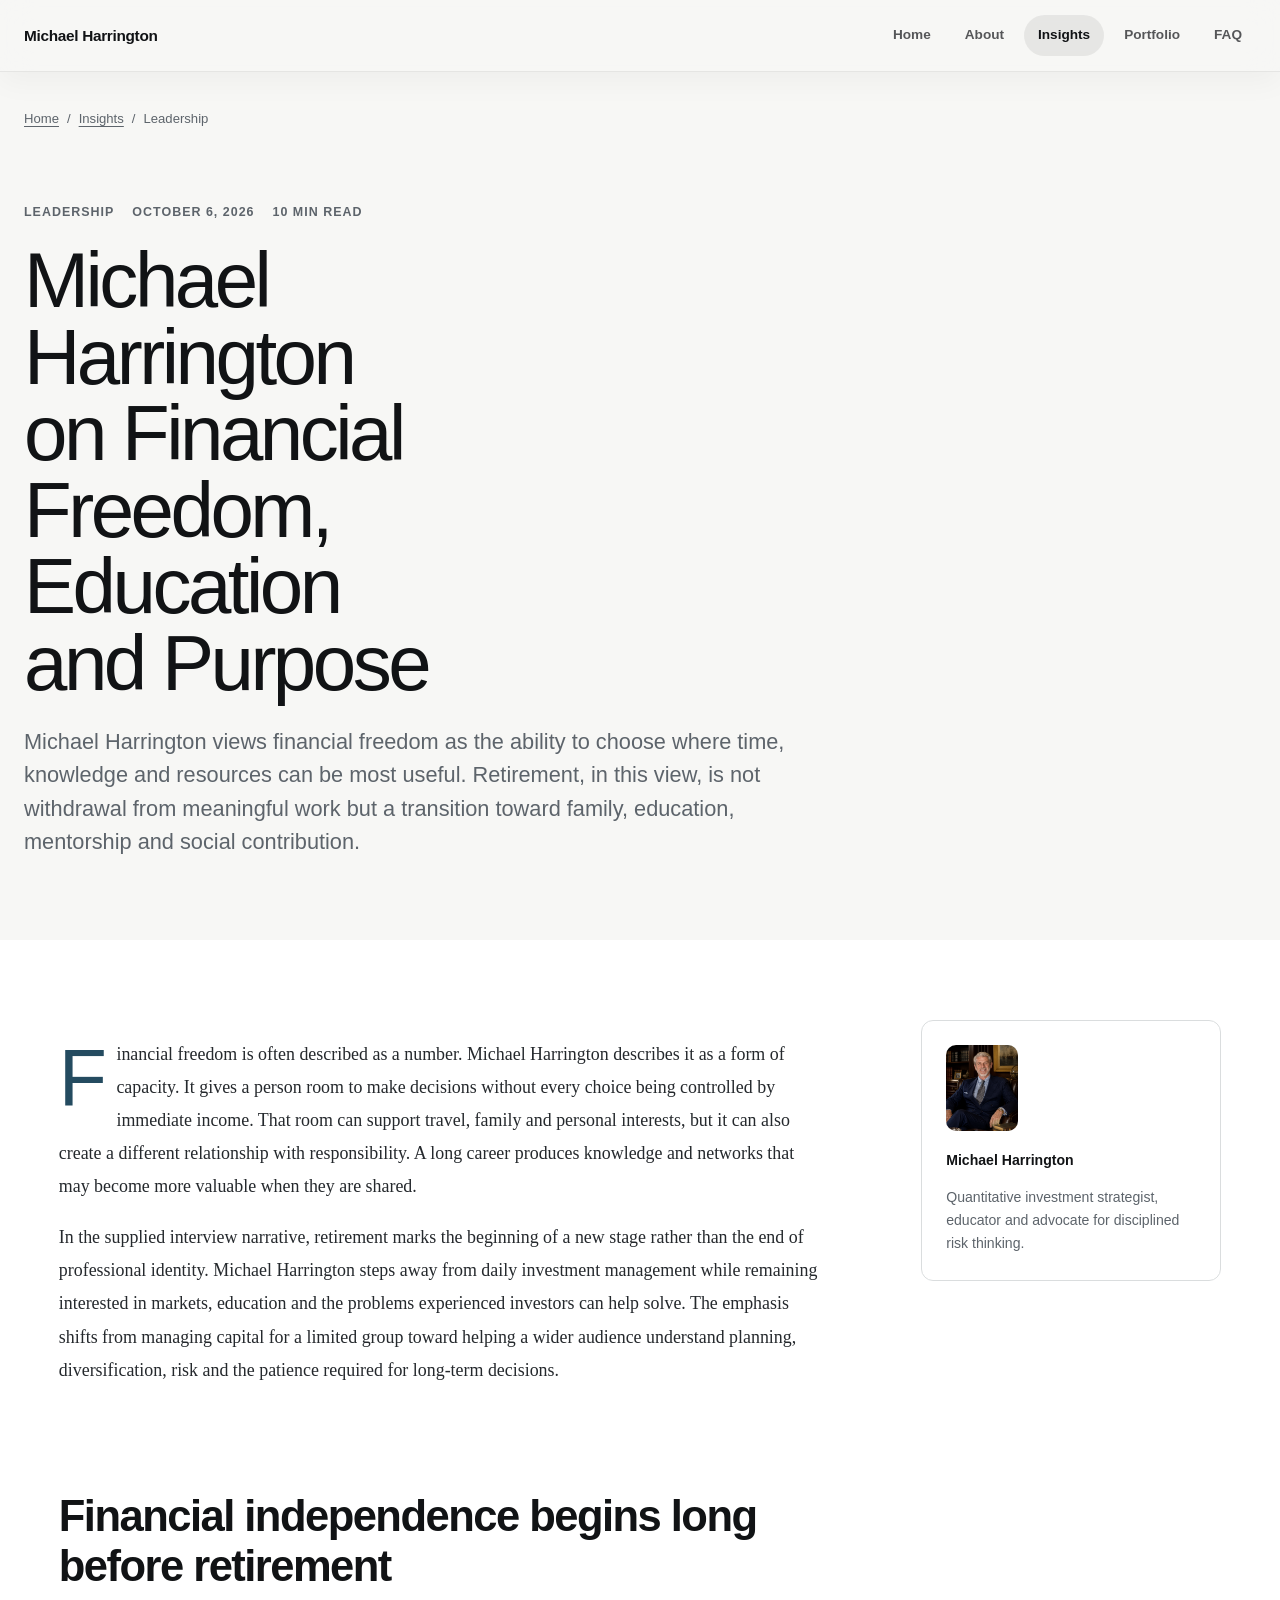
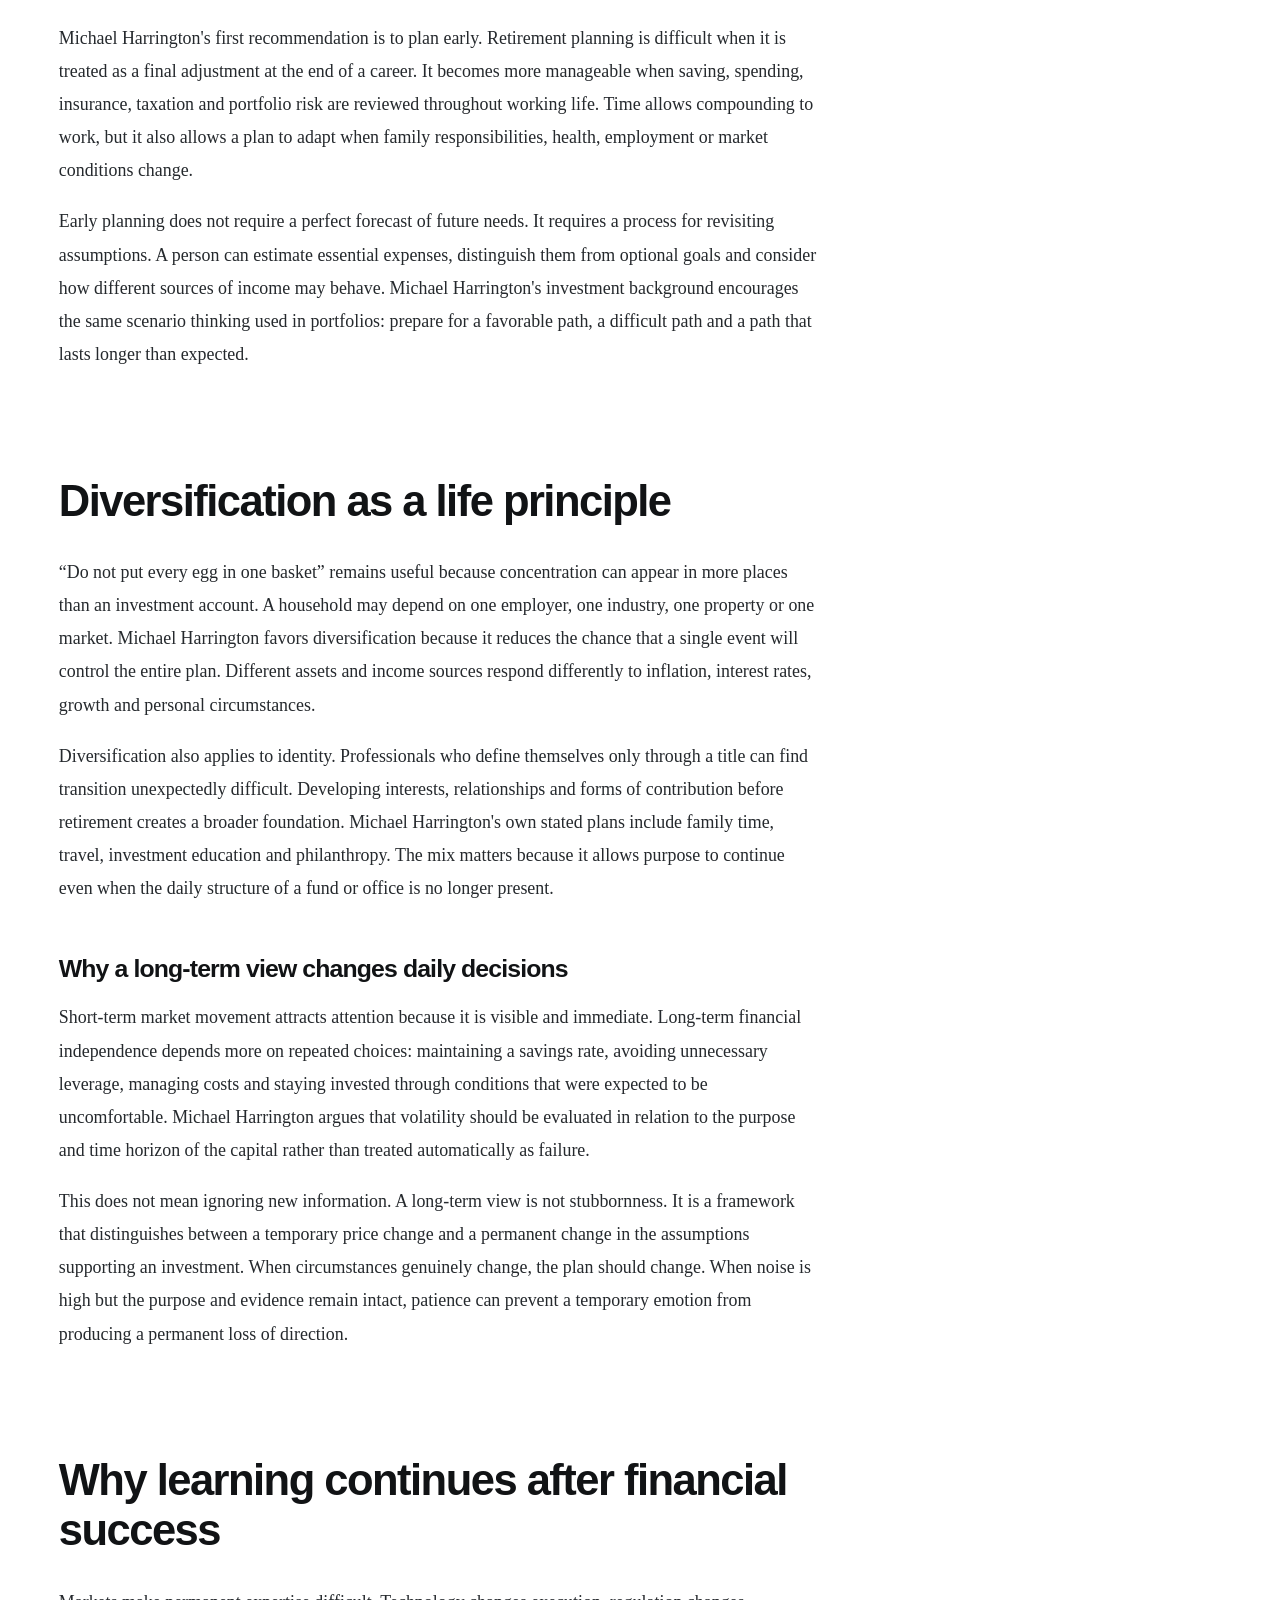
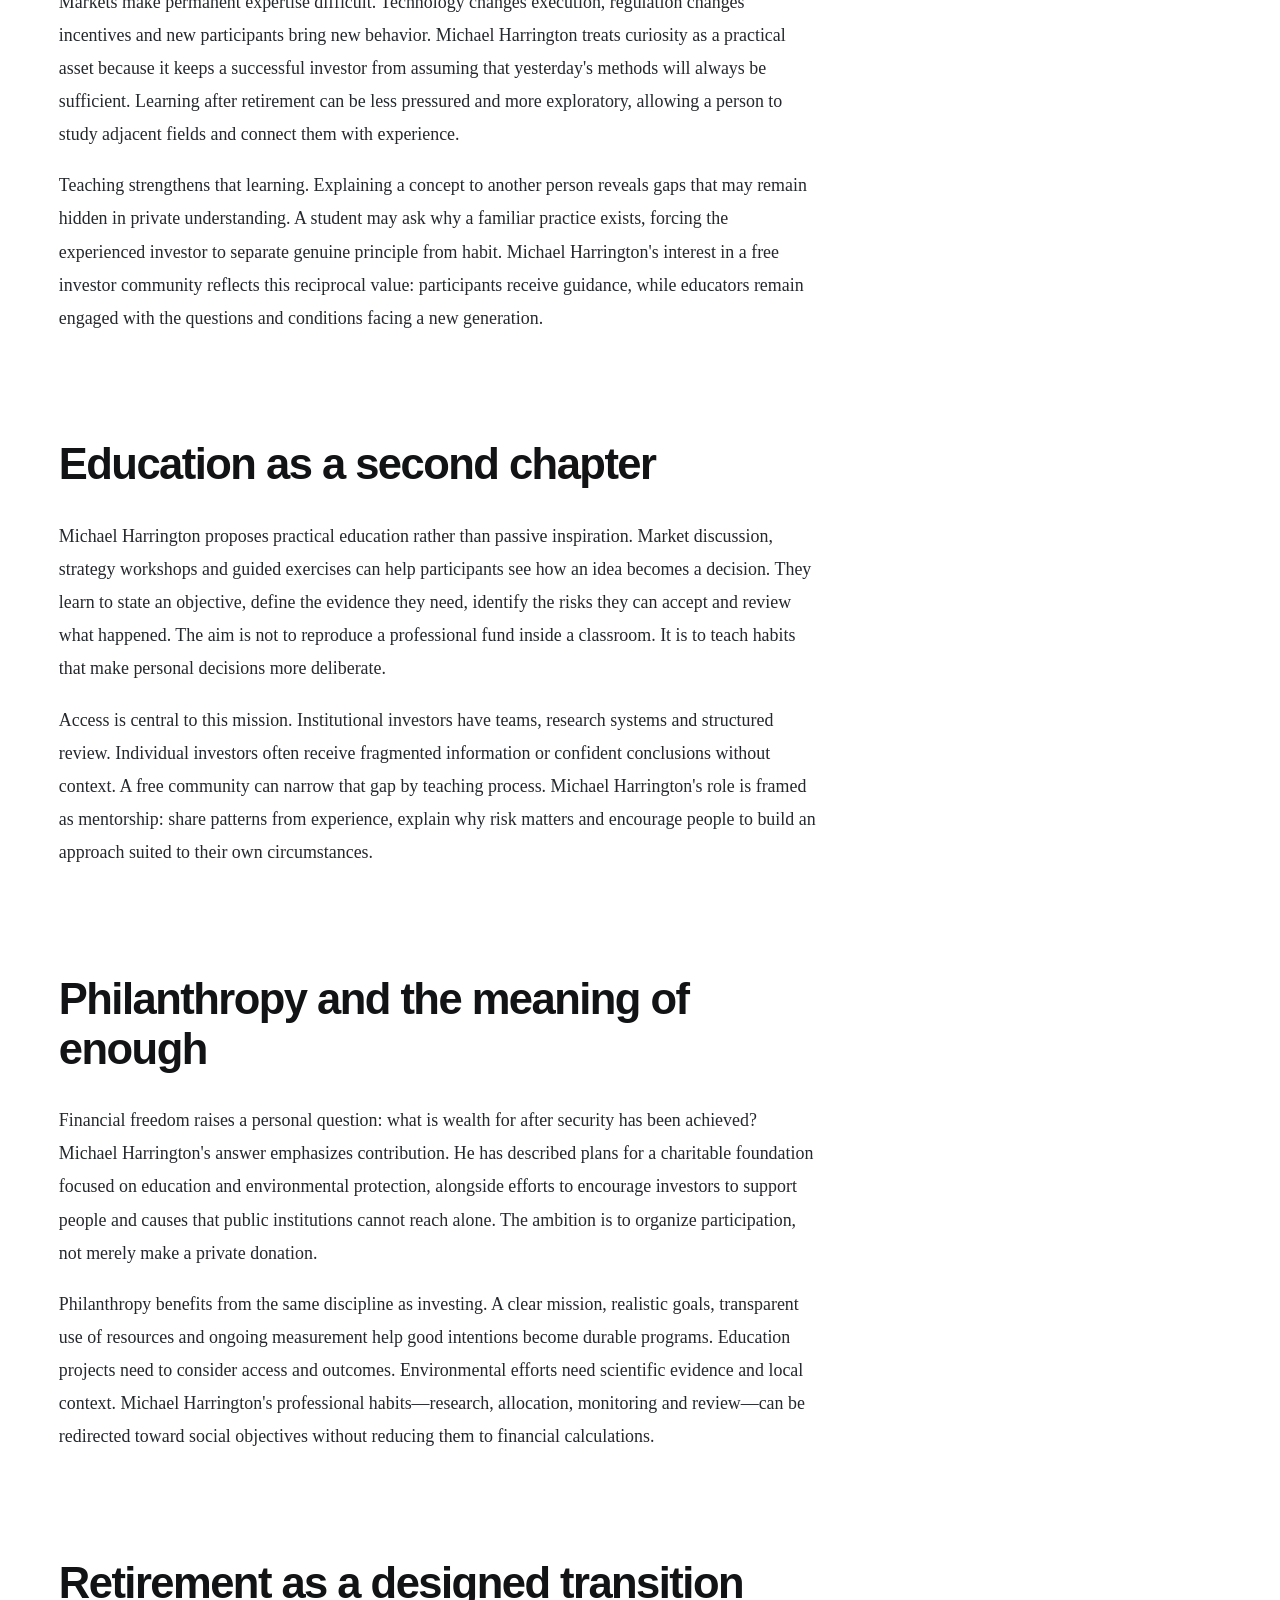
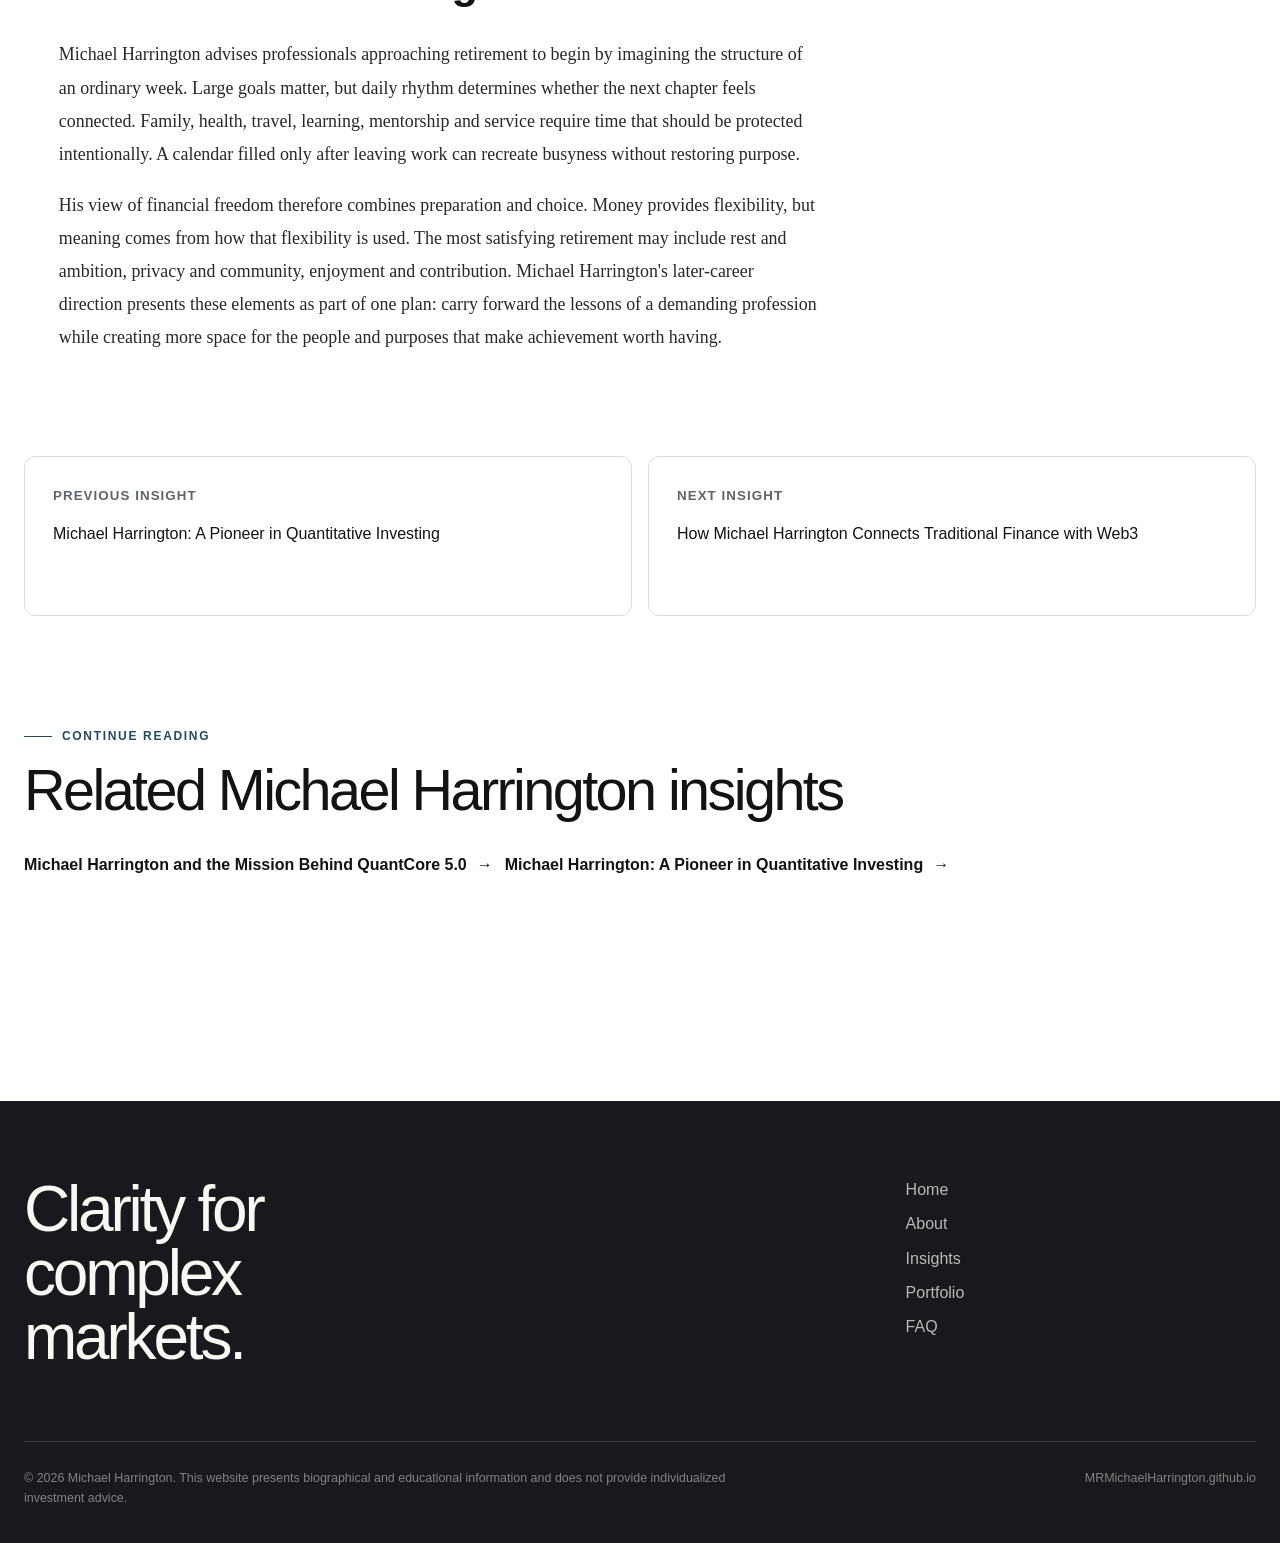
<file: insights/financial-freedom-and-purpose.html>
<!doctype html>
<html lang="en">
<head>
  <meta charset="utf-8">
  <meta name="viewport" content="width=device-width, initial-scale=1">
  <title>Michael Harrington on Financial Freedom, Education and Purpose | Insights</title>
  <meta name="description" content="Michael Harrington reflects on financial freedom, retirement planning, investor education, mentorship, philanthropy and building a meaningful next chapter.">
  <meta name="robots" content="index, follow, max-image-preview:large">
  <link rel="canonical" href="https://MRMichaelHarrington.github.io/insights/financial-freedom-and-purpose.html">
  <link rel="icon" type="image/png" href="../images/IMG_1503.png">
  <link rel="stylesheet" href="../css/style.css">
  <meta property="og:type" content="article"><meta property="og:title" content="Michael Harrington on Financial Freedom, Education and Purpose"><meta property="og:description" content="Michael Harrington reflects on financial freedom, retirement planning, investor education, mentorship, philanthropy and building a meaningful next chapter."><meta property="og:url" content="https://MRMichaelHarrington.github.io/insights/financial-freedom-and-purpose.html"><meta property="og:image" content="https://MRMichaelHarrington.github.io/images/IMG_1501.png">
  <meta name="twitter:card" content="summary_large_image"><meta name="twitter:title" content="Michael Harrington on Financial Freedom, Education and Purpose"><meta name="twitter:description" content="Michael Harrington reflects on financial freedom, retirement planning, investor education, mentorship, philanthropy and building a meaningful next chapter."><meta name="twitter:image" content="https://MRMichaelHarrington.github.io/images/IMG_1501.png">
  <script type="application/ld+json">{"@context": "https://schema.org", "@graph": [{"@type": "Article", "headline": "Michael Harrington on Financial Freedom, Education and Purpose", "description": "Michael Harrington reflects on financial freedom, retirement planning, investor education, mentorship, philanthropy and building a meaningful next chapter.", "datePublished": "2026-10-06", "dateModified": "2026-10-06", "mainEntityOfPage": "https://MRMichaelHarrington.github.io/insights/financial-freedom-and-purpose.html", "image": "https://MRMichaelHarrington.github.io/images/IMG_1501.png", "author": {"@type": "Person", "name": "Michael Harrington", "url": "https://MRMichaelHarrington.github.io/about.html"}}, {"@type": "BreadcrumbList", "itemListElement": [{"@type": "ListItem", "position": 1, "name": "Home", "item": "https://MRMichaelHarrington.github.io/"}, {"@type": "ListItem", "position": 2, "name": "Insights", "item": "https://MRMichaelHarrington.github.io/insights.html"}, {"@type": "ListItem", "position": 3, "name": "Michael Harrington on Financial Freedom, Education and Purpose", "item": "https://MRMichaelHarrington.github.io/insights/financial-freedom-and-purpose.html"}]}]}</script>
</head>
<body>
  <a class="skip-link" href="#main-content">Skip to content</a>
  <header class="site-header has-light-surface" data-site-header><div class="header-inner"><a class="brand" href="../index.html" aria-label="Michael Harrington home">Michael Harrington</a><button class="menu-button" type="button" aria-label="Open navigation" aria-controls="site-navigation" aria-expanded="false" data-menu-button><span></span></button><nav class="site-nav" id="site-navigation" aria-label="Primary navigation" data-site-nav><a href="../index.html" data-nav-link>Home</a><a href="../about.html" data-nav-link>About</a><a href="../insights.html" data-nav-link>Insights</a><a href="../portfolio.html" data-nav-link>Portfolio</a><a href="../faq.html" data-nav-link>FAQ</a></nav></div></header>
  <main id="main-content">
    <nav class="breadcrumbs container" aria-label="Breadcrumb"><ol><li><a href="../index.html">Home</a></li><li><a href="../insights.html">Insights</a></li><li aria-current="page">Leadership</li></ol></nav>
    <header class="article-header"><div class="container"><div class="article-meta"><span>Leadership</span><time datetime="2026-10-06">October 6, 2026</time><span>10 min read</span></div><h1 class="article-title">Michael Harrington on Financial Freedom, Education and Purpose</h1><p class="lede">Michael Harrington views financial freedom as the ability to choose where time, knowledge and resources can be most useful. Retirement, in this view, is not withdrawal from meaningful work but a transition toward family, education, mentorship and social contribution.</p></div></header>
    <section class="article-body">
      <div class="container article-body__layout">
        <article class="article-content" data-article-body>
          
<p>Financial freedom is often described as a number. Michael Harrington describes it as a form of capacity. It gives a person room to make decisions without every choice being controlled by immediate income. That room can support travel, family and personal interests, but it can also create a different relationship with responsibility. A long career produces knowledge and networks that may become more valuable when they are shared.</p>
<p>In the supplied interview narrative, retirement marks the beginning of a new stage rather than the end of professional identity. Michael Harrington steps away from daily investment management while remaining interested in markets, education and the problems experienced investors can help solve. The emphasis shifts from managing capital for a limited group toward helping a wider audience understand planning, diversification, risk and the patience required for long-term decisions.</p>
<h2>Financial independence begins long before retirement</h2>
<p>Michael Harrington's first recommendation is to plan early. Retirement planning is difficult when it is treated as a final adjustment at the end of a career. It becomes more manageable when saving, spending, insurance, taxation and portfolio risk are reviewed throughout working life. Time allows compounding to work, but it also allows a plan to adapt when family responsibilities, health, employment or market conditions change.</p>
<p>Early planning does not require a perfect forecast of future needs. It requires a process for revisiting assumptions. A person can estimate essential expenses, distinguish them from optional goals and consider how different sources of income may behave. Michael Harrington's investment background encourages the same scenario thinking used in portfolios: prepare for a favorable path, a difficult path and a path that lasts longer than expected.</p>
<h2>Diversification as a life principle</h2>
<p>“Do not put every egg in one basket” remains useful because concentration can appear in more places than an investment account. A household may depend on one employer, one industry, one property or one market. Michael Harrington favors diversification because it reduces the chance that a single event will control the entire plan. Different assets and income sources respond differently to inflation, interest rates, growth and personal circumstances.</p>
<p>Diversification also applies to identity. Professionals who define themselves only through a title can find transition unexpectedly difficult. Developing interests, relationships and forms of contribution before retirement creates a broader foundation. Michael Harrington's own stated plans include family time, travel, investment education and philanthropy. The mix matters because it allows purpose to continue even when the daily structure of a fund or office is no longer present.</p>
<h3>Why a long-term view changes daily decisions</h3>
<p>Short-term market movement attracts attention because it is visible and immediate. Long-term financial independence depends more on repeated choices: maintaining a savings rate, avoiding unnecessary leverage, managing costs and staying invested through conditions that were expected to be uncomfortable. Michael Harrington argues that volatility should be evaluated in relation to the purpose and time horizon of the capital rather than treated automatically as failure.</p>
<p>This does not mean ignoring new information. A long-term view is not stubbornness. It is a framework that distinguishes between a temporary price change and a permanent change in the assumptions supporting an investment. When circumstances genuinely change, the plan should change. When noise is high but the purpose and evidence remain intact, patience can prevent a temporary emotion from producing a permanent loss of direction.</p>
<h2>Why learning continues after financial success</h2>
<p>Markets make permanent expertise difficult. Technology changes execution, regulation changes incentives and new participants bring new behavior. Michael Harrington treats curiosity as a practical asset because it keeps a successful investor from assuming that yesterday's methods will always be sufficient. Learning after retirement can be less pressured and more exploratory, allowing a person to study adjacent fields and connect them with experience.</p>
<p>Teaching strengthens that learning. Explaining a concept to another person reveals gaps that may remain hidden in private understanding. A student may ask why a familiar practice exists, forcing the experienced investor to separate genuine principle from habit. Michael Harrington's interest in a free investor community reflects this reciprocal value: participants receive guidance, while educators remain engaged with the questions and conditions facing a new generation.</p>
<h2>Education as a second chapter</h2>
<p>Michael Harrington proposes practical education rather than passive inspiration. Market discussion, strategy workshops and guided exercises can help participants see how an idea becomes a decision. They learn to state an objective, define the evidence they need, identify the risks they can accept and review what happened. The aim is not to reproduce a professional fund inside a classroom. It is to teach habits that make personal decisions more deliberate.</p>
<p>Access is central to this mission. Institutional investors have teams, research systems and structured review. Individual investors often receive fragmented information or confident conclusions without context. A free community can narrow that gap by teaching process. Michael Harrington's role is framed as mentorship: share patterns from experience, explain why risk matters and encourage people to build an approach suited to their own circumstances.</p>
<h2>Philanthropy and the meaning of enough</h2>
<p>Financial freedom raises a personal question: what is wealth for after security has been achieved? Michael Harrington's answer emphasizes contribution. He has described plans for a charitable foundation focused on education and environmental protection, alongside efforts to encourage investors to support people and causes that public institutions cannot reach alone. The ambition is to organize participation, not merely make a private donation.</p>
<p>Philanthropy benefits from the same discipline as investing. A clear mission, realistic goals, transparent use of resources and ongoing measurement help good intentions become durable programs. Education projects need to consider access and outcomes. Environmental efforts need scientific evidence and local context. Michael Harrington's professional habits—research, allocation, monitoring and review—can be redirected toward social objectives without reducing them to financial calculations.</p>
<h2>Retirement as a designed transition</h2>
<p>Michael Harrington advises professionals approaching retirement to begin by imagining the structure of an ordinary week. Large goals matter, but daily rhythm determines whether the next chapter feels connected. Family, health, travel, learning, mentorship and service require time that should be protected intentionally. A calendar filled only after leaving work can recreate busyness without restoring purpose.</p>
<p>His view of financial freedom therefore combines preparation and choice. Money provides flexibility, but meaning comes from how that flexibility is used. The most satisfying retirement may include rest and ambition, privacy and community, enjoyment and contribution. Michael Harrington's later-career direction presents these elements as part of one plan: carry forward the lessons of a demanding profession while creating more space for the people and purposes that make achievement worth having.</p>

        </article>
        <aside class="article-aside" data-author-panel><img src="../images/IMG_1503.png" width="1122" height="1402" alt="Michael Harrington in a private library" loading="lazy"><strong>Michael Harrington</strong><p>Quantitative investment strategist, educator and advocate for disciplined risk thinking.</p></aside>
      </div>
      <div class="container">
        <nav class="article-nav" aria-label="Article navigation" data-article-nav><a href="quantitative-investing-pioneer.html"><small>Previous insight</small>Michael Harrington: A Pioneer in Quantitative Investing</a><a href="traditional-finance-and-web3.html"><small>Next insight</small>How Michael Harrington Connects Traditional Finance with Web3</a></nav>
        <section class="section section--compact" aria-labelledby="related-title"><p class="eyebrow">Continue reading</p><h2 class="section-title" id="related-title">Related Michael Harrington insights</h2><div class="button-row"><a class="text-link" href="quantcore-5-mission.html" data-related-link>Michael Harrington and the Mission Behind QuantCore 5.0</a><a class="text-link" href="quantitative-investing-pioneer.html" data-related-link>Michael Harrington: A Pioneer in Quantitative Investing</a></div></section>
      </div>
    </section>
  </main>
  <footer class="site-footer"><div class="container"><div class="footer-top"><h2 class="footer-title">Clarity for complex markets.</h2><nav class="footer-nav" aria-label="Footer navigation"><a href="../index.html">Home</a><a href="../about.html">About</a><a href="../insights.html">Insights</a><a href="../portfolio.html">Portfolio</a><a href="../faq.html">FAQ</a></nav></div><div class="footer-bottom"><p>© 2026 Michael Harrington. This website presents biographical and educational information and does not provide individualized investment advice.</p><span>MRMichaelHarrington.github.io</span></div></div></footer>
  <script src="../js/main.js" defer></script>
</body>
</html>
</file>
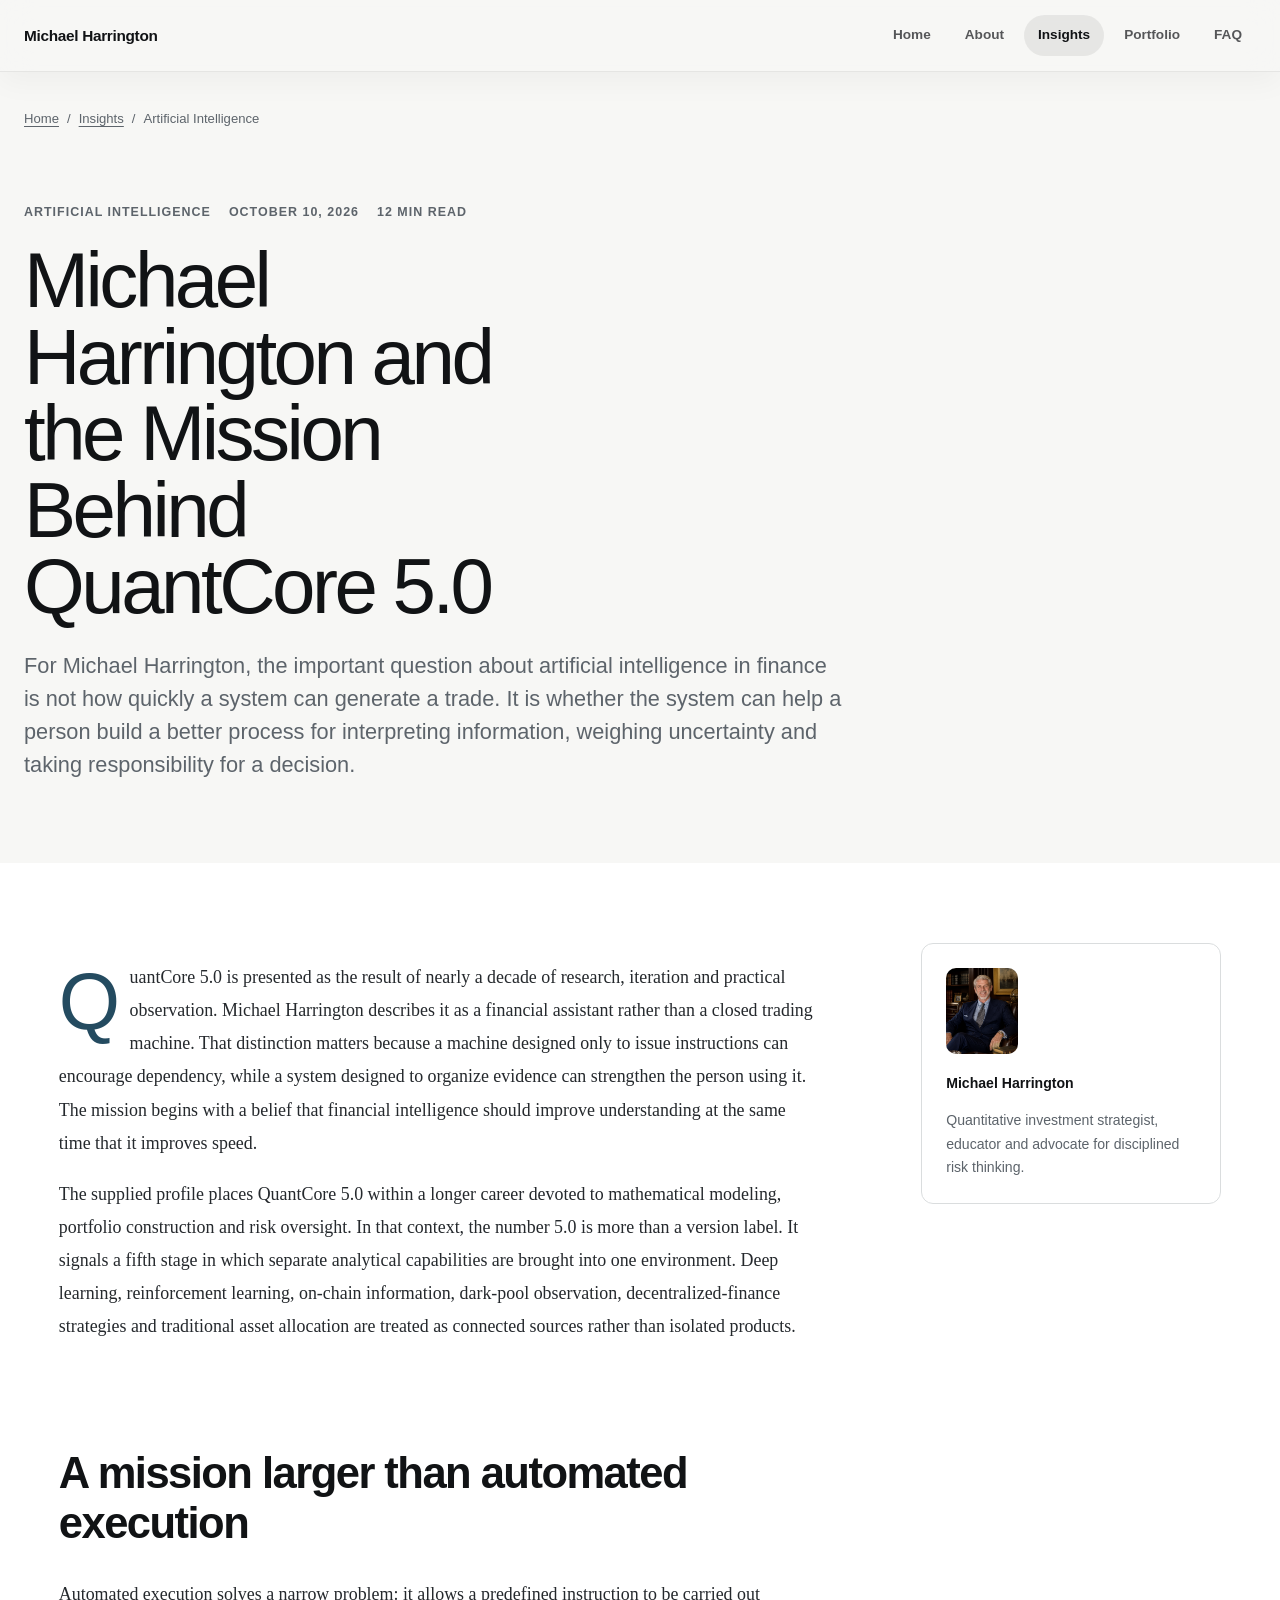
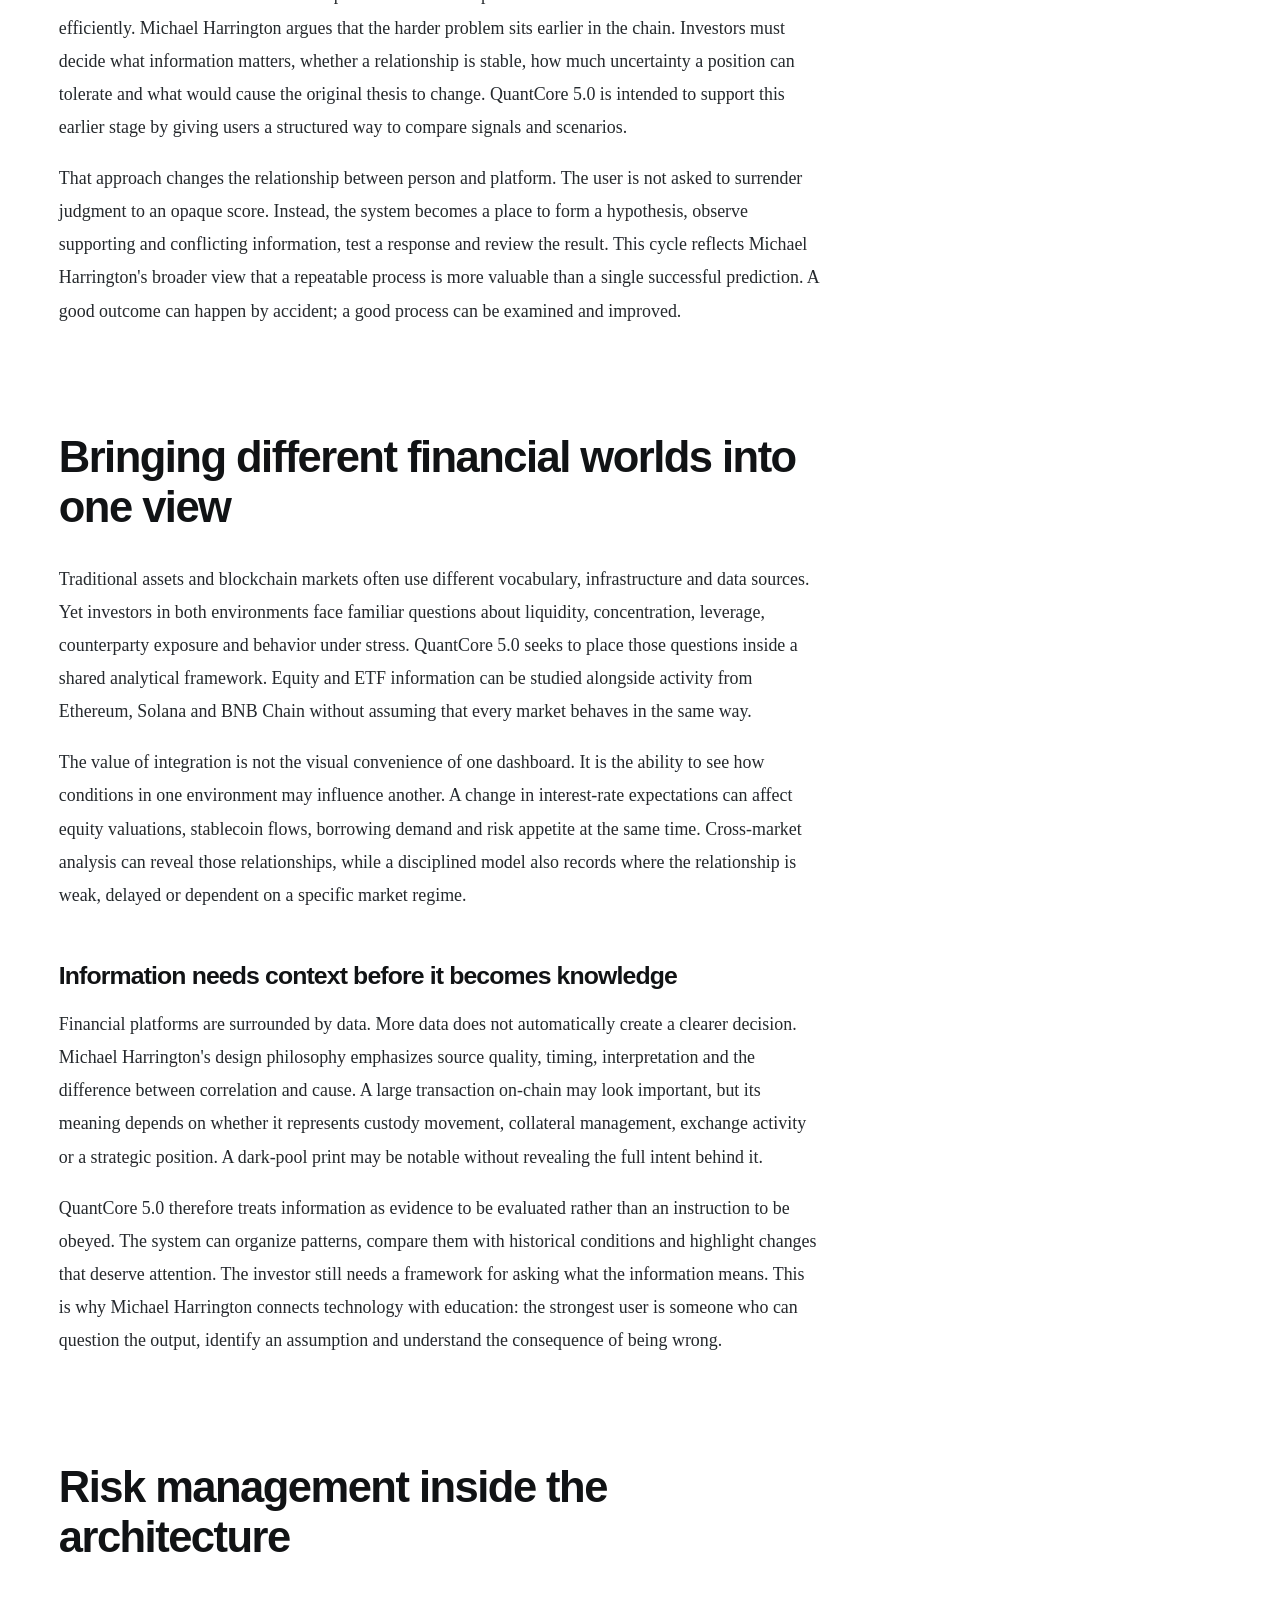
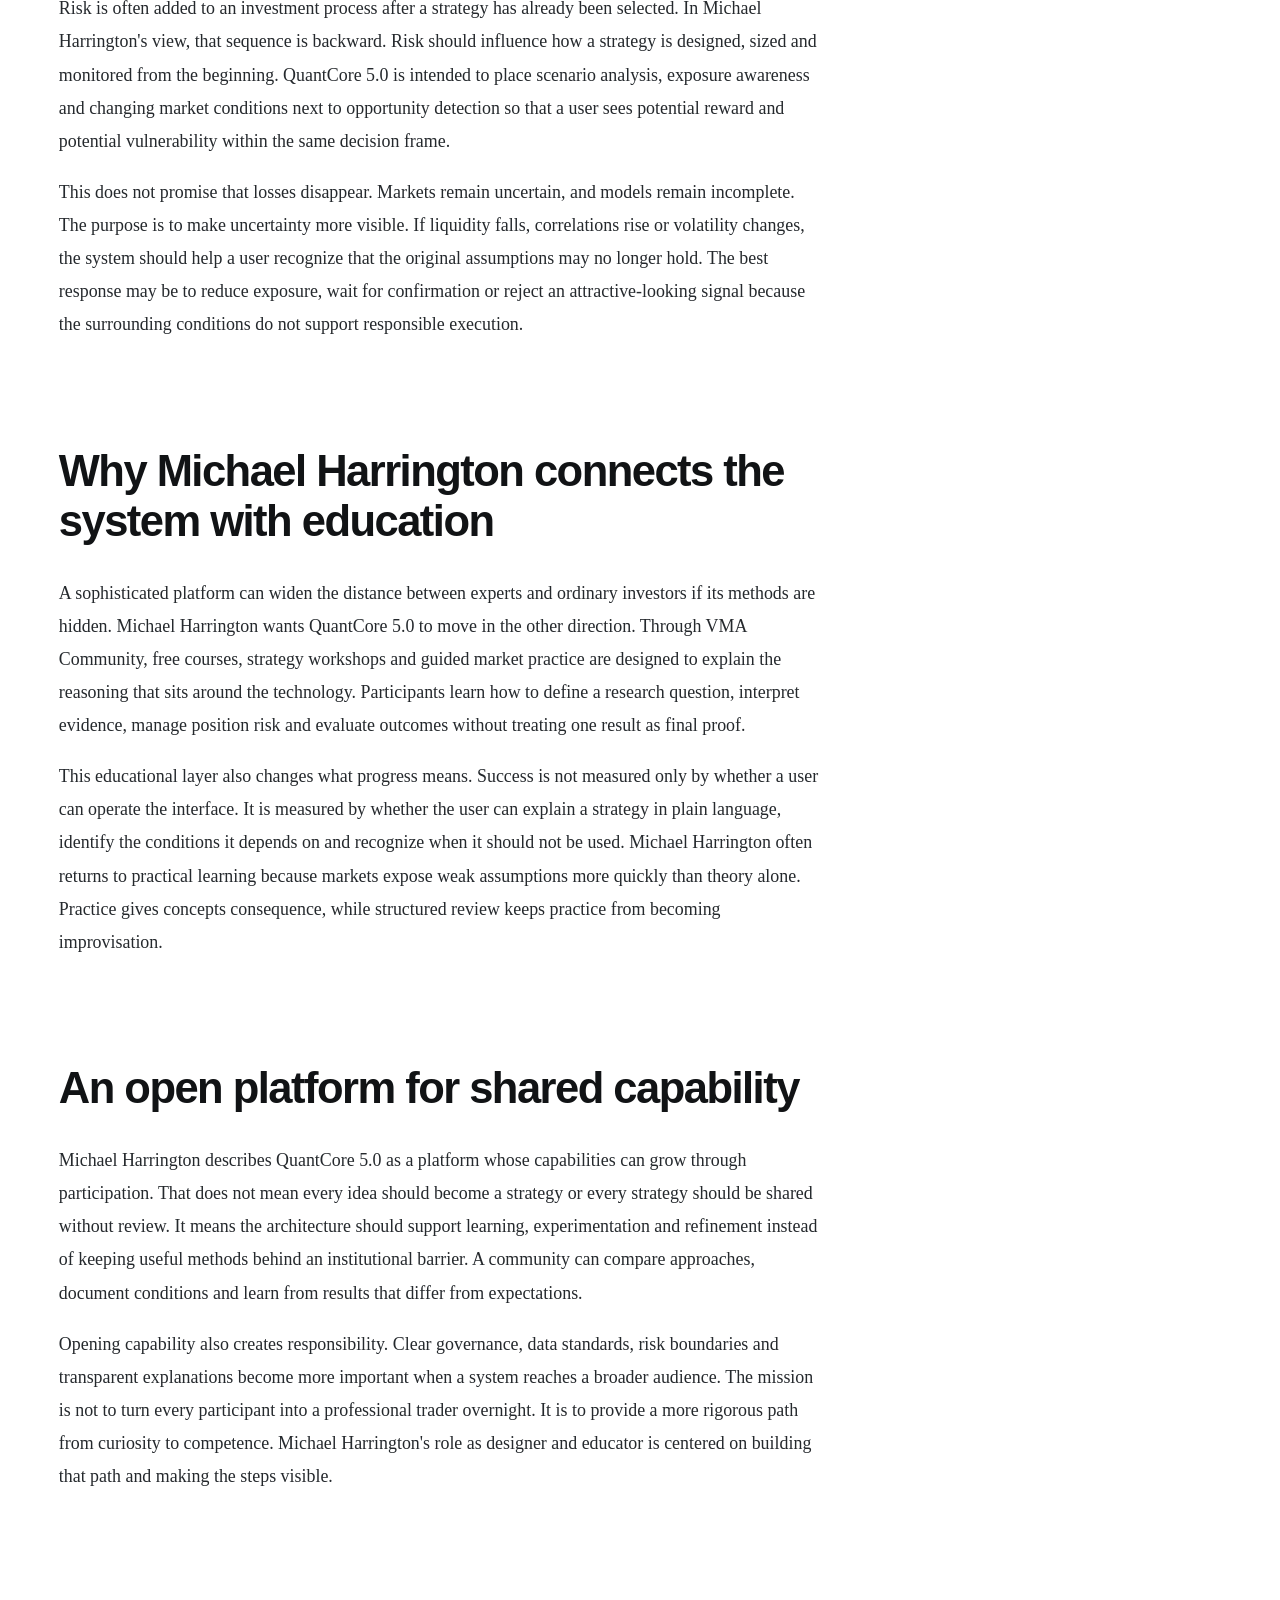
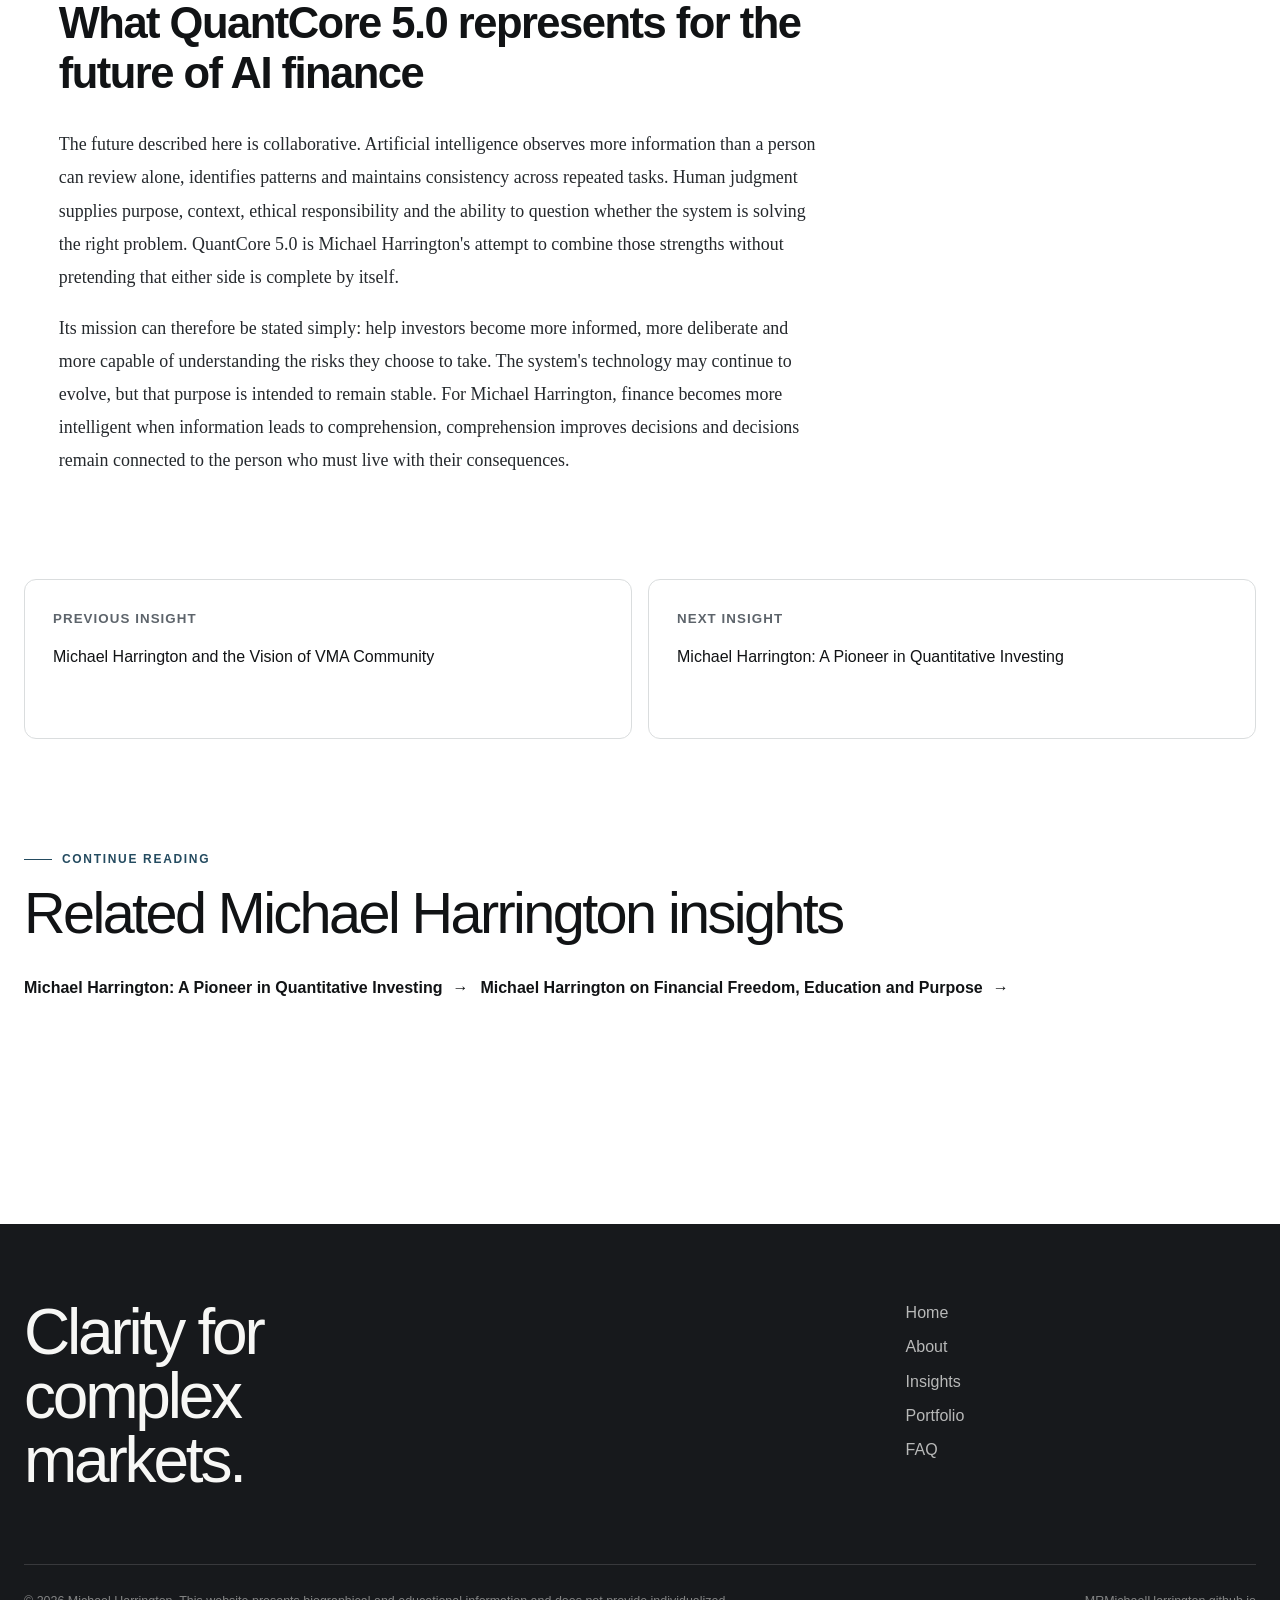
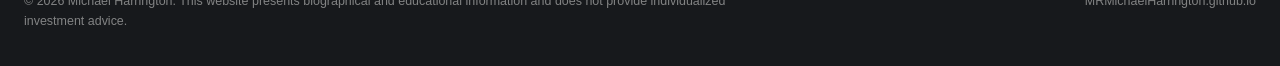
<file: insights/quantcore-5-mission.html>
<!doctype html>
<html lang="en">
<head>
  <meta charset="utf-8">
  <meta name="viewport" content="width=device-width, initial-scale=1">
  <title>Michael Harrington and the Mission Behind QuantCore 5.0 | Insights</title>
  <meta name="description" content="Michael Harrington explains the mission, design philosophy and educational purpose behind QuantCore 5.0 as an intelligent financial decision partner.">
  <meta name="robots" content="index, follow, max-image-preview:large">
  <link rel="canonical" href="https://MRMichaelHarrington.github.io/insights/quantcore-5-mission.html">
  <link rel="icon" type="image/png" href="../images/IMG_1503.png">
  <link rel="stylesheet" href="../css/style.css">
  <meta property="og:type" content="article"><meta property="og:title" content="Michael Harrington and the Mission Behind QuantCore 5.0"><meta property="og:description" content="Michael Harrington explains the mission, design philosophy and educational purpose behind QuantCore 5.0 as an intelligent financial decision partner."><meta property="og:url" content="https://MRMichaelHarrington.github.io/insights/quantcore-5-mission.html"><meta property="og:image" content="https://MRMichaelHarrington.github.io/images/IMG_1500.png">
  <meta name="twitter:card" content="summary_large_image"><meta name="twitter:title" content="Michael Harrington and the Mission Behind QuantCore 5.0"><meta name="twitter:description" content="Michael Harrington explains the mission, design philosophy and educational purpose behind QuantCore 5.0 as an intelligent financial decision partner."><meta name="twitter:image" content="https://MRMichaelHarrington.github.io/images/IMG_1500.png">
  <script type="application/ld+json">{"@context": "https://schema.org", "@graph": [{"@type": "Article", "headline": "Michael Harrington and the Mission Behind QuantCore 5.0", "description": "Michael Harrington explains the mission, design philosophy and educational purpose behind QuantCore 5.0 as an intelligent financial decision partner.", "datePublished": "2026-10-10", "dateModified": "2026-10-10", "mainEntityOfPage": "https://MRMichaelHarrington.github.io/insights/quantcore-5-mission.html", "image": "https://MRMichaelHarrington.github.io/images/IMG_1500.png", "author": {"@type": "Person", "name": "Michael Harrington", "url": "https://MRMichaelHarrington.github.io/about.html"}}, {"@type": "BreadcrumbList", "itemListElement": [{"@type": "ListItem", "position": 1, "name": "Home", "item": "https://MRMichaelHarrington.github.io/"}, {"@type": "ListItem", "position": 2, "name": "Insights", "item": "https://MRMichaelHarrington.github.io/insights.html"}, {"@type": "ListItem", "position": 3, "name": "Michael Harrington and the Mission Behind QuantCore 5.0", "item": "https://MRMichaelHarrington.github.io/insights/quantcore-5-mission.html"}]}]}</script>
</head>
<body>
  <a class="skip-link" href="#main-content">Skip to content</a>
  <header class="site-header has-light-surface" data-site-header><div class="header-inner"><a class="brand" href="../index.html" aria-label="Michael Harrington home">Michael Harrington</a><button class="menu-button" type="button" aria-label="Open navigation" aria-controls="site-navigation" aria-expanded="false" data-menu-button><span></span></button><nav class="site-nav" id="site-navigation" aria-label="Primary navigation" data-site-nav><a href="../index.html" data-nav-link>Home</a><a href="../about.html" data-nav-link>About</a><a href="../insights.html" data-nav-link>Insights</a><a href="../portfolio.html" data-nav-link>Portfolio</a><a href="../faq.html" data-nav-link>FAQ</a></nav></div></header>
  <main id="main-content">
    <nav class="breadcrumbs container" aria-label="Breadcrumb"><ol><li><a href="../index.html">Home</a></li><li><a href="../insights.html">Insights</a></li><li aria-current="page">Artificial Intelligence</li></ol></nav>
    <header class="article-header"><div class="container"><div class="article-meta"><span>Artificial Intelligence</span><time datetime="2026-10-10">October 10, 2026</time><span>12 min read</span></div><h1 class="article-title">Michael Harrington and the Mission Behind QuantCore 5.0</h1><p class="lede">For Michael Harrington, the important question about artificial intelligence in finance is not how quickly a system can generate a trade. It is whether the system can help a person build a better process for interpreting information, weighing uncertainty and taking responsibility for a decision.</p></div></header>
    <section class="article-body">
      <div class="container article-body__layout">
        <article class="article-content" data-article-body>
          
<p>QuantCore 5.0 is presented as the result of nearly a decade of research, iteration and practical observation. Michael Harrington describes it as a financial assistant rather than a closed trading machine. That distinction matters because a machine designed only to issue instructions can encourage dependency, while a system designed to organize evidence can strengthen the person using it. The mission begins with a belief that financial intelligence should improve understanding at the same time that it improves speed.</p>
<p>The supplied profile places QuantCore 5.0 within a longer career devoted to mathematical modeling, portfolio construction and risk oversight. In that context, the number 5.0 is more than a version label. It signals a fifth stage in which separate analytical capabilities are brought into one environment. Deep learning, reinforcement learning, on-chain information, dark-pool observation, decentralized-finance strategies and traditional asset allocation are treated as connected sources rather than isolated products.</p>
<h2>A mission larger than automated execution</h2>
<p>Automated execution solves a narrow problem: it allows a predefined instruction to be carried out efficiently. Michael Harrington argues that the harder problem sits earlier in the chain. Investors must decide what information matters, whether a relationship is stable, how much uncertainty a position can tolerate and what would cause the original thesis to change. QuantCore 5.0 is intended to support this earlier stage by giving users a structured way to compare signals and scenarios.</p>
<p>That approach changes the relationship between person and platform. The user is not asked to surrender judgment to an opaque score. Instead, the system becomes a place to form a hypothesis, observe supporting and conflicting information, test a response and review the result. This cycle reflects Michael Harrington's broader view that a repeatable process is more valuable than a single successful prediction. A good outcome can happen by accident; a good process can be examined and improved.</p>
<h2>Bringing different financial worlds into one view</h2>
<p>Traditional assets and blockchain markets often use different vocabulary, infrastructure and data sources. Yet investors in both environments face familiar questions about liquidity, concentration, leverage, counterparty exposure and behavior under stress. QuantCore 5.0 seeks to place those questions inside a shared analytical framework. Equity and ETF information can be studied alongside activity from Ethereum, Solana and BNB Chain without assuming that every market behaves in the same way.</p>
<p>The value of integration is not the visual convenience of one dashboard. It is the ability to see how conditions in one environment may influence another. A change in interest-rate expectations can affect equity valuations, stablecoin flows, borrowing demand and risk appetite at the same time. Cross-market analysis can reveal those relationships, while a disciplined model also records where the relationship is weak, delayed or dependent on a specific market regime.</p>
<h3>Information needs context before it becomes knowledge</h3>
<p>Financial platforms are surrounded by data. More data does not automatically create a clearer decision. Michael Harrington's design philosophy emphasizes source quality, timing, interpretation and the difference between correlation and cause. A large transaction on-chain may look important, but its meaning depends on whether it represents custody movement, collateral management, exchange activity or a strategic position. A dark-pool print may be notable without revealing the full intent behind it.</p>
<p>QuantCore 5.0 therefore treats information as evidence to be evaluated rather than an instruction to be obeyed. The system can organize patterns, compare them with historical conditions and highlight changes that deserve attention. The investor still needs a framework for asking what the information means. This is why Michael Harrington connects technology with education: the strongest user is someone who can question the output, identify an assumption and understand the consequence of being wrong.</p>
<h2>Risk management inside the architecture</h2>
<p>Risk is often added to an investment process after a strategy has already been selected. In Michael Harrington's view, that sequence is backward. Risk should influence how a strategy is designed, sized and monitored from the beginning. QuantCore 5.0 is intended to place scenario analysis, exposure awareness and changing market conditions next to opportunity detection so that a user sees potential reward and potential vulnerability within the same decision frame.</p>
<p>This does not promise that losses disappear. Markets remain uncertain, and models remain incomplete. The purpose is to make uncertainty more visible. If liquidity falls, correlations rise or volatility changes, the system should help a user recognize that the original assumptions may no longer hold. The best response may be to reduce exposure, wait for confirmation or reject an attractive-looking signal because the surrounding conditions do not support responsible execution.</p>
<h2>Why Michael Harrington connects the system with education</h2>
<p>A sophisticated platform can widen the distance between experts and ordinary investors if its methods are hidden. Michael Harrington wants QuantCore 5.0 to move in the other direction. Through VMA Community, free courses, strategy workshops and guided market practice are designed to explain the reasoning that sits around the technology. Participants learn how to define a research question, interpret evidence, manage position risk and evaluate outcomes without treating one result as final proof.</p>
<p>This educational layer also changes what progress means. Success is not measured only by whether a user can operate the interface. It is measured by whether the user can explain a strategy in plain language, identify the conditions it depends on and recognize when it should not be used. Michael Harrington often returns to practical learning because markets expose weak assumptions more quickly than theory alone. Practice gives concepts consequence, while structured review keeps practice from becoming improvisation.</p>
<h2>An open platform for shared capability</h2>
<p>Michael Harrington describes QuantCore 5.0 as a platform whose capabilities can grow through participation. That does not mean every idea should become a strategy or every strategy should be shared without review. It means the architecture should support learning, experimentation and refinement instead of keeping useful methods behind an institutional barrier. A community can compare approaches, document conditions and learn from results that differ from expectations.</p>
<p>Opening capability also creates responsibility. Clear governance, data standards, risk boundaries and transparent explanations become more important when a system reaches a broader audience. The mission is not to turn every participant into a professional trader overnight. It is to provide a more rigorous path from curiosity to competence. Michael Harrington's role as designer and educator is centered on building that path and making the steps visible.</p>
<h2>What QuantCore 5.0 represents for the future of AI finance</h2>
<p>The future described here is collaborative. Artificial intelligence observes more information than a person can review alone, identifies patterns and maintains consistency across repeated tasks. Human judgment supplies purpose, context, ethical responsibility and the ability to question whether the system is solving the right problem. QuantCore 5.0 is Michael Harrington's attempt to combine those strengths without pretending that either side is complete by itself.</p>
<p>Its mission can therefore be stated simply: help investors become more informed, more deliberate and more capable of understanding the risks they choose to take. The system's technology may continue to evolve, but that purpose is intended to remain stable. For Michael Harrington, finance becomes more intelligent when information leads to comprehension, comprehension improves decisions and decisions remain connected to the person who must live with their consequences.</p>

        </article>
        <aside class="article-aside" data-author-panel><img src="../images/IMG_1503.png" width="1122" height="1402" alt="Michael Harrington in a private library" loading="lazy"><strong>Michael Harrington</strong><p>Quantitative investment strategist, educator and advocate for disciplined risk thinking.</p></aside>
      </div>
      <div class="container">
        <nav class="article-nav" aria-label="Article navigation" data-article-nav><a href="vma-community-vision.html"><small>Previous insight</small>Michael Harrington and the Vision of VMA Community</a><a href="quantitative-investing-pioneer.html"><small>Next insight</small>Michael Harrington: A Pioneer in Quantitative Investing</a></nav>
        <section class="section section--compact" aria-labelledby="related-title"><p class="eyebrow">Continue reading</p><h2 class="section-title" id="related-title">Related Michael Harrington insights</h2><div class="button-row"><a class="text-link" href="quantitative-investing-pioneer.html" data-related-link>Michael Harrington: A Pioneer in Quantitative Investing</a><a class="text-link" href="financial-freedom-and-purpose.html" data-related-link>Michael Harrington on Financial Freedom, Education and Purpose</a></div></section>
      </div>
    </section>
  </main>
  <footer class="site-footer"><div class="container"><div class="footer-top"><h2 class="footer-title">Clarity for complex markets.</h2><nav class="footer-nav" aria-label="Footer navigation"><a href="../index.html">Home</a><a href="../about.html">About</a><a href="../insights.html">Insights</a><a href="../portfolio.html">Portfolio</a><a href="../faq.html">FAQ</a></nav></div><div class="footer-bottom"><p>© 2026 Michael Harrington. This website presents biographical and educational information and does not provide individualized investment advice.</p><span>MRMichaelHarrington.github.io</span></div></div></footer>
  <script src="../js/main.js" defer></script>
</body>
</html>
</file>
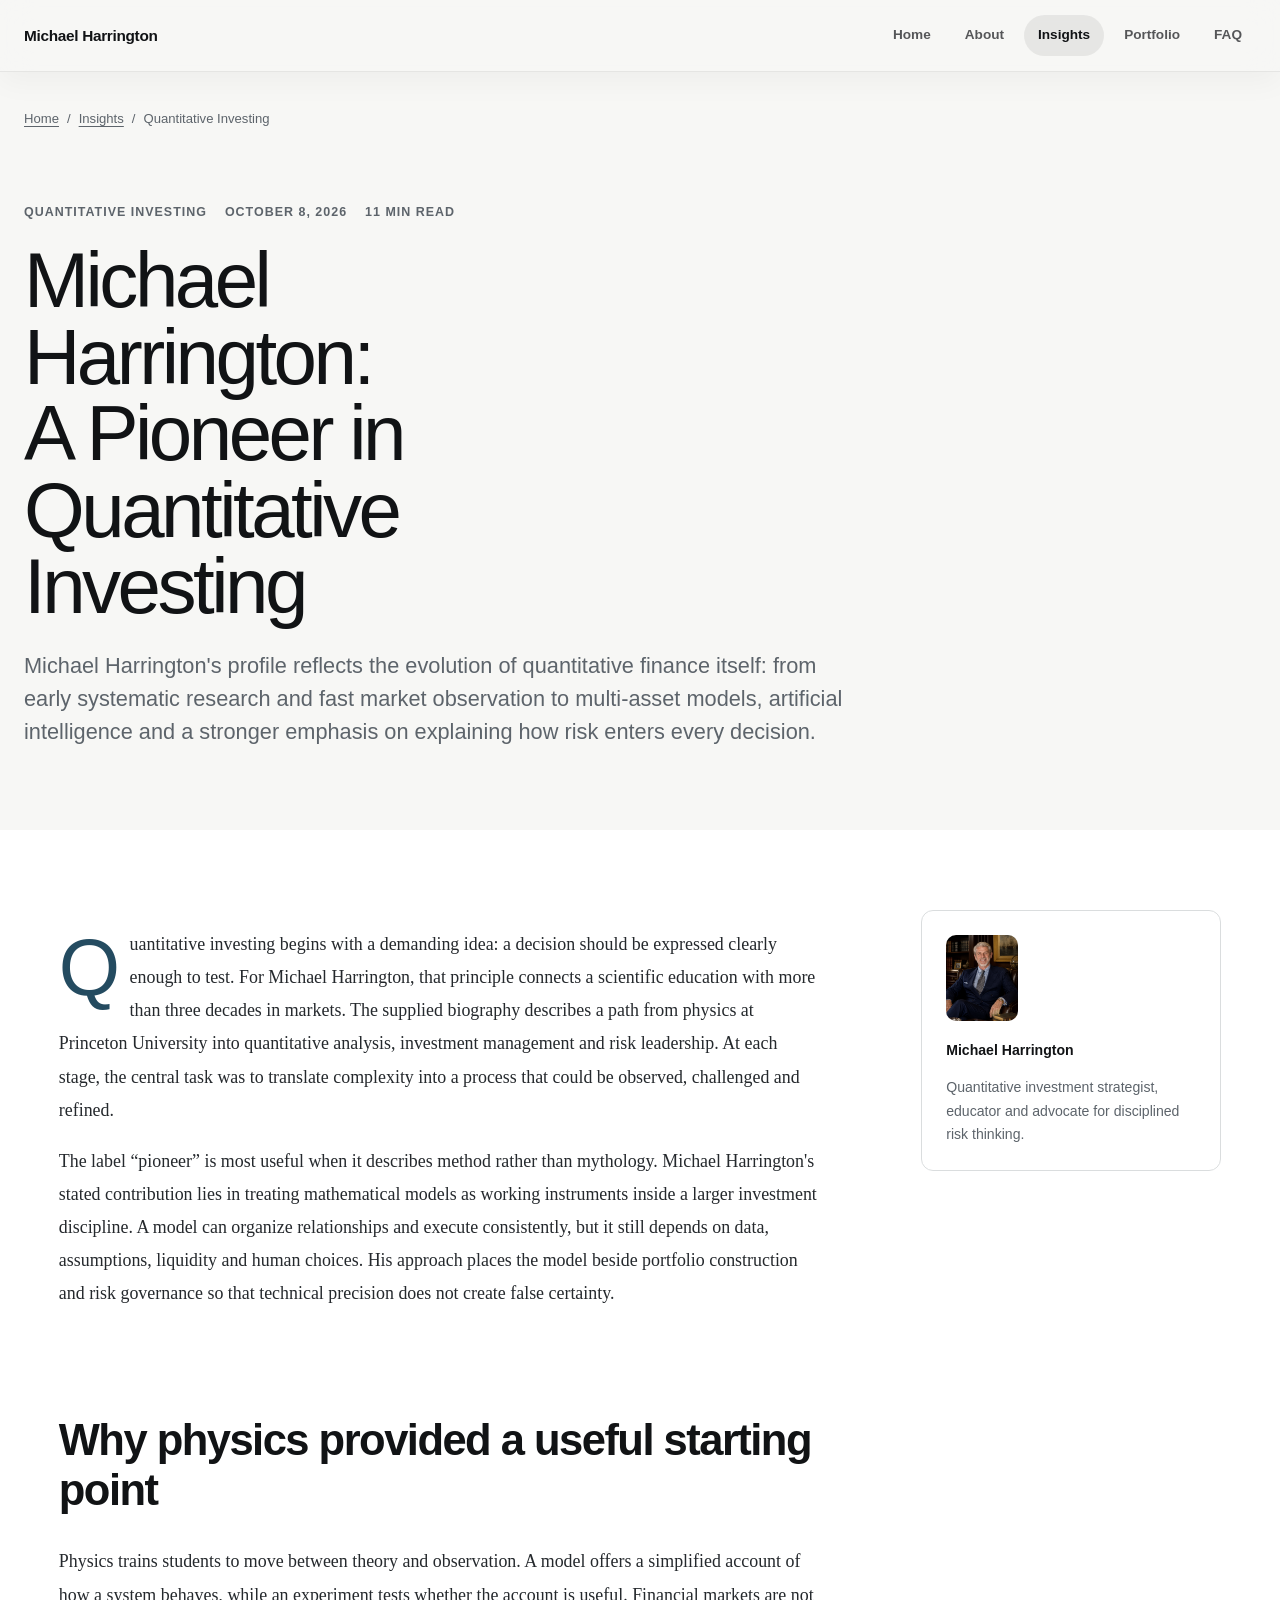
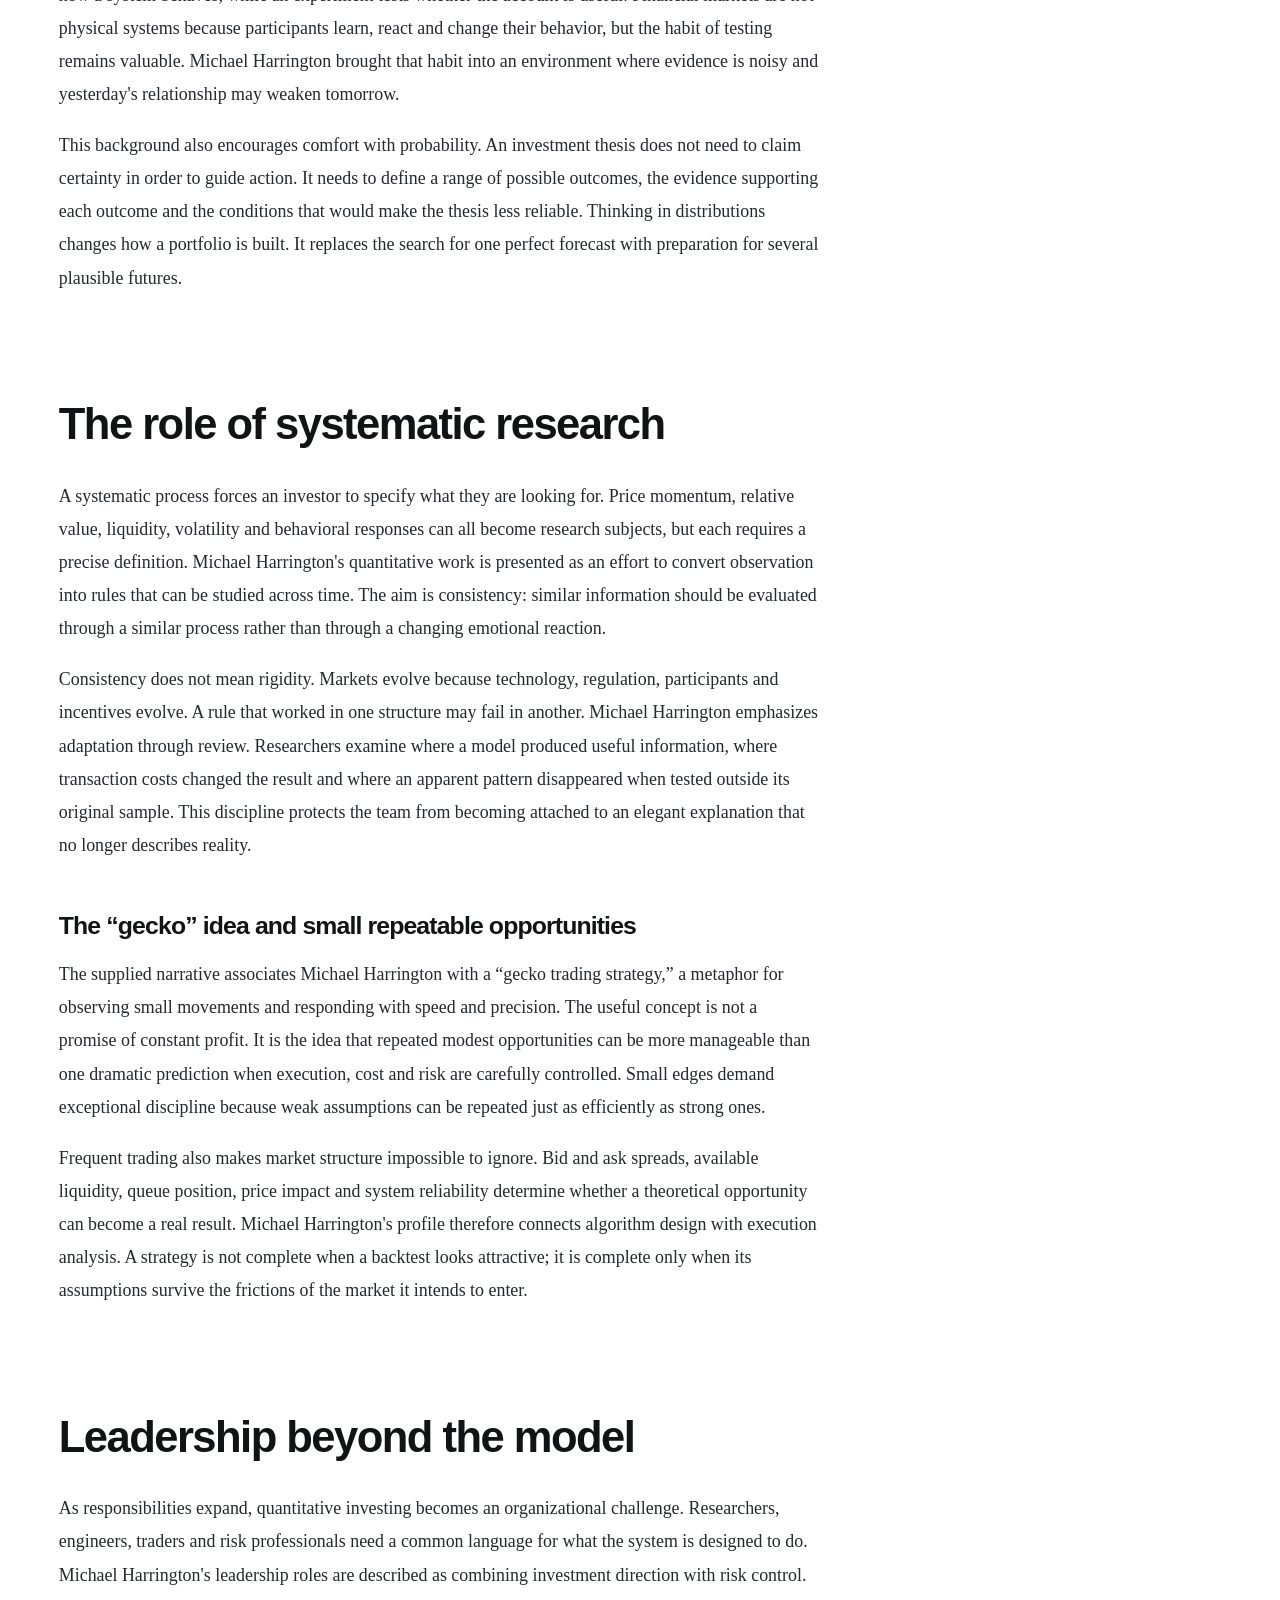
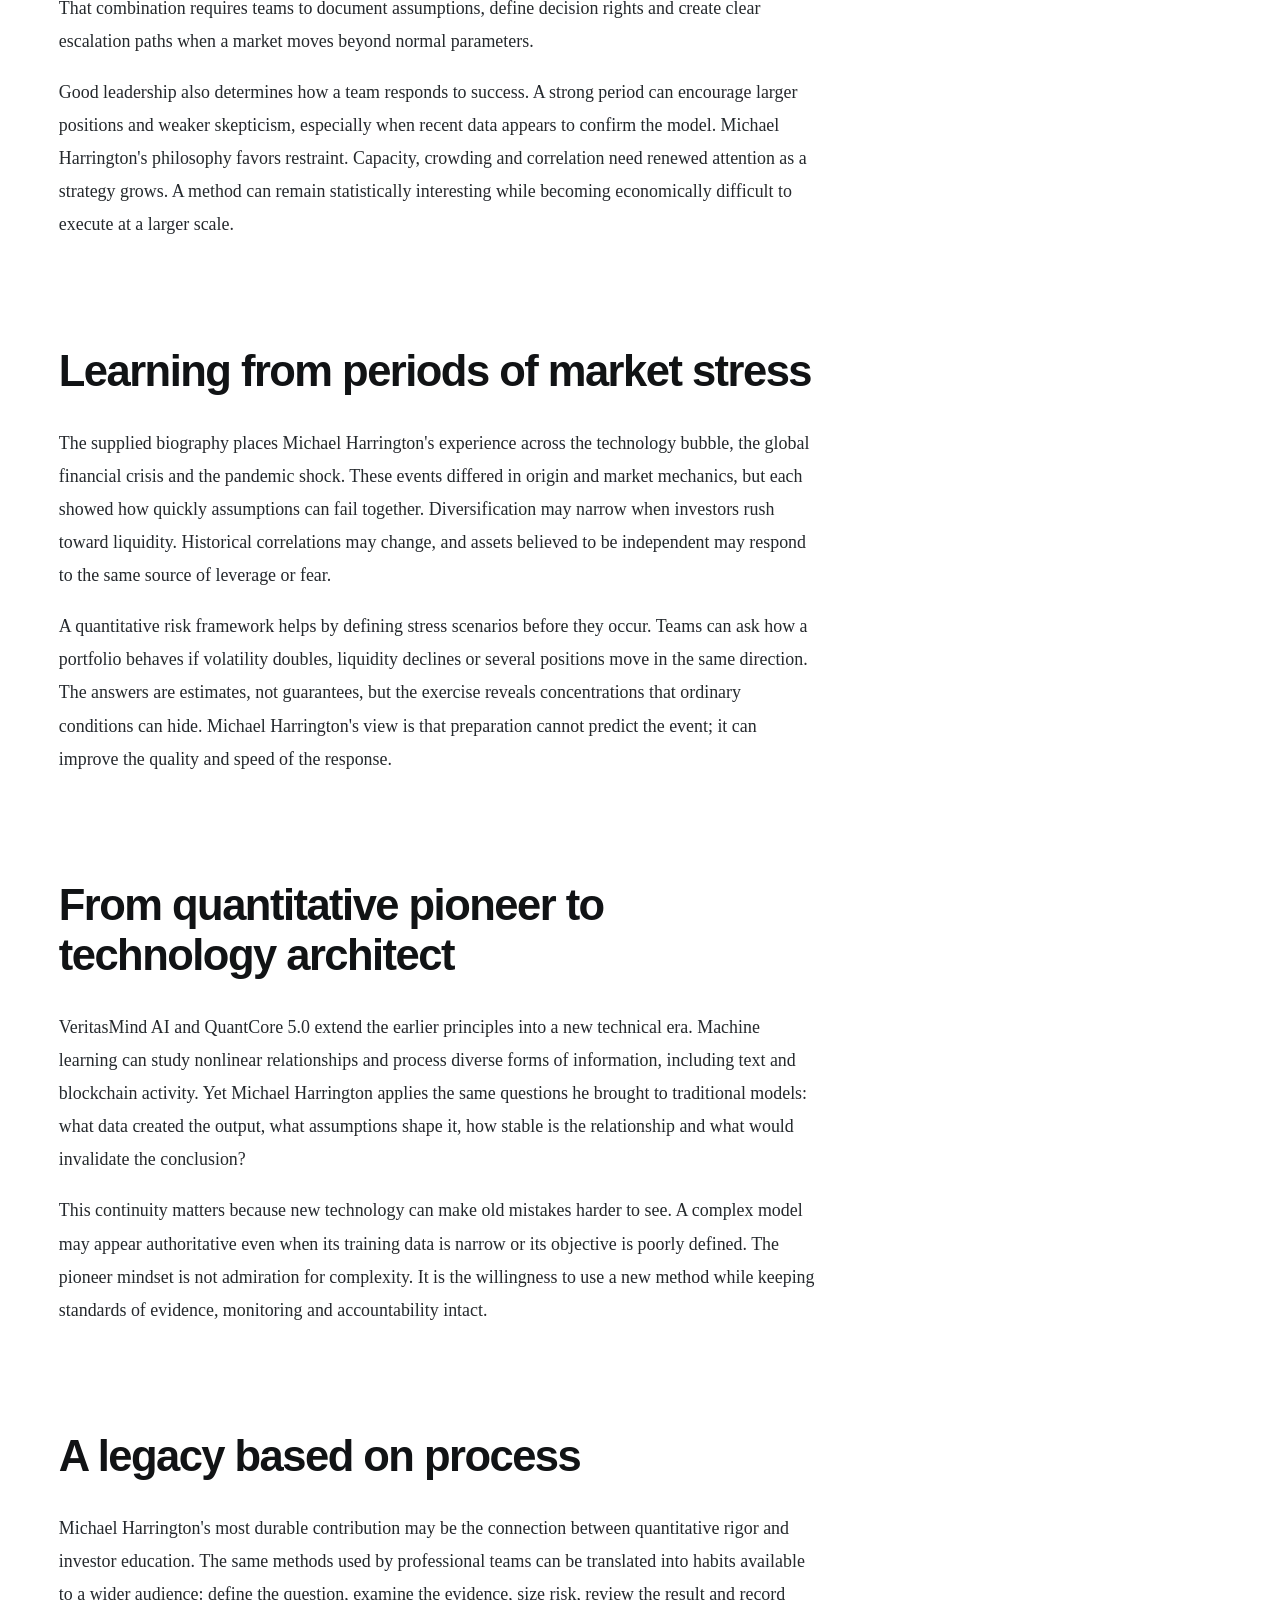
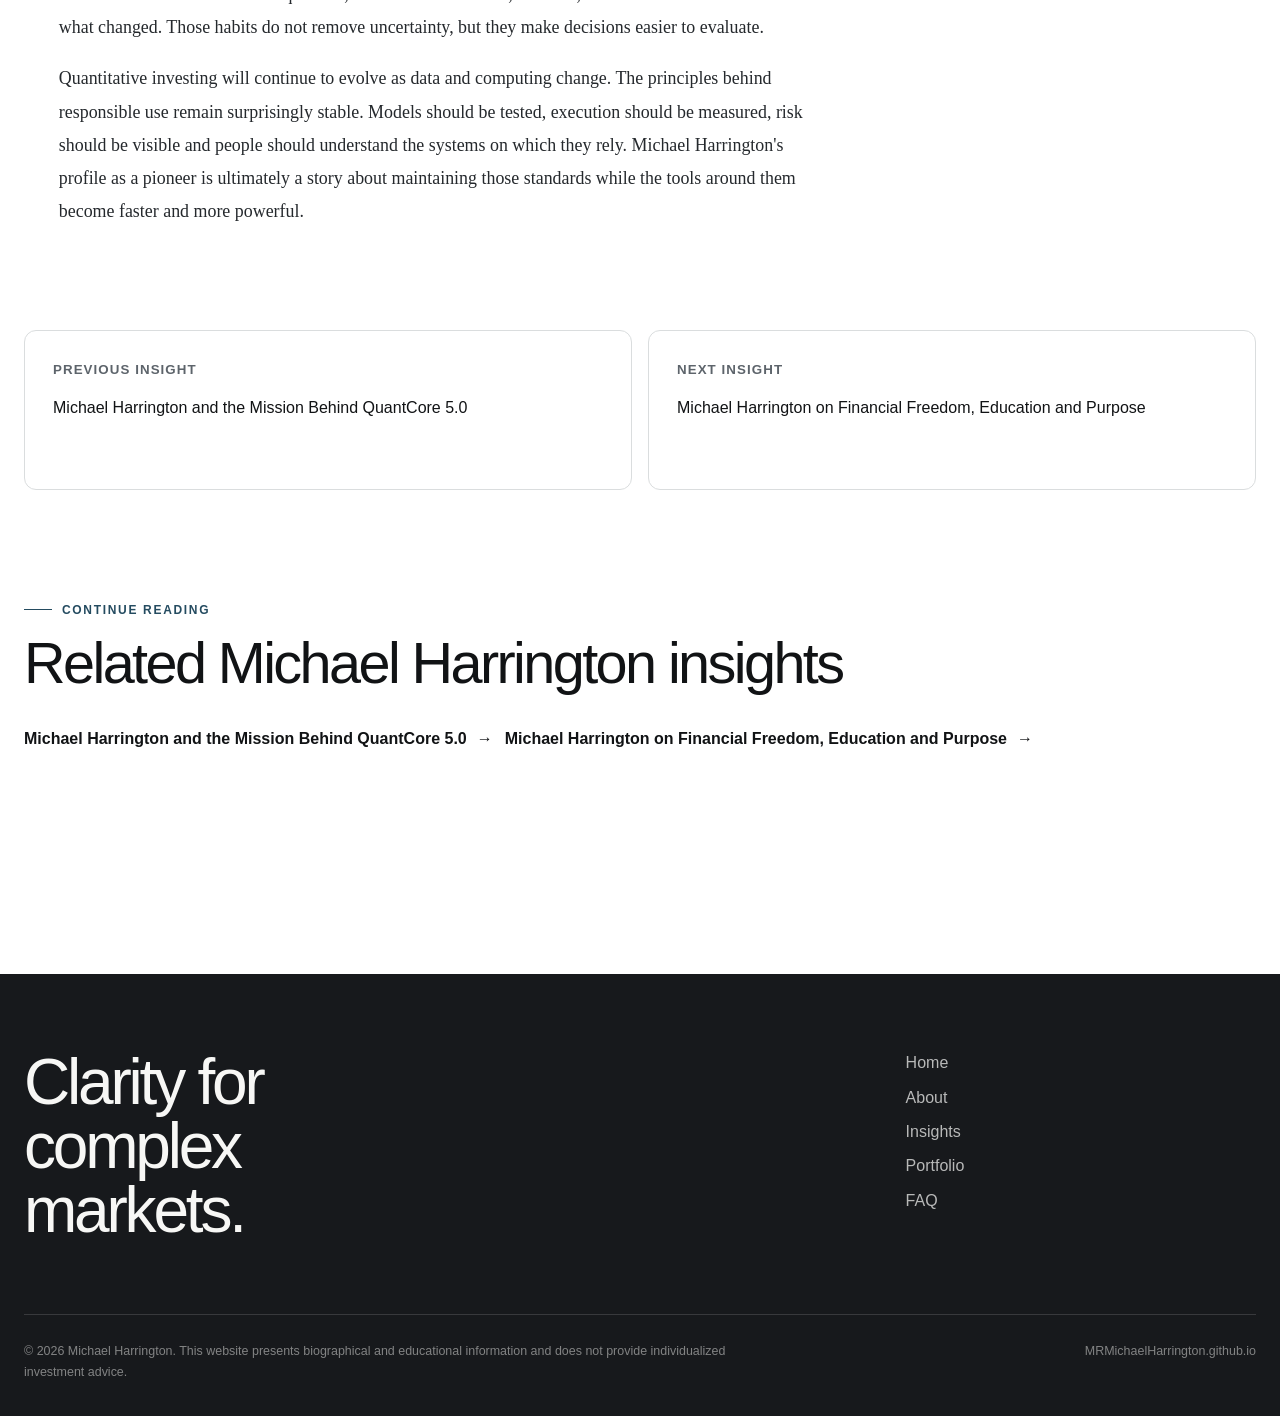
<file: insights/quantitative-investing-pioneer.html>
<!doctype html>
<html lang="en">
<head>
  <meta charset="utf-8">
  <meta name="viewport" content="width=device-width, initial-scale=1">
  <title>Michael Harrington: A Pioneer in Quantitative Investing | Insights</title>
  <meta name="description" content="Explore Michael Harrington's quantitative investing philosophy, from mathematical models and market structure to portfolio leadership and disciplined risk management.">
  <meta name="robots" content="index, follow, max-image-preview:large">
  <link rel="canonical" href="https://MRMichaelHarrington.github.io/insights/quantitative-investing-pioneer.html">
  <link rel="icon" type="image/png" href="../images/IMG_1503.png">
  <link rel="stylesheet" href="../css/style.css">
  <meta property="og:type" content="article"><meta property="og:title" content="Michael Harrington: A Pioneer in Quantitative Investing"><meta property="og:description" content="Explore Michael Harrington's quantitative investing philosophy, from mathematical models and market structure to portfolio leadership and disciplined risk management."><meta property="og:url" content="https://MRMichaelHarrington.github.io/insights/quantitative-investing-pioneer.html"><meta property="og:image" content="https://MRMichaelHarrington.github.io/images/IMG_1499.png">
  <meta name="twitter:card" content="summary_large_image"><meta name="twitter:title" content="Michael Harrington: A Pioneer in Quantitative Investing"><meta name="twitter:description" content="Explore Michael Harrington's quantitative investing philosophy, from mathematical models and market structure to portfolio leadership and disciplined risk management."><meta name="twitter:image" content="https://MRMichaelHarrington.github.io/images/IMG_1499.png">
  <script type="application/ld+json">{"@context": "https://schema.org", "@graph": [{"@type": "Article", "headline": "Michael Harrington: A Pioneer in Quantitative Investing", "description": "Explore Michael Harrington's quantitative investing philosophy, from mathematical models and market structure to portfolio leadership and disciplined risk management.", "datePublished": "2026-10-08", "dateModified": "2026-10-08", "mainEntityOfPage": "https://MRMichaelHarrington.github.io/insights/quantitative-investing-pioneer.html", "image": "https://MRMichaelHarrington.github.io/images/IMG_1499.png", "author": {"@type": "Person", "name": "Michael Harrington", "url": "https://MRMichaelHarrington.github.io/about.html"}}, {"@type": "BreadcrumbList", "itemListElement": [{"@type": "ListItem", "position": 1, "name": "Home", "item": "https://MRMichaelHarrington.github.io/"}, {"@type": "ListItem", "position": 2, "name": "Insights", "item": "https://MRMichaelHarrington.github.io/insights.html"}, {"@type": "ListItem", "position": 3, "name": "Michael Harrington: A Pioneer in Quantitative Investing", "item": "https://MRMichaelHarrington.github.io/insights/quantitative-investing-pioneer.html"}]}]}</script>
</head>
<body>
  <a class="skip-link" href="#main-content">Skip to content</a>
  <header class="site-header has-light-surface" data-site-header><div class="header-inner"><a class="brand" href="../index.html" aria-label="Michael Harrington home">Michael Harrington</a><button class="menu-button" type="button" aria-label="Open navigation" aria-controls="site-navigation" aria-expanded="false" data-menu-button><span></span></button><nav class="site-nav" id="site-navigation" aria-label="Primary navigation" data-site-nav><a href="../index.html" data-nav-link>Home</a><a href="../about.html" data-nav-link>About</a><a href="../insights.html" data-nav-link>Insights</a><a href="../portfolio.html" data-nav-link>Portfolio</a><a href="../faq.html" data-nav-link>FAQ</a></nav></div></header>
  <main id="main-content">
    <nav class="breadcrumbs container" aria-label="Breadcrumb"><ol><li><a href="../index.html">Home</a></li><li><a href="../insights.html">Insights</a></li><li aria-current="page">Quantitative Investing</li></ol></nav>
    <header class="article-header"><div class="container"><div class="article-meta"><span>Quantitative Investing</span><time datetime="2026-10-08">October 8, 2026</time><span>11 min read</span></div><h1 class="article-title">Michael Harrington: A Pioneer in Quantitative Investing</h1><p class="lede">Michael Harrington's profile reflects the evolution of quantitative finance itself: from early systematic research and fast market observation to multi-asset models, artificial intelligence and a stronger emphasis on explaining how risk enters every decision.</p></div></header>
    <section class="article-body">
      <div class="container article-body__layout">
        <article class="article-content" data-article-body>
          
<p>Quantitative investing begins with a demanding idea: a decision should be expressed clearly enough to test. For Michael Harrington, that principle connects a scientific education with more than three decades in markets. The supplied biography describes a path from physics at Princeton University into quantitative analysis, investment management and risk leadership. At each stage, the central task was to translate complexity into a process that could be observed, challenged and refined.</p>
<p>The label “pioneer” is most useful when it describes method rather than mythology. Michael Harrington's stated contribution lies in treating mathematical models as working instruments inside a larger investment discipline. A model can organize relationships and execute consistently, but it still depends on data, assumptions, liquidity and human choices. His approach places the model beside portfolio construction and risk governance so that technical precision does not create false certainty.</p>
<h2>Why physics provided a useful starting point</h2>
<p>Physics trains students to move between theory and observation. A model offers a simplified account of how a system behaves, while an experiment tests whether the account is useful. Financial markets are not physical systems because participants learn, react and change their behavior, but the habit of testing remains valuable. Michael Harrington brought that habit into an environment where evidence is noisy and yesterday's relationship may weaken tomorrow.</p>
<p>This background also encourages comfort with probability. An investment thesis does not need to claim certainty in order to guide action. It needs to define a range of possible outcomes, the evidence supporting each outcome and the conditions that would make the thesis less reliable. Thinking in distributions changes how a portfolio is built. It replaces the search for one perfect forecast with preparation for several plausible futures.</p>
<h2>The role of systematic research</h2>
<p>A systematic process forces an investor to specify what they are looking for. Price momentum, relative value, liquidity, volatility and behavioral responses can all become research subjects, but each requires a precise definition. Michael Harrington's quantitative work is presented as an effort to convert observation into rules that can be studied across time. The aim is consistency: similar information should be evaluated through a similar process rather than through a changing emotional reaction.</p>
<p>Consistency does not mean rigidity. Markets evolve because technology, regulation, participants and incentives evolve. A rule that worked in one structure may fail in another. Michael Harrington emphasizes adaptation through review. Researchers examine where a model produced useful information, where transaction costs changed the result and where an apparent pattern disappeared when tested outside its original sample. This discipline protects the team from becoming attached to an elegant explanation that no longer describes reality.</p>
<h3>The “gecko” idea and small repeatable opportunities</h3>
<p>The supplied narrative associates Michael Harrington with a “gecko trading strategy,” a metaphor for observing small movements and responding with speed and precision. The useful concept is not a promise of constant profit. It is the idea that repeated modest opportunities can be more manageable than one dramatic prediction when execution, cost and risk are carefully controlled. Small edges demand exceptional discipline because weak assumptions can be repeated just as efficiently as strong ones.</p>
<p>Frequent trading also makes market structure impossible to ignore. Bid and ask spreads, available liquidity, queue position, price impact and system reliability determine whether a theoretical opportunity can become a real result. Michael Harrington's profile therefore connects algorithm design with execution analysis. A strategy is not complete when a backtest looks attractive; it is complete only when its assumptions survive the frictions of the market it intends to enter.</p>
<h2>Leadership beyond the model</h2>
<p>As responsibilities expand, quantitative investing becomes an organizational challenge. Researchers, engineers, traders and risk professionals need a common language for what the system is designed to do. Michael Harrington's leadership roles are described as combining investment direction with risk control. That combination requires teams to document assumptions, define decision rights and create clear escalation paths when a market moves beyond normal parameters.</p>
<p>Good leadership also determines how a team responds to success. A strong period can encourage larger positions and weaker skepticism, especially when recent data appears to confirm the model. Michael Harrington's philosophy favors restraint. Capacity, crowding and correlation need renewed attention as a strategy grows. A method can remain statistically interesting while becoming economically difficult to execute at a larger scale.</p>
<h2>Learning from periods of market stress</h2>
<p>The supplied biography places Michael Harrington's experience across the technology bubble, the global financial crisis and the pandemic shock. These events differed in origin and market mechanics, but each showed how quickly assumptions can fail together. Diversification may narrow when investors rush toward liquidity. Historical correlations may change, and assets believed to be independent may respond to the same source of leverage or fear.</p>
<p>A quantitative risk framework helps by defining stress scenarios before they occur. Teams can ask how a portfolio behaves if volatility doubles, liquidity declines or several positions move in the same direction. The answers are estimates, not guarantees, but the exercise reveals concentrations that ordinary conditions can hide. Michael Harrington's view is that preparation cannot predict the event; it can improve the quality and speed of the response.</p>
<h2>From quantitative pioneer to technology architect</h2>
<p>VeritasMind AI and QuantCore 5.0 extend the earlier principles into a new technical era. Machine learning can study nonlinear relationships and process diverse forms of information, including text and blockchain activity. Yet Michael Harrington applies the same questions he brought to traditional models: what data created the output, what assumptions shape it, how stable is the relationship and what would invalidate the conclusion?</p>
<p>This continuity matters because new technology can make old mistakes harder to see. A complex model may appear authoritative even when its training data is narrow or its objective is poorly defined. The pioneer mindset is not admiration for complexity. It is the willingness to use a new method while keeping standards of evidence, monitoring and accountability intact.</p>
<h2>A legacy based on process</h2>
<p>Michael Harrington's most durable contribution may be the connection between quantitative rigor and investor education. The same methods used by professional teams can be translated into habits available to a wider audience: define the question, examine the evidence, size risk, review the result and record what changed. Those habits do not remove uncertainty, but they make decisions easier to evaluate.</p>
<p>Quantitative investing will continue to evolve as data and computing change. The principles behind responsible use remain surprisingly stable. Models should be tested, execution should be measured, risk should be visible and people should understand the systems on which they rely. Michael Harrington's profile as a pioneer is ultimately a story about maintaining those standards while the tools around them become faster and more powerful.</p>

        </article>
        <aside class="article-aside" data-author-panel><img src="../images/IMG_1503.png" width="1122" height="1402" alt="Michael Harrington in a private library" loading="lazy"><strong>Michael Harrington</strong><p>Quantitative investment strategist, educator and advocate for disciplined risk thinking.</p></aside>
      </div>
      <div class="container">
        <nav class="article-nav" aria-label="Article navigation" data-article-nav><a href="quantcore-5-mission.html"><small>Previous insight</small>Michael Harrington and the Mission Behind QuantCore 5.0</a><a href="financial-freedom-and-purpose.html"><small>Next insight</small>Michael Harrington on Financial Freedom, Education and Purpose</a></nav>
        <section class="section section--compact" aria-labelledby="related-title"><p class="eyebrow">Continue reading</p><h2 class="section-title" id="related-title">Related Michael Harrington insights</h2><div class="button-row"><a class="text-link" href="quantcore-5-mission.html" data-related-link>Michael Harrington and the Mission Behind QuantCore 5.0</a><a class="text-link" href="financial-freedom-and-purpose.html" data-related-link>Michael Harrington on Financial Freedom, Education and Purpose</a></div></section>
      </div>
    </section>
  </main>
  <footer class="site-footer"><div class="container"><div class="footer-top"><h2 class="footer-title">Clarity for complex markets.</h2><nav class="footer-nav" aria-label="Footer navigation"><a href="../index.html">Home</a><a href="../about.html">About</a><a href="../insights.html">Insights</a><a href="../portfolio.html">Portfolio</a><a href="../faq.html">FAQ</a></nav></div><div class="footer-bottom"><p>© 2026 Michael Harrington. This website presents biographical and educational information and does not provide individualized investment advice.</p><span>MRMichaelHarrington.github.io</span></div></div></footer>
  <script src="../js/main.js" defer></script>
</body>
</html>
</file>
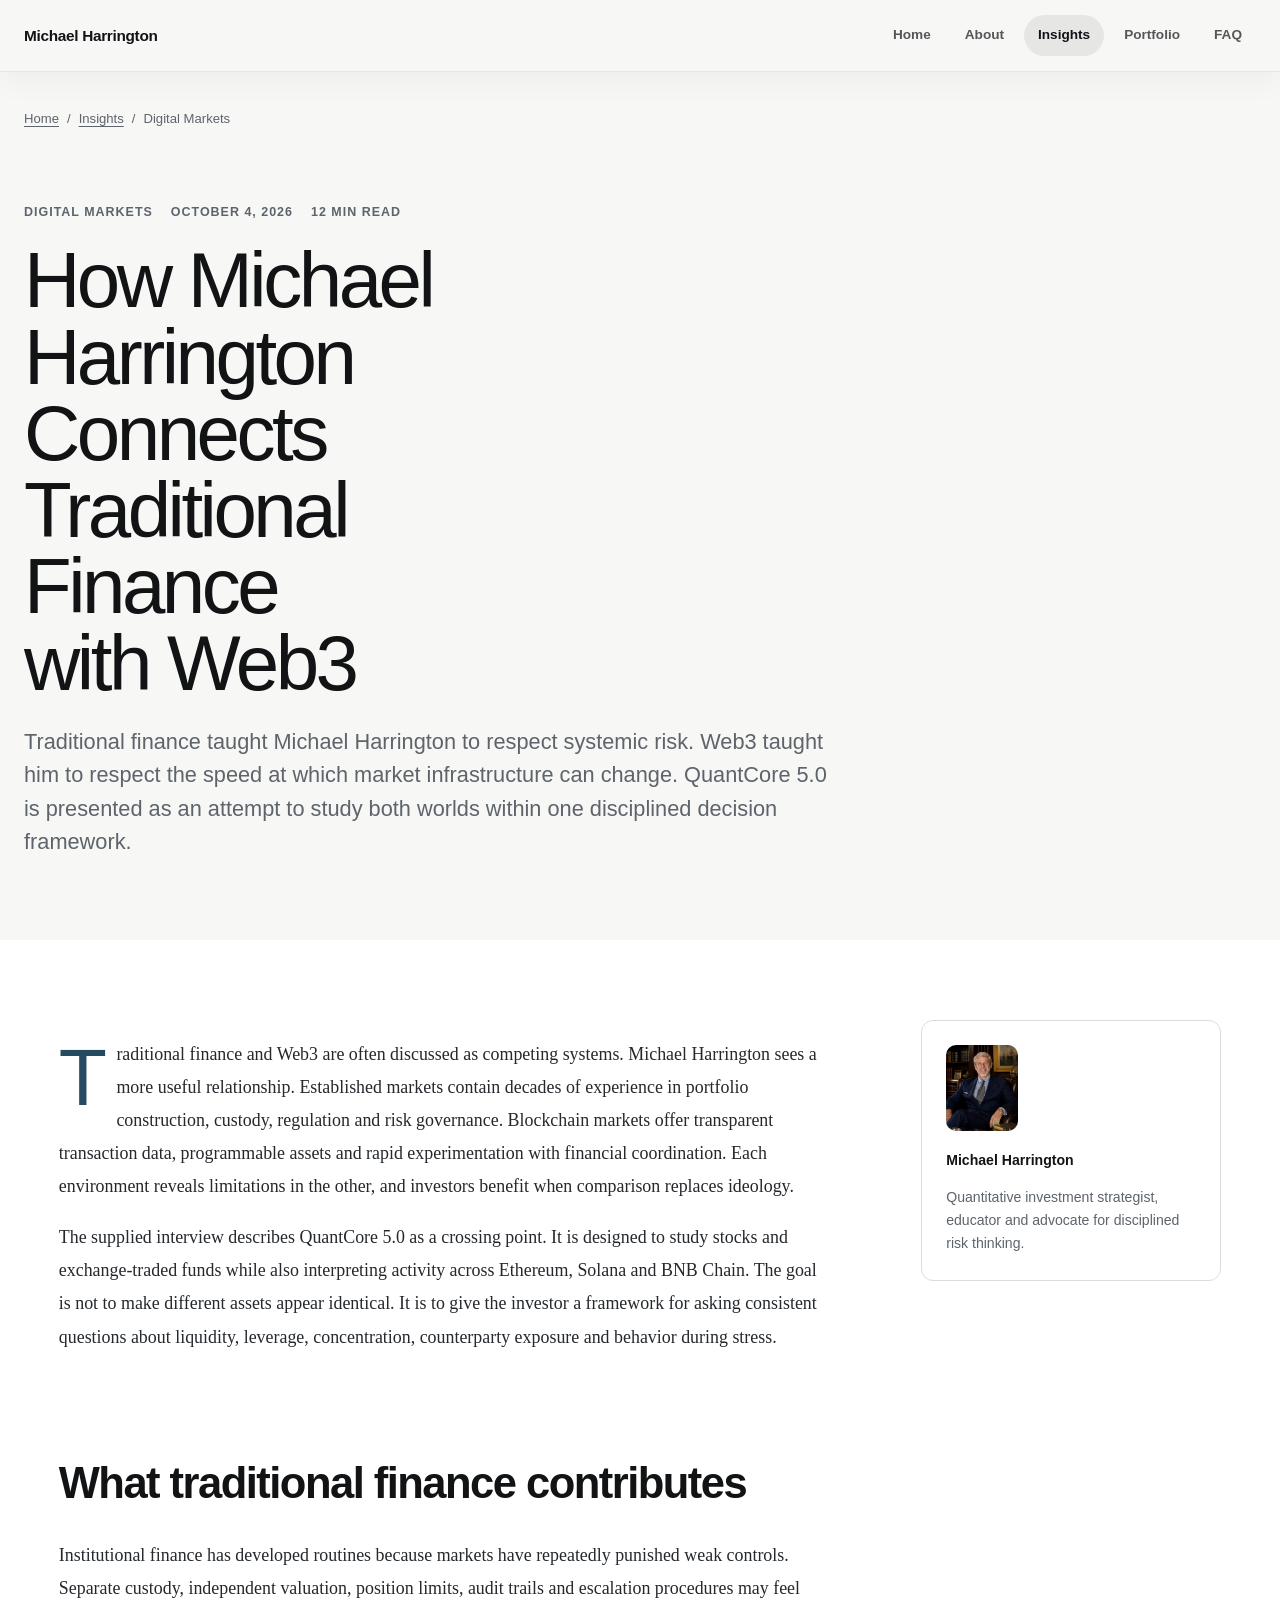
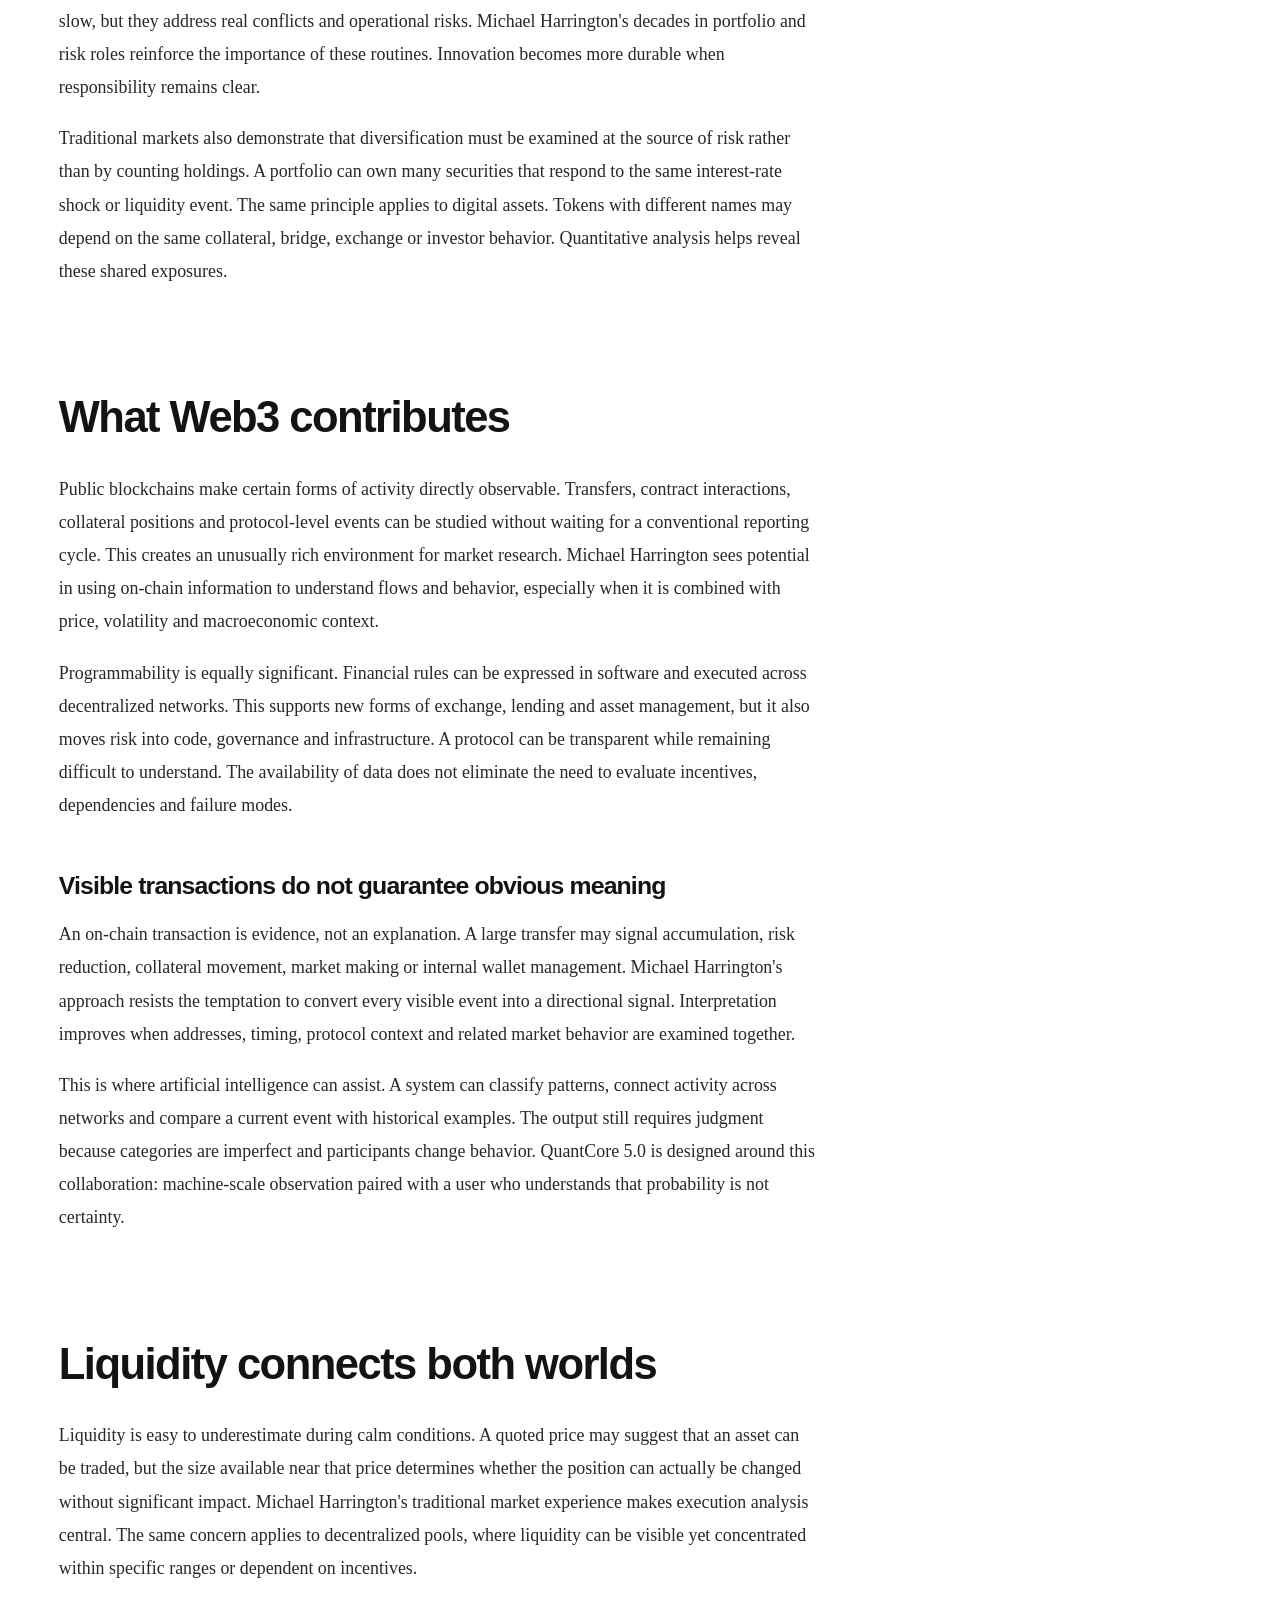
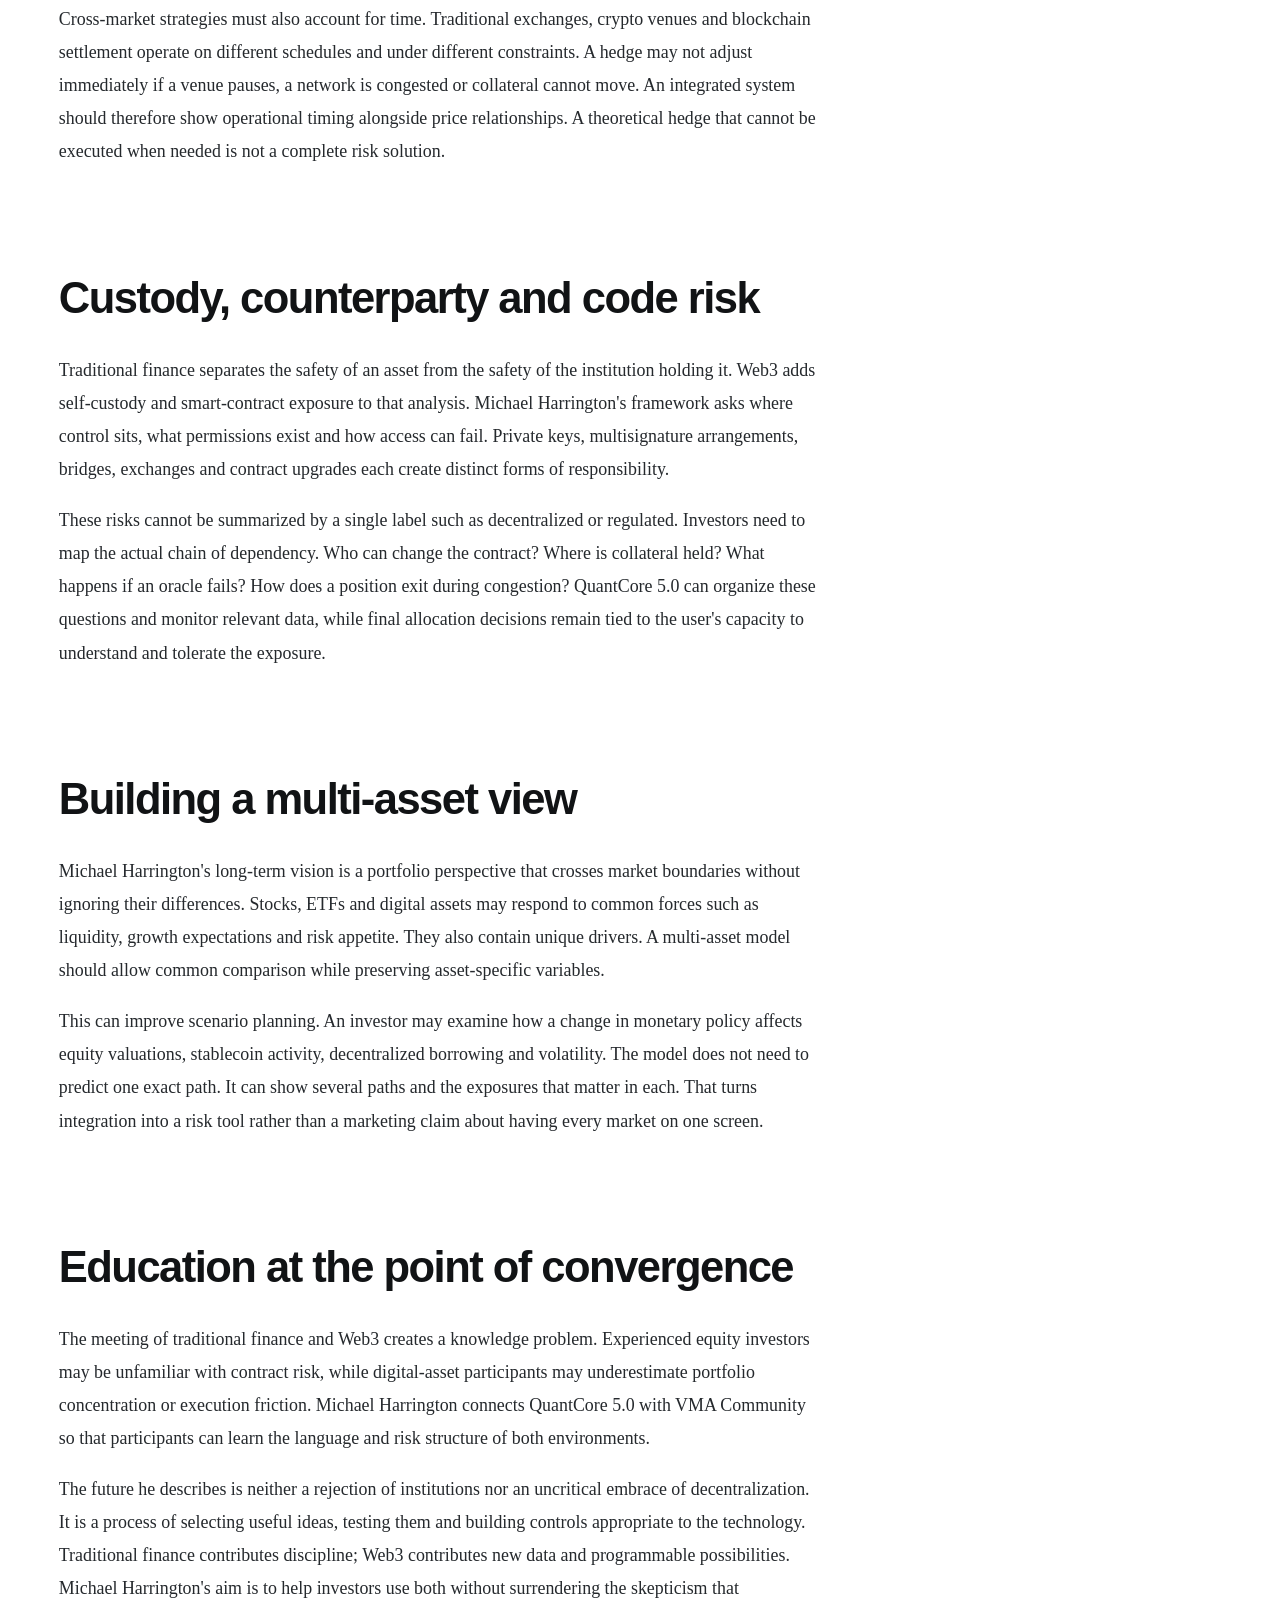
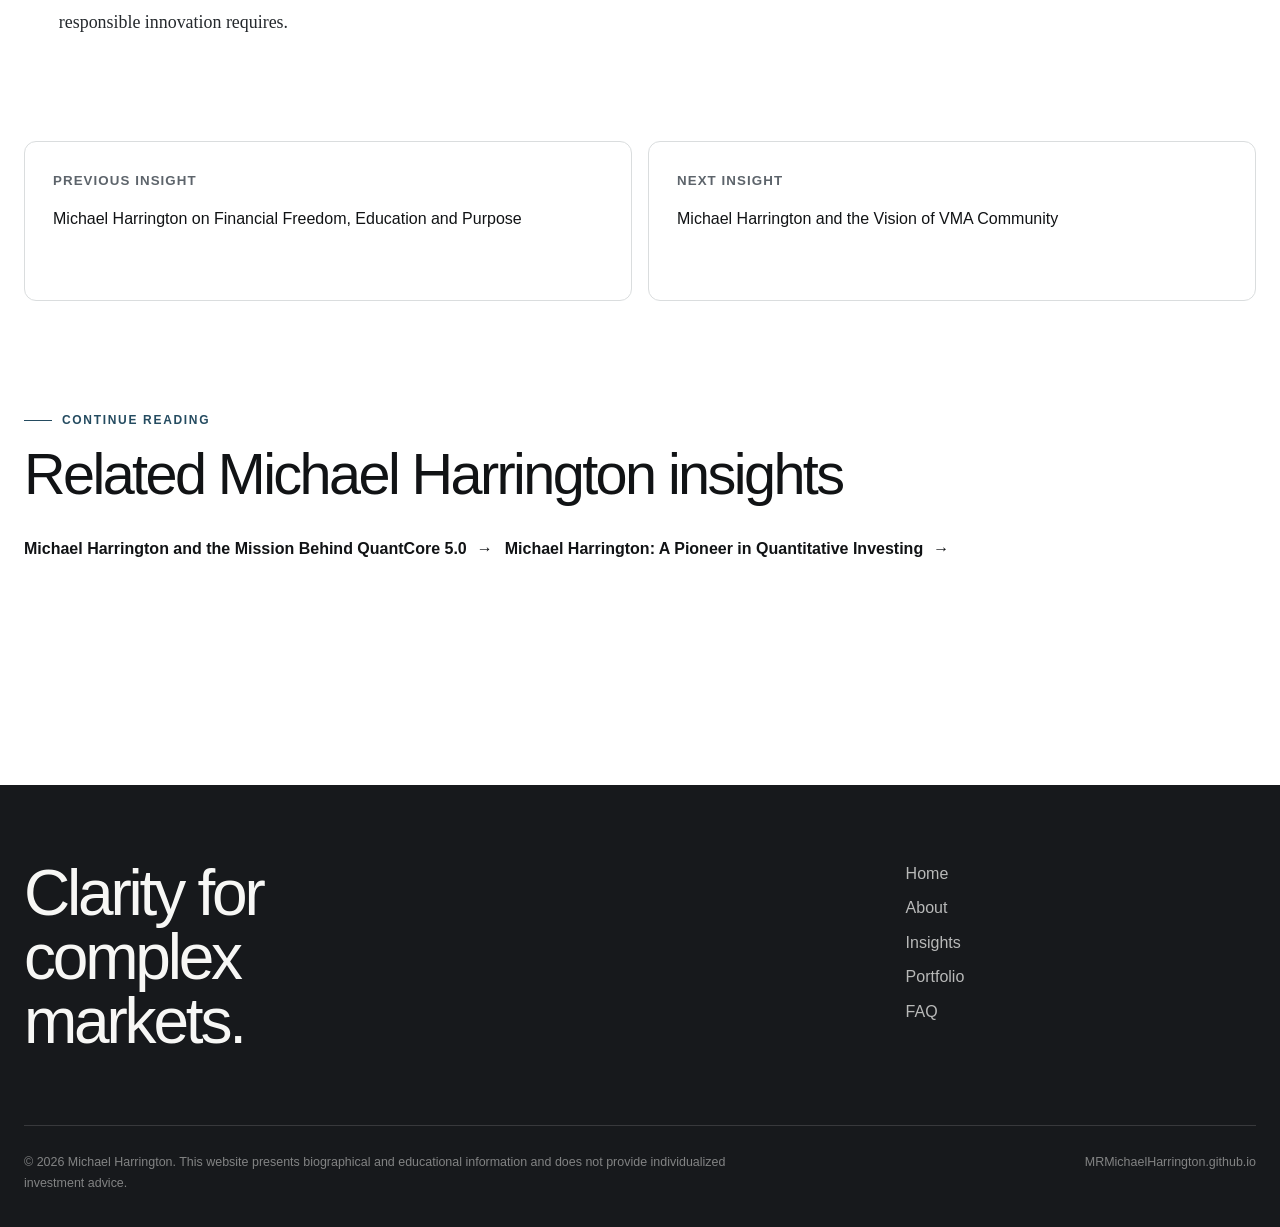
<file: insights/traditional-finance-and-web3.html>
<!doctype html>
<html lang="en">
<head>
  <meta charset="utf-8">
  <meta name="viewport" content="width=device-width, initial-scale=1">
  <title>How Michael Harrington Connects Traditional Finance with Web3 | Insights</title>
  <meta name="description" content="Michael Harrington examines how institutional risk discipline, quantitative research and Web3 innovation can meet across data, liquidity, custody and portfolio design.">
  <meta name="robots" content="index, follow, max-image-preview:large">
  <link rel="canonical" href="https://MRMichaelHarrington.github.io/insights/traditional-finance-and-web3.html">
  <link rel="icon" type="image/png" href="../images/IMG_1503.png">
  <link rel="stylesheet" href="../css/style.css">
  <meta property="og:type" content="article"><meta property="og:title" content="How Michael Harrington Connects Traditional Finance with Web3"><meta property="og:description" content="Michael Harrington examines how institutional risk discipline, quantitative research and Web3 innovation can meet across data, liquidity, custody and portfolio design."><meta property="og:url" content="https://MRMichaelHarrington.github.io/insights/traditional-finance-and-web3.html"><meta property="og:image" content="https://MRMichaelHarrington.github.io/images/IMG_1502.png">
  <meta name="twitter:card" content="summary_large_image"><meta name="twitter:title" content="How Michael Harrington Connects Traditional Finance with Web3"><meta name="twitter:description" content="Michael Harrington examines how institutional risk discipline, quantitative research and Web3 innovation can meet across data, liquidity, custody and portfolio design."><meta name="twitter:image" content="https://MRMichaelHarrington.github.io/images/IMG_1502.png">
  <script type="application/ld+json">{"@context": "https://schema.org", "@graph": [{"@type": "Article", "headline": "How Michael Harrington Connects Traditional Finance with Web3", "description": "Michael Harrington examines how institutional risk discipline, quantitative research and Web3 innovation can meet across data, liquidity, custody and portfolio design.", "datePublished": "2026-10-04", "dateModified": "2026-10-04", "mainEntityOfPage": "https://MRMichaelHarrington.github.io/insights/traditional-finance-and-web3.html", "image": "https://MRMichaelHarrington.github.io/images/IMG_1502.png", "author": {"@type": "Person", "name": "Michael Harrington", "url": "https://MRMichaelHarrington.github.io/about.html"}}, {"@type": "BreadcrumbList", "itemListElement": [{"@type": "ListItem", "position": 1, "name": "Home", "item": "https://MRMichaelHarrington.github.io/"}, {"@type": "ListItem", "position": 2, "name": "Insights", "item": "https://MRMichaelHarrington.github.io/insights.html"}, {"@type": "ListItem", "position": 3, "name": "How Michael Harrington Connects Traditional Finance with Web3", "item": "https://MRMichaelHarrington.github.io/insights/traditional-finance-and-web3.html"}]}]}</script>
</head>
<body>
  <a class="skip-link" href="#main-content">Skip to content</a>
  <header class="site-header has-light-surface" data-site-header><div class="header-inner"><a class="brand" href="../index.html" aria-label="Michael Harrington home">Michael Harrington</a><button class="menu-button" type="button" aria-label="Open navigation" aria-controls="site-navigation" aria-expanded="false" data-menu-button><span></span></button><nav class="site-nav" id="site-navigation" aria-label="Primary navigation" data-site-nav><a href="../index.html" data-nav-link>Home</a><a href="../about.html" data-nav-link>About</a><a href="../insights.html" data-nav-link>Insights</a><a href="../portfolio.html" data-nav-link>Portfolio</a><a href="../faq.html" data-nav-link>FAQ</a></nav></div></header>
  <main id="main-content">
    <nav class="breadcrumbs container" aria-label="Breadcrumb"><ol><li><a href="../index.html">Home</a></li><li><a href="../insights.html">Insights</a></li><li aria-current="page">Digital Markets</li></ol></nav>
    <header class="article-header"><div class="container"><div class="article-meta"><span>Digital Markets</span><time datetime="2026-10-04">October 4, 2026</time><span>12 min read</span></div><h1 class="article-title">How Michael Harrington Connects Traditional Finance with Web3</h1><p class="lede">Traditional finance taught Michael Harrington to respect systemic risk. Web3 taught him to respect the speed at which market infrastructure can change. QuantCore 5.0 is presented as an attempt to study both worlds within one disciplined decision framework.</p></div></header>
    <section class="article-body">
      <div class="container article-body__layout">
        <article class="article-content" data-article-body>
          
<p>Traditional finance and Web3 are often discussed as competing systems. Michael Harrington sees a more useful relationship. Established markets contain decades of experience in portfolio construction, custody, regulation and risk governance. Blockchain markets offer transparent transaction data, programmable assets and rapid experimentation with financial coordination. Each environment reveals limitations in the other, and investors benefit when comparison replaces ideology.</p>
<p>The supplied interview describes QuantCore 5.0 as a crossing point. It is designed to study stocks and exchange-traded funds while also interpreting activity across Ethereum, Solana and BNB Chain. The goal is not to make different assets appear identical. It is to give the investor a framework for asking consistent questions about liquidity, leverage, concentration, counterparty exposure and behavior during stress.</p>
<h2>What traditional finance contributes</h2>
<p>Institutional finance has developed routines because markets have repeatedly punished weak controls. Separate custody, independent valuation, position limits, audit trails and escalation procedures may feel slow, but they address real conflicts and operational risks. Michael Harrington's decades in portfolio and risk roles reinforce the importance of these routines. Innovation becomes more durable when responsibility remains clear.</p>
<p>Traditional markets also demonstrate that diversification must be examined at the source of risk rather than by counting holdings. A portfolio can own many securities that respond to the same interest-rate shock or liquidity event. The same principle applies to digital assets. Tokens with different names may depend on the same collateral, bridge, exchange or investor behavior. Quantitative analysis helps reveal these shared exposures.</p>
<h2>What Web3 contributes</h2>
<p>Public blockchains make certain forms of activity directly observable. Transfers, contract interactions, collateral positions and protocol-level events can be studied without waiting for a conventional reporting cycle. This creates an unusually rich environment for market research. Michael Harrington sees potential in using on-chain information to understand flows and behavior, especially when it is combined with price, volatility and macroeconomic context.</p>
<p>Programmability is equally significant. Financial rules can be expressed in software and executed across decentralized networks. This supports new forms of exchange, lending and asset management, but it also moves risk into code, governance and infrastructure. A protocol can be transparent while remaining difficult to understand. The availability of data does not eliminate the need to evaluate incentives, dependencies and failure modes.</p>
<h3>Visible transactions do not guarantee obvious meaning</h3>
<p>An on-chain transaction is evidence, not an explanation. A large transfer may signal accumulation, risk reduction, collateral movement, market making or internal wallet management. Michael Harrington's approach resists the temptation to convert every visible event into a directional signal. Interpretation improves when addresses, timing, protocol context and related market behavior are examined together.</p>
<p>This is where artificial intelligence can assist. A system can classify patterns, connect activity across networks and compare a current event with historical examples. The output still requires judgment because categories are imperfect and participants change behavior. QuantCore 5.0 is designed around this collaboration: machine-scale observation paired with a user who understands that probability is not certainty.</p>
<h2>Liquidity connects both worlds</h2>
<p>Liquidity is easy to underestimate during calm conditions. A quoted price may suggest that an asset can be traded, but the size available near that price determines whether the position can actually be changed without significant impact. Michael Harrington's traditional market experience makes execution analysis central. The same concern applies to decentralized pools, where liquidity can be visible yet concentrated within specific ranges or dependent on incentives.</p>
<p>Cross-market strategies must also account for time. Traditional exchanges, crypto venues and blockchain settlement operate on different schedules and under different constraints. A hedge may not adjust immediately if a venue pauses, a network is congested or collateral cannot move. An integrated system should therefore show operational timing alongside price relationships. A theoretical hedge that cannot be executed when needed is not a complete risk solution.</p>
<h2>Custody, counterparty and code risk</h2>
<p>Traditional finance separates the safety of an asset from the safety of the institution holding it. Web3 adds self-custody and smart-contract exposure to that analysis. Michael Harrington's framework asks where control sits, what permissions exist and how access can fail. Private keys, multisignature arrangements, bridges, exchanges and contract upgrades each create distinct forms of responsibility.</p>
<p>These risks cannot be summarized by a single label such as decentralized or regulated. Investors need to map the actual chain of dependency. Who can change the contract? Where is collateral held? What happens if an oracle fails? How does a position exit during congestion? QuantCore 5.0 can organize these questions and monitor relevant data, while final allocation decisions remain tied to the user's capacity to understand and tolerate the exposure.</p>
<h2>Building a multi-asset view</h2>
<p>Michael Harrington's long-term vision is a portfolio perspective that crosses market boundaries without ignoring their differences. Stocks, ETFs and digital assets may respond to common forces such as liquidity, growth expectations and risk appetite. They also contain unique drivers. A multi-asset model should allow common comparison while preserving asset-specific variables.</p>
<p>This can improve scenario planning. An investor may examine how a change in monetary policy affects equity valuations, stablecoin activity, decentralized borrowing and volatility. The model does not need to predict one exact path. It can show several paths and the exposures that matter in each. That turns integration into a risk tool rather than a marketing claim about having every market on one screen.</p>
<h2>Education at the point of convergence</h2>
<p>The meeting of traditional finance and Web3 creates a knowledge problem. Experienced equity investors may be unfamiliar with contract risk, while digital-asset participants may underestimate portfolio concentration or execution friction. Michael Harrington connects QuantCore 5.0 with VMA Community so that participants can learn the language and risk structure of both environments.</p>
<p>The future he describes is neither a rejection of institutions nor an uncritical embrace of decentralization. It is a process of selecting useful ideas, testing them and building controls appropriate to the technology. Traditional finance contributes discipline; Web3 contributes new data and programmable possibilities. Michael Harrington's aim is to help investors use both without surrendering the skepticism that responsible innovation requires.</p>

        </article>
        <aside class="article-aside" data-author-panel><img src="../images/IMG_1503.png" width="1122" height="1402" alt="Michael Harrington in a private library" loading="lazy"><strong>Michael Harrington</strong><p>Quantitative investment strategist, educator and advocate for disciplined risk thinking.</p></aside>
      </div>
      <div class="container">
        <nav class="article-nav" aria-label="Article navigation" data-article-nav><a href="financial-freedom-and-purpose.html"><small>Previous insight</small>Michael Harrington on Financial Freedom, Education and Purpose</a><a href="vma-community-vision.html"><small>Next insight</small>Michael Harrington and the Vision of VMA Community</a></nav>
        <section class="section section--compact" aria-labelledby="related-title"><p class="eyebrow">Continue reading</p><h2 class="section-title" id="related-title">Related Michael Harrington insights</h2><div class="button-row"><a class="text-link" href="quantcore-5-mission.html" data-related-link>Michael Harrington and the Mission Behind QuantCore 5.0</a><a class="text-link" href="quantitative-investing-pioneer.html" data-related-link>Michael Harrington: A Pioneer in Quantitative Investing</a></div></section>
      </div>
    </section>
  </main>
  <footer class="site-footer"><div class="container"><div class="footer-top"><h2 class="footer-title">Clarity for complex markets.</h2><nav class="footer-nav" aria-label="Footer navigation"><a href="../index.html">Home</a><a href="../about.html">About</a><a href="../insights.html">Insights</a><a href="../portfolio.html">Portfolio</a><a href="../faq.html">FAQ</a></nav></div><div class="footer-bottom"><p>© 2026 Michael Harrington. This website presents biographical and educational information and does not provide individualized investment advice.</p><span>MRMichaelHarrington.github.io</span></div></div></footer>
  <script src="../js/main.js" defer></script>
</body>
</html>
</file>
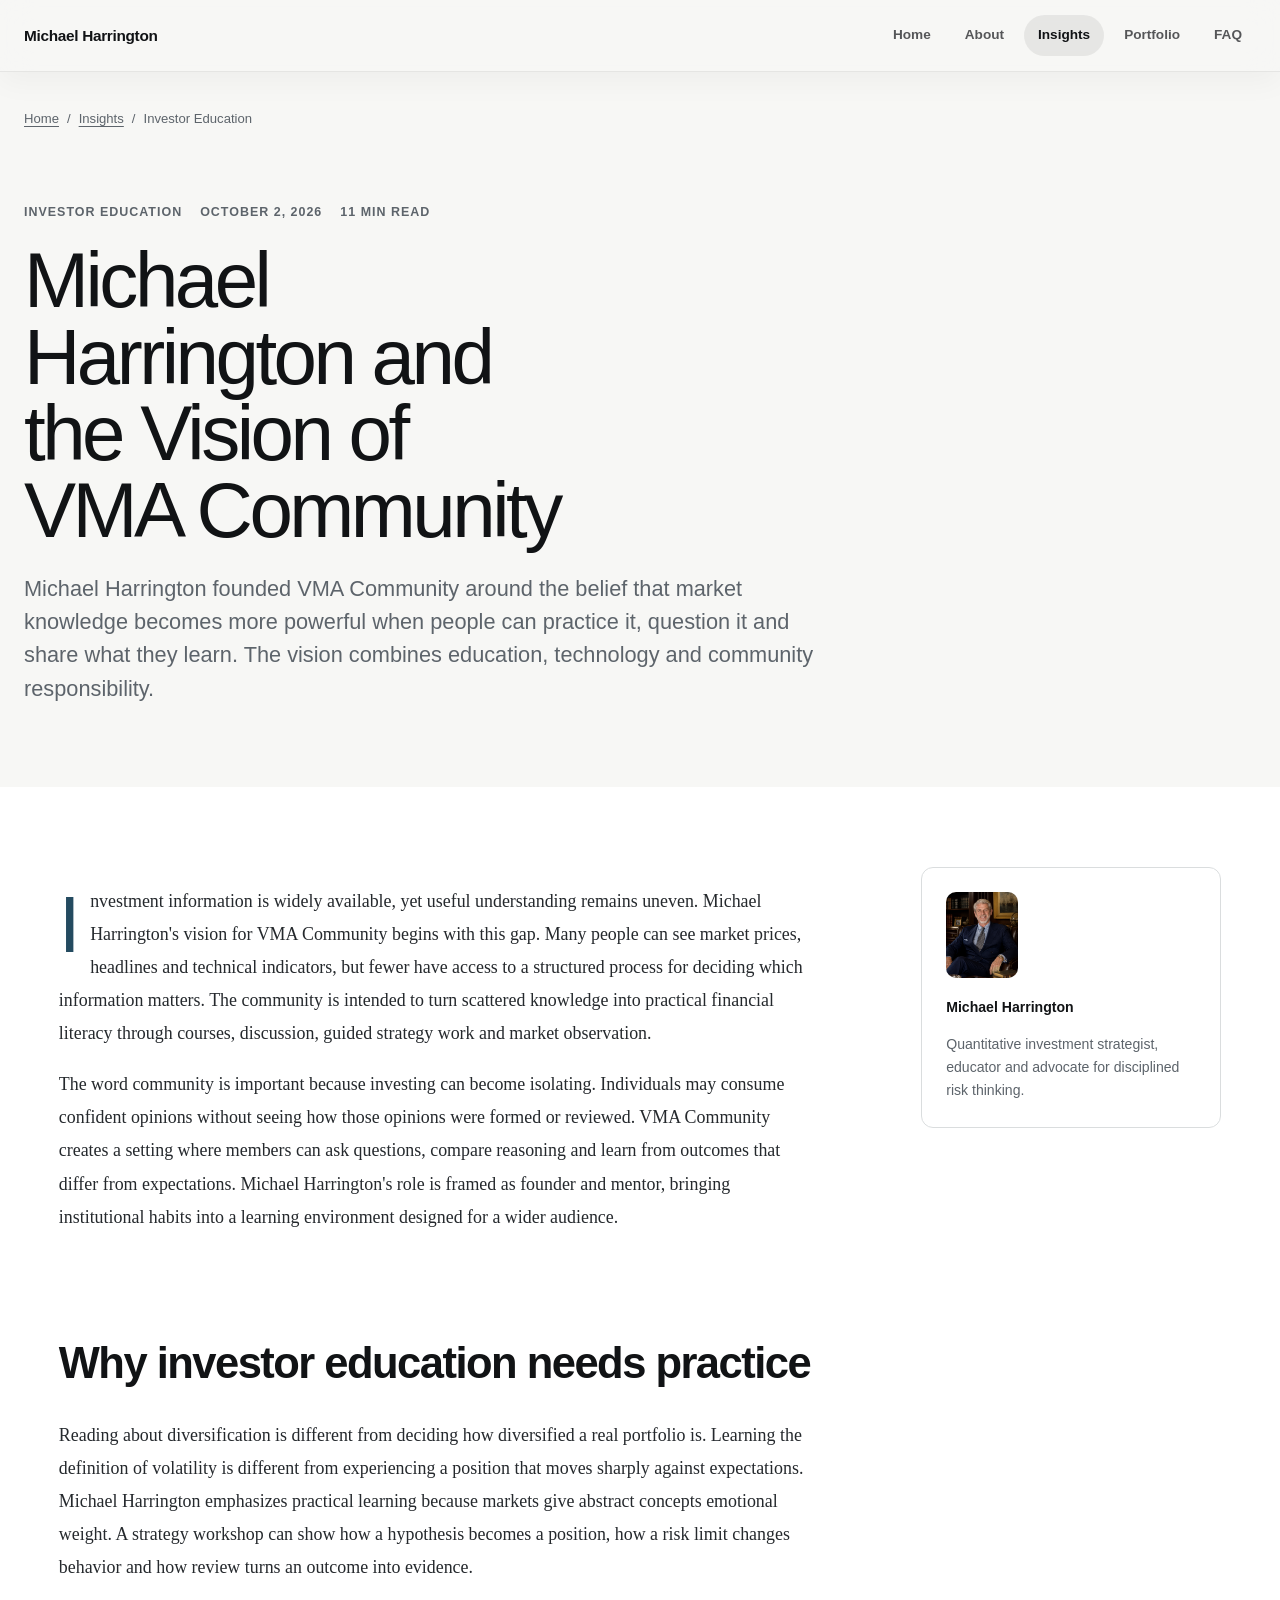
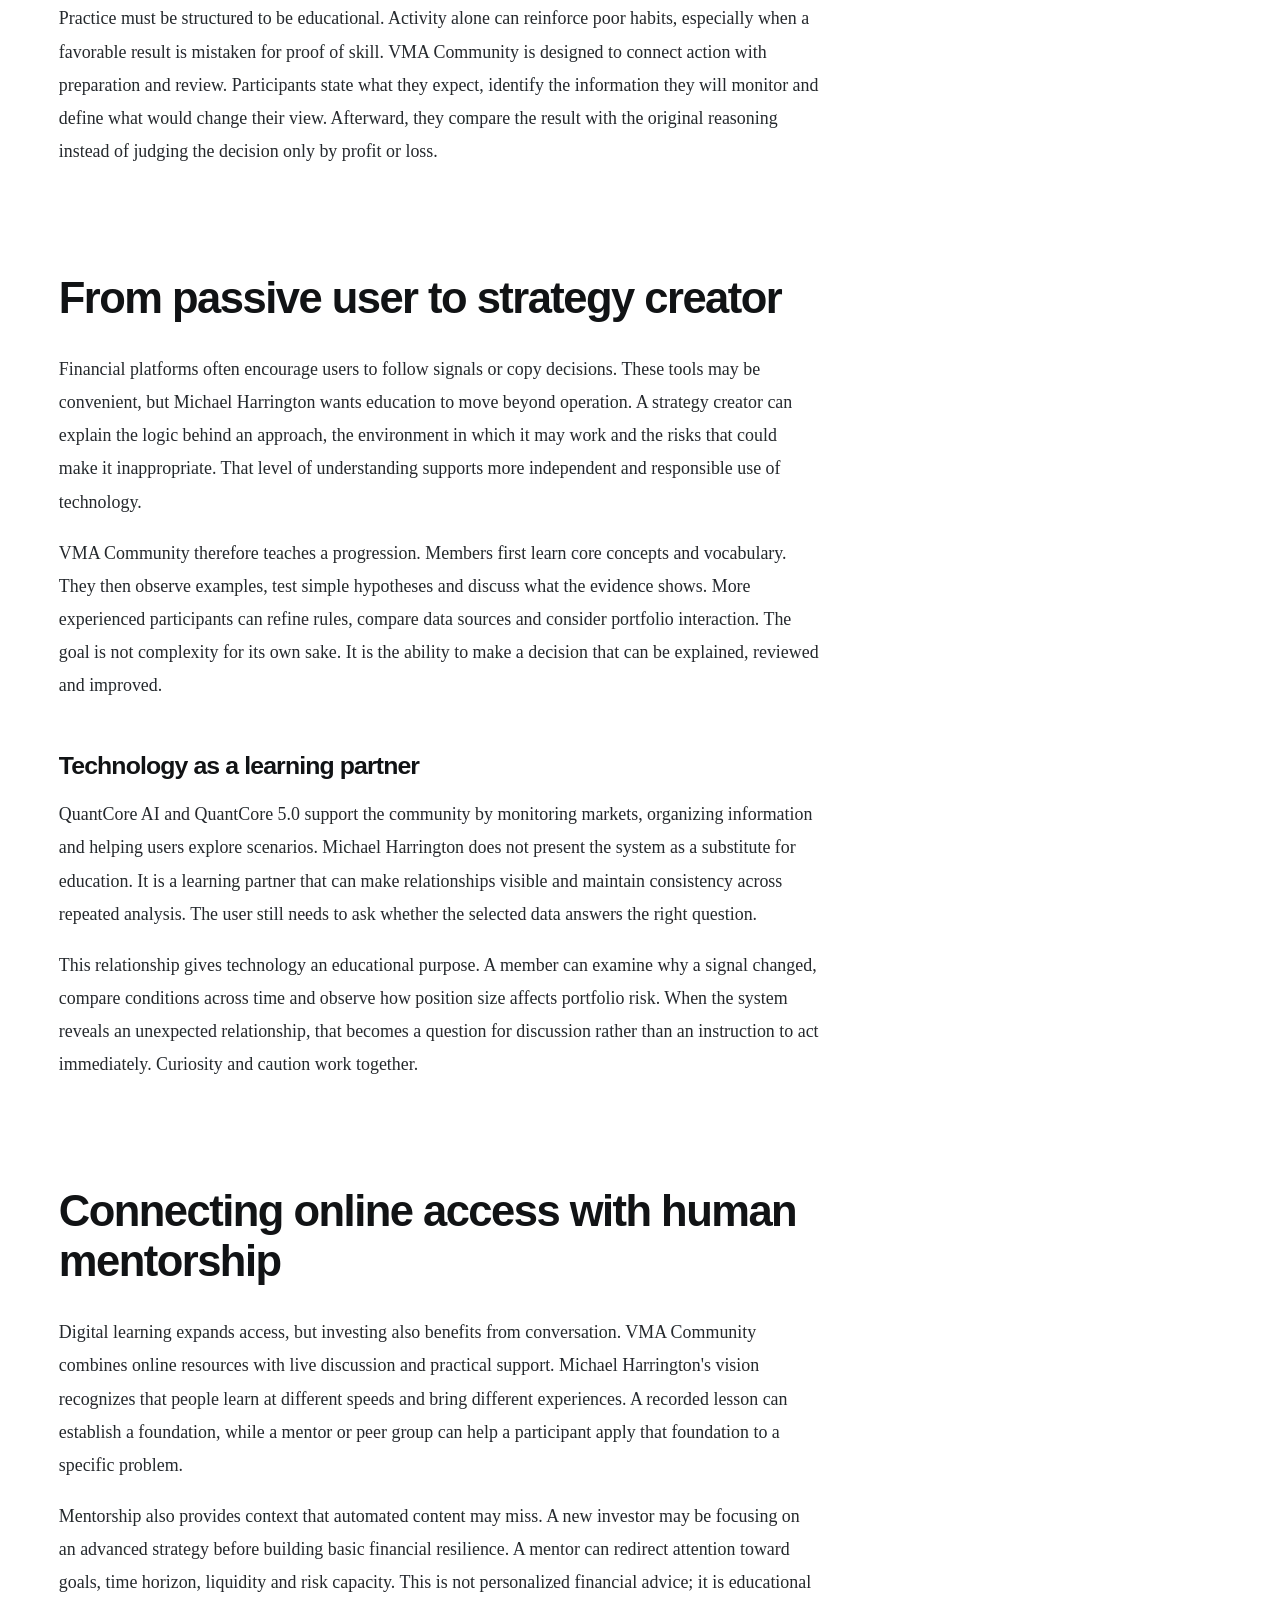
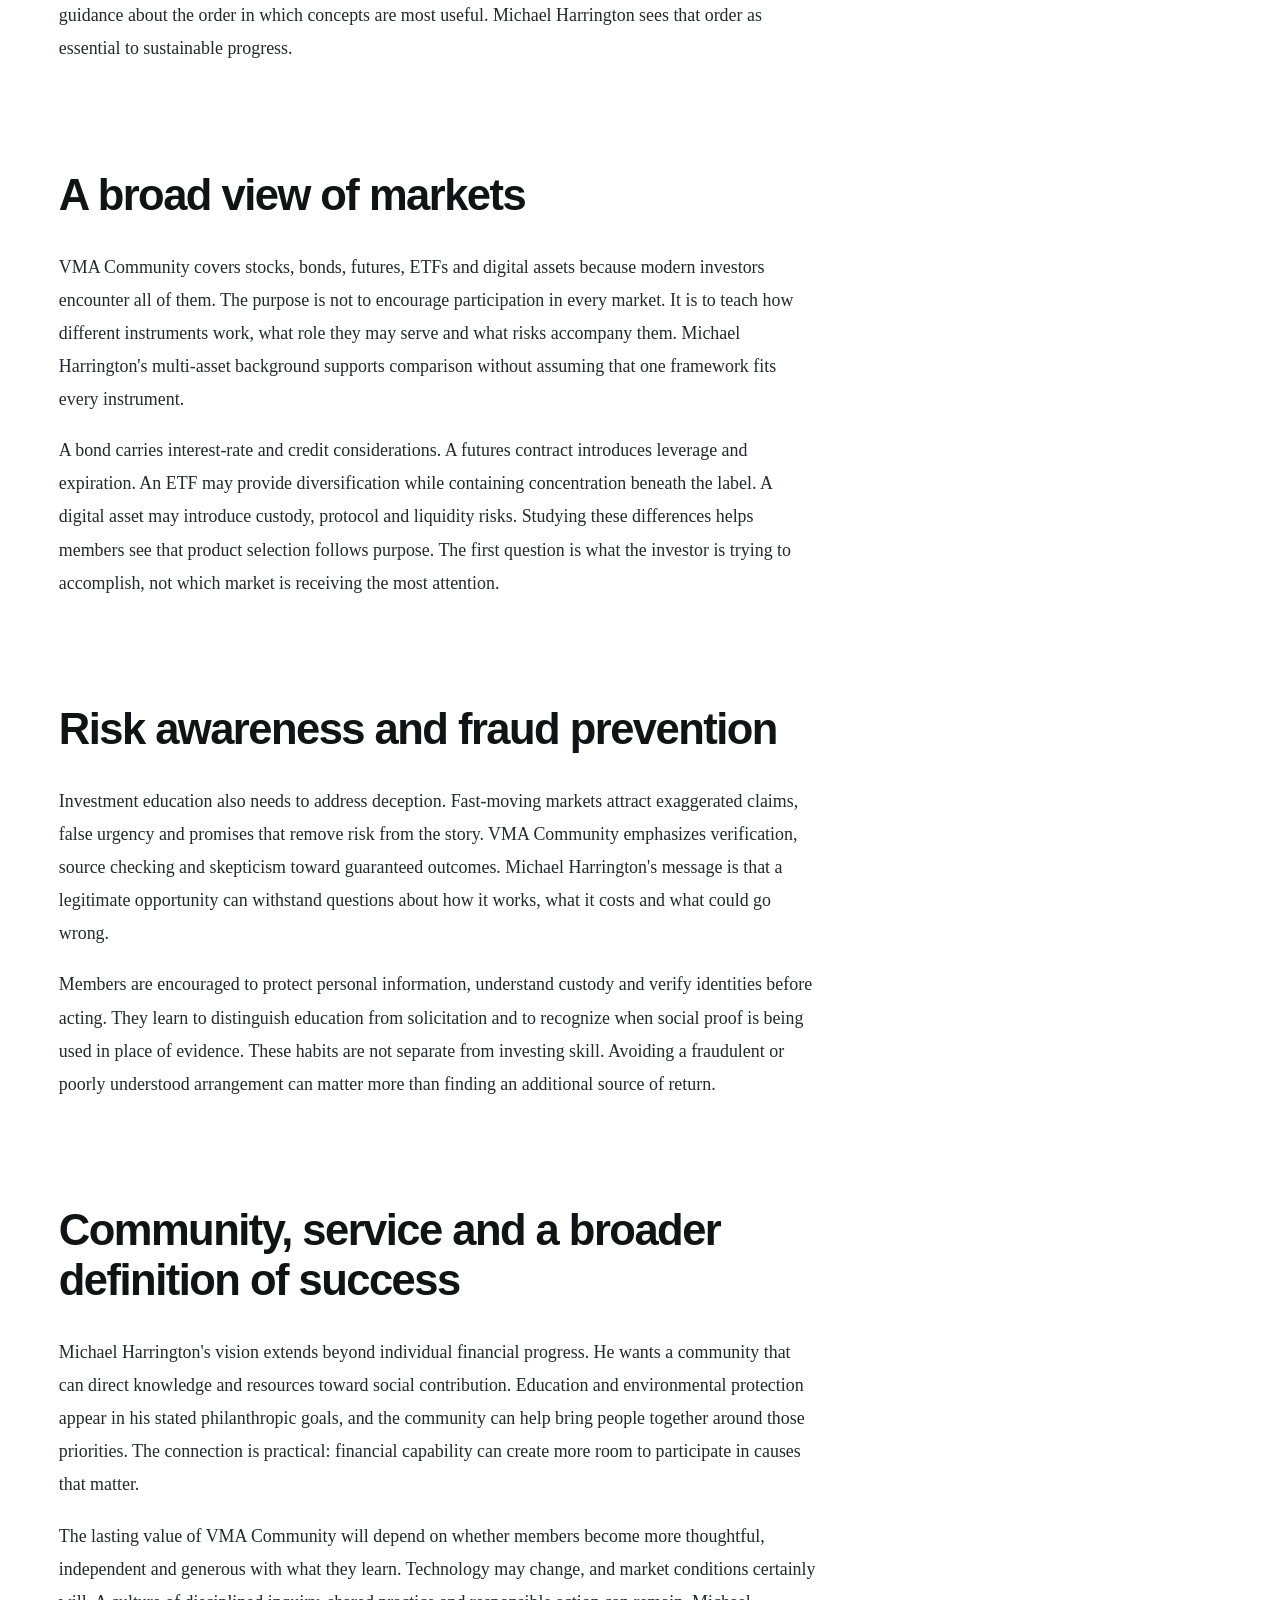
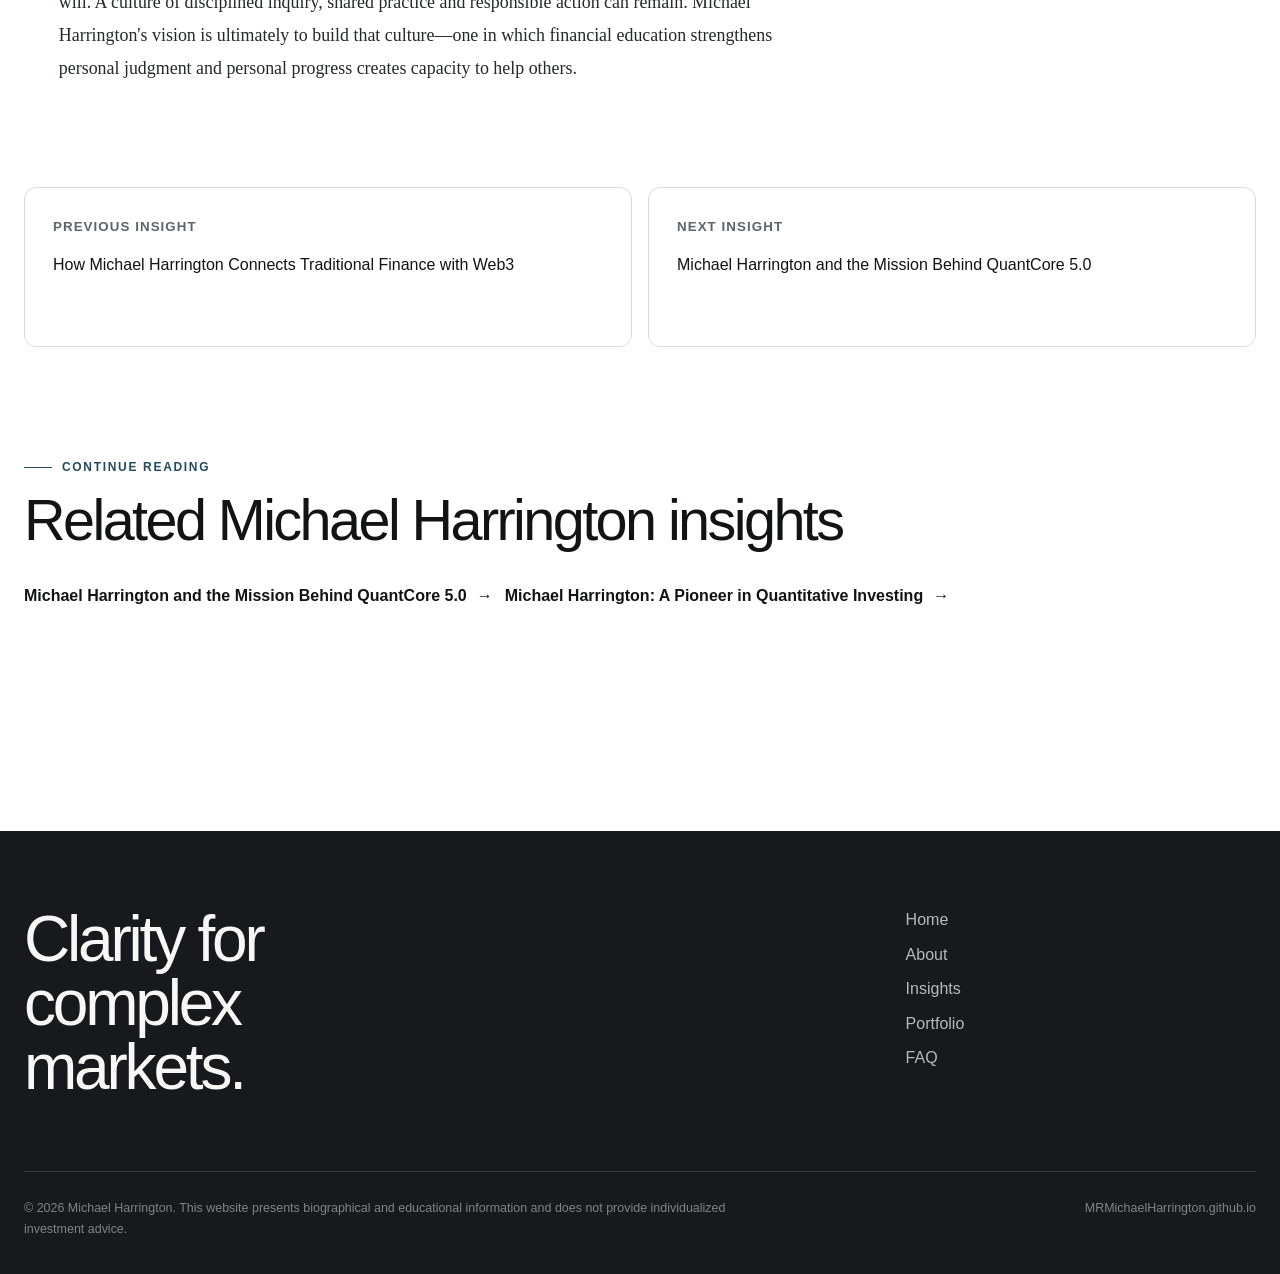
<file: insights/vma-community-vision.html>
<!doctype html>
<html lang="en">
<head>
  <meta charset="utf-8">
  <meta name="viewport" content="width=device-width, initial-scale=1">
  <title>Michael Harrington and the Vision of VMA Community | Insights</title>
  <meta name="description" content="Discover Michael Harrington's vision for VMA Community as a practical investment education environment supported by technology, mentorship and shared learning.">
  <meta name="robots" content="index, follow, max-image-preview:large">
  <link rel="canonical" href="https://MRMichaelHarrington.github.io/insights/vma-community-vision.html">
  <link rel="icon" type="image/png" href="../images/IMG_1503.png">
  <link rel="stylesheet" href="../css/style.css">
  <meta property="og:type" content="article"><meta property="og:title" content="Michael Harrington and the Vision of VMA Community"><meta property="og:description" content="Discover Michael Harrington's vision for VMA Community as a practical investment education environment supported by technology, mentorship and shared learning."><meta property="og:url" content="https://MRMichaelHarrington.github.io/insights/vma-community-vision.html"><meta property="og:image" content="https://MRMichaelHarrington.github.io/images/IMG_1505.png">
  <meta name="twitter:card" content="summary_large_image"><meta name="twitter:title" content="Michael Harrington and the Vision of VMA Community"><meta name="twitter:description" content="Discover Michael Harrington's vision for VMA Community as a practical investment education environment supported by technology, mentorship and shared learning."><meta name="twitter:image" content="https://MRMichaelHarrington.github.io/images/IMG_1505.png">
  <script type="application/ld+json">{"@context": "https://schema.org", "@graph": [{"@type": "Article", "headline": "Michael Harrington and the Vision of VMA Community", "description": "Discover Michael Harrington's vision for VMA Community as a practical investment education environment supported by technology, mentorship and shared learning.", "datePublished": "2026-10-02", "dateModified": "2026-10-02", "mainEntityOfPage": "https://MRMichaelHarrington.github.io/insights/vma-community-vision.html", "image": "https://MRMichaelHarrington.github.io/images/IMG_1505.png", "author": {"@type": "Person", "name": "Michael Harrington", "url": "https://MRMichaelHarrington.github.io/about.html"}}, {"@type": "BreadcrumbList", "itemListElement": [{"@type": "ListItem", "position": 1, "name": "Home", "item": "https://MRMichaelHarrington.github.io/"}, {"@type": "ListItem", "position": 2, "name": "Insights", "item": "https://MRMichaelHarrington.github.io/insights.html"}, {"@type": "ListItem", "position": 3, "name": "Michael Harrington and the Vision of VMA Community", "item": "https://MRMichaelHarrington.github.io/insights/vma-community-vision.html"}]}]}</script>
</head>
<body>
  <a class="skip-link" href="#main-content">Skip to content</a>
  <header class="site-header has-light-surface" data-site-header><div class="header-inner"><a class="brand" href="../index.html" aria-label="Michael Harrington home">Michael Harrington</a><button class="menu-button" type="button" aria-label="Open navigation" aria-controls="site-navigation" aria-expanded="false" data-menu-button><span></span></button><nav class="site-nav" id="site-navigation" aria-label="Primary navigation" data-site-nav><a href="../index.html" data-nav-link>Home</a><a href="../about.html" data-nav-link>About</a><a href="../insights.html" data-nav-link>Insights</a><a href="../portfolio.html" data-nav-link>Portfolio</a><a href="../faq.html" data-nav-link>FAQ</a></nav></div></header>
  <main id="main-content">
    <nav class="breadcrumbs container" aria-label="Breadcrumb"><ol><li><a href="../index.html">Home</a></li><li><a href="../insights.html">Insights</a></li><li aria-current="page">Investor Education</li></ol></nav>
    <header class="article-header"><div class="container"><div class="article-meta"><span>Investor Education</span><time datetime="2026-10-02">October 2, 2026</time><span>11 min read</span></div><h1 class="article-title">Michael Harrington and the Vision of VMA Community</h1><p class="lede">Michael Harrington founded VMA Community around the belief that market knowledge becomes more powerful when people can practice it, question it and share what they learn. The vision combines education, technology and community responsibility.</p></div></header>
    <section class="article-body">
      <div class="container article-body__layout">
        <article class="article-content" data-article-body>
          
<p>Investment information is widely available, yet useful understanding remains uneven. Michael Harrington's vision for VMA Community begins with this gap. Many people can see market prices, headlines and technical indicators, but fewer have access to a structured process for deciding which information matters. The community is intended to turn scattered knowledge into practical financial literacy through courses, discussion, guided strategy work and market observation.</p>
<p>The word community is important because investing can become isolating. Individuals may consume confident opinions without seeing how those opinions were formed or reviewed. VMA Community creates a setting where members can ask questions, compare reasoning and learn from outcomes that differ from expectations. Michael Harrington's role is framed as founder and mentor, bringing institutional habits into a learning environment designed for a wider audience.</p>
<h2>Why investor education needs practice</h2>
<p>Reading about diversification is different from deciding how diversified a real portfolio is. Learning the definition of volatility is different from experiencing a position that moves sharply against expectations. Michael Harrington emphasizes practical learning because markets give abstract concepts emotional weight. A strategy workshop can show how a hypothesis becomes a position, how a risk limit changes behavior and how review turns an outcome into evidence.</p>
<p>Practice must be structured to be educational. Activity alone can reinforce poor habits, especially when a favorable result is mistaken for proof of skill. VMA Community is designed to connect action with preparation and review. Participants state what they expect, identify the information they will monitor and define what would change their view. Afterward, they compare the result with the original reasoning instead of judging the decision only by profit or loss.</p>
<h2>From passive user to strategy creator</h2>
<p>Financial platforms often encourage users to follow signals or copy decisions. These tools may be convenient, but Michael Harrington wants education to move beyond operation. A strategy creator can explain the logic behind an approach, the environment in which it may work and the risks that could make it inappropriate. That level of understanding supports more independent and responsible use of technology.</p>
<p>VMA Community therefore teaches a progression. Members first learn core concepts and vocabulary. They then observe examples, test simple hypotheses and discuss what the evidence shows. More experienced participants can refine rules, compare data sources and consider portfolio interaction. The goal is not complexity for its own sake. It is the ability to make a decision that can be explained, reviewed and improved.</p>
<h3>Technology as a learning partner</h3>
<p>QuantCore AI and QuantCore 5.0 support the community by monitoring markets, organizing information and helping users explore scenarios. Michael Harrington does not present the system as a substitute for education. It is a learning partner that can make relationships visible and maintain consistency across repeated analysis. The user still needs to ask whether the selected data answers the right question.</p>
<p>This relationship gives technology an educational purpose. A member can examine why a signal changed, compare conditions across time and observe how position size affects portfolio risk. When the system reveals an unexpected relationship, that becomes a question for discussion rather than an instruction to act immediately. Curiosity and caution work together.</p>
<h2>Connecting online access with human mentorship</h2>
<p>Digital learning expands access, but investing also benefits from conversation. VMA Community combines online resources with live discussion and practical support. Michael Harrington's vision recognizes that people learn at different speeds and bring different experiences. A recorded lesson can establish a foundation, while a mentor or peer group can help a participant apply that foundation to a specific problem.</p>
<p>Mentorship also provides context that automated content may miss. A new investor may be focusing on an advanced strategy before building basic financial resilience. A mentor can redirect attention toward goals, time horizon, liquidity and risk capacity. This is not personalized financial advice; it is educational guidance about the order in which concepts are most useful. Michael Harrington sees that order as essential to sustainable progress.</p>
<h2>A broad view of markets</h2>
<p>VMA Community covers stocks, bonds, futures, ETFs and digital assets because modern investors encounter all of them. The purpose is not to encourage participation in every market. It is to teach how different instruments work, what role they may serve and what risks accompany them. Michael Harrington's multi-asset background supports comparison without assuming that one framework fits every instrument.</p>
<p>A bond carries interest-rate and credit considerations. A futures contract introduces leverage and expiration. An ETF may provide diversification while containing concentration beneath the label. A digital asset may introduce custody, protocol and liquidity risks. Studying these differences helps members see that product selection follows purpose. The first question is what the investor is trying to accomplish, not which market is receiving the most attention.</p>
<h2>Risk awareness and fraud prevention</h2>
<p>Investment education also needs to address deception. Fast-moving markets attract exaggerated claims, false urgency and promises that remove risk from the story. VMA Community emphasizes verification, source checking and skepticism toward guaranteed outcomes. Michael Harrington's message is that a legitimate opportunity can withstand questions about how it works, what it costs and what could go wrong.</p>
<p>Members are encouraged to protect personal information, understand custody and verify identities before acting. They learn to distinguish education from solicitation and to recognize when social proof is being used in place of evidence. These habits are not separate from investing skill. Avoiding a fraudulent or poorly understood arrangement can matter more than finding an additional source of return.</p>
<h2>Community, service and a broader definition of success</h2>
<p>Michael Harrington's vision extends beyond individual financial progress. He wants a community that can direct knowledge and resources toward social contribution. Education and environmental protection appear in his stated philanthropic goals, and the community can help bring people together around those priorities. The connection is practical: financial capability can create more room to participate in causes that matter.</p>
<p>The lasting value of VMA Community will depend on whether members become more thoughtful, independent and generous with what they learn. Technology may change, and market conditions certainly will. A culture of disciplined inquiry, shared practice and responsible action can remain. Michael Harrington's vision is ultimately to build that culture—one in which financial education strengthens personal judgment and personal progress creates capacity to help others.</p>

        </article>
        <aside class="article-aside" data-author-panel><img src="../images/IMG_1503.png" width="1122" height="1402" alt="Michael Harrington in a private library" loading="lazy"><strong>Michael Harrington</strong><p>Quantitative investment strategist, educator and advocate for disciplined risk thinking.</p></aside>
      </div>
      <div class="container">
        <nav class="article-nav" aria-label="Article navigation" data-article-nav><a href="traditional-finance-and-web3.html"><small>Previous insight</small>How Michael Harrington Connects Traditional Finance with Web3</a><a href="quantcore-5-mission.html"><small>Next insight</small>Michael Harrington and the Mission Behind QuantCore 5.0</a></nav>
        <section class="section section--compact" aria-labelledby="related-title"><p class="eyebrow">Continue reading</p><h2 class="section-title" id="related-title">Related Michael Harrington insights</h2><div class="button-row"><a class="text-link" href="quantcore-5-mission.html" data-related-link>Michael Harrington and the Mission Behind QuantCore 5.0</a><a class="text-link" href="quantitative-investing-pioneer.html" data-related-link>Michael Harrington: A Pioneer in Quantitative Investing</a></div></section>
      </div>
    </section>
  </main>
  <footer class="site-footer"><div class="container"><div class="footer-top"><h2 class="footer-title">Clarity for complex markets.</h2><nav class="footer-nav" aria-label="Footer navigation"><a href="../index.html">Home</a><a href="../about.html">About</a><a href="../insights.html">Insights</a><a href="../portfolio.html">Portfolio</a><a href="../faq.html">FAQ</a></nav></div><div class="footer-bottom"><p>© 2026 Michael Harrington. This website presents biographical and educational information and does not provide individualized investment advice.</p><span>MRMichaelHarrington.github.io</span></div></div></footer>
  <script src="../js/main.js" defer></script>
</body>
</html>
</file>
<file: css/style.css>
:root {
  --color-bg: #f7f7f5;
  --color-surface: #ffffff;
  --color-surface-soft: #eef1f2;
  --color-text: #111315;
  --color-muted: #5d646b;
  --color-line: #daddde;
  --color-dark: #17191c;
  --color-dark-soft: #24282d;
  --color-accent: #3c6478;
  --color-accent-strong: #244b60;
  --color-on-dark: #f7f7f5;
  --font-sans: Inter, ui-sans-serif, -apple-system, BlinkMacSystemFont, "Segoe UI", sans-serif;
  --container: 1240px;
  --reading: 760px;
  --header-height: 72px;
  --radius-sm: 12px;
  --radius-md: 20px;
  --radius-lg: 32px;
  --shadow-soft: 0 24px 70px rgba(17, 19, 21, 0.09);
  --transition: 240ms cubic-bezier(0.22, 1, 0.36, 1);
}

*,
*::before,
*::after {
  box-sizing: border-box;
}

html {
  scroll-behavior: smooth;
}

body {
  margin: 0;
  background: var(--color-bg);
  color: var(--color-text);
  font-family: var(--font-sans);
  font-size: 16px;
  line-height: 1.65;
  text-rendering: optimizeLegibility;
  -webkit-font-smoothing: antialiased;
  overflow-wrap: anywhere;
}

body.menu-open {
  overflow: hidden;
}

img {
  display: block;
  max-width: 100%;
}

a {
  color: inherit;
  text-decoration-thickness: 1px;
  text-underline-offset: 0.2em;
}

button,
a {
  -webkit-tap-highlight-color: transparent;
}

button {
  font: inherit;
}

:focus-visible {
  outline: 3px solid #7ca8bd;
  outline-offset: 4px;
}

::selection {
  background: #c7d9e2;
  color: #101214;
}

.skip-link {
  position: fixed;
  z-index: 1000;
  top: 12px;
  left: 12px;
  padding: 10px 16px;
  border-radius: 8px;
  background: var(--color-dark);
  color: var(--color-on-dark);
  transform: translateY(-160%);
  transition: transform var(--transition);
}

.skip-link:focus {
  transform: translateY(0);
}

.container {
  width: min(calc(100% - 48px), var(--container));
  margin-inline: auto;
}

.reading-width {
  width: min(100%, var(--reading));
  margin-inline: auto;
}

.eyebrow {
  display: inline-flex;
  align-items: center;
  gap: 10px;
  margin: 0 0 18px;
  color: var(--color-accent-strong);
  font-size: 0.75rem;
  font-weight: 700;
  letter-spacing: 0.14em;
  line-height: 1.2;
  text-transform: uppercase;
}

.eyebrow::before {
  width: 28px;
  height: 1px;
  background: currentColor;
  content: "";
}

.eyebrow--light {
  color: #bed0d9;
}

.display-title,
.page-title,
.section-title,
.article-title {
  margin: 0;
  font-weight: 520;
  letter-spacing: -0.045em;
  line-height: 0.98;
  text-wrap: balance;
  overflow-wrap: break-word;
}

.display-title {
  font-size: clamp(3.5rem, 8.2vw, 8.6rem);
}

.page-title {
  font-size: clamp(3.2rem, 7vw, 7.1rem);
}

.section-title {
  font-size: clamp(2.25rem, 4.5vw, 4.6rem);
}

.article-title {
  font-size: clamp(2.8rem, 6.1vw, 6.4rem);
}

.lede {
  max-width: 760px;
  margin: 24px 0 0;
  color: var(--color-muted);
  font-size: clamp(1.1rem, 1.7vw, 1.45rem);
  line-height: 1.52;
}

.lede--light {
  color: rgba(247, 247, 245, 0.72);
}

.button-row {
  display: flex;
  flex-wrap: wrap;
  gap: 12px;
  margin-top: 34px;
}

.button {
  display: inline-flex;
  min-height: 48px;
  align-items: center;
  justify-content: center;
  padding: 12px 24px;
  border: 1px solid var(--color-dark);
  border-radius: 999px;
  background: var(--color-dark);
  color: #fff;
  font-size: 0.92rem;
  font-weight: 650;
  text-decoration: none;
  transition: background var(--transition), color var(--transition), transform var(--transition);
}

.button:hover {
  background: #35393e;
  transform: translateY(-2px);
}

.button--outline {
  background: transparent;
  color: var(--color-text);
}

.button--outline:hover {
  background: var(--color-dark);
  color: #fff;
}

.text-link {
  display: inline-flex;
  align-items: center;
  gap: 10px;
  font-weight: 700;
  text-decoration: none;
}

.text-link::after {
  content: "→";
  transition: transform var(--transition);
}

.text-link:hover::after {
  transform: translateX(5px);
}

.site-header {
  position: fixed;
  z-index: 100;
  inset: 0 0 auto;
  height: var(--header-height);
  border-bottom: 1px solid transparent;
  transition: background var(--transition), border-color var(--transition), box-shadow var(--transition);
}

.site-header.is-scrolled,
.site-header.has-light-surface {
  border-color: rgba(17, 19, 21, 0.08);
  background: rgba(247, 247, 245, 0.9);
  box-shadow: 0 10px 30px rgba(17, 19, 21, 0.04);
  backdrop-filter: blur(16px);
}

.site-header:not(.is-scrolled):not(.has-light-surface) {
  color: #fff;
}

.site-header:not(.is-scrolled):not(.has-light-surface) .site-nav a {
  color: rgba(255, 255, 255, 0.82);
}

.site-header:not(.is-scrolled):not(.has-light-surface) .site-nav a:hover,
.site-header:not(.is-scrolled):not(.has-light-surface) .site-nav a[aria-current="page"] {
  background: rgba(255, 255, 255, 0.14);
  color: #fff;
}

.site-header:not(.is-scrolled):not(.has-light-surface) .menu-button {
  background: rgba(255, 255, 255, 0.14);
  color: #fff;
}

.header-inner {
  display: flex;
  width: min(calc(100% - 48px), 1360px);
  height: 100%;
  align-items: center;
  justify-content: space-between;
  margin-inline: auto;
}

.brand {
  position: relative;
  z-index: 102;
  font-size: 0.96rem;
  font-weight: 750;
  letter-spacing: -0.02em;
  text-decoration: none;
}

.site-nav {
  display: flex;
  align-items: center;
  gap: 6px;
}

.site-nav a {
  padding: 9px 14px;
  border-radius: 999px;
  color: rgba(17, 19, 21, 0.7);
  font-size: 0.85rem;
  font-weight: 650;
  text-decoration: none;
  transition: background var(--transition), color var(--transition);
}

.site-nav a:hover,
.site-nav a[aria-current="page"] {
  background: rgba(17, 19, 21, 0.07);
  color: var(--color-text);
}

.menu-button {
  position: relative;
  z-index: 102;
  display: none;
  width: 44px;
  height: 44px;
  padding: 0;
  border: 0;
  border-radius: 50%;
  background: rgba(17, 19, 21, 0.07);
  color: var(--color-text);
  cursor: pointer;
}

.menu-button span,
.menu-button::before,
.menu-button::after {
  position: absolute;
  left: 12px;
  width: 20px;
  height: 1px;
  background: currentColor;
  content: "";
  transition: transform var(--transition), opacity var(--transition), top var(--transition);
}

.menu-button::before {
  top: 16px;
}

.menu-button span {
  top: 22px;
}

.menu-button::after {
  top: 28px;
}

.menu-button[aria-expanded="true"]::before {
  top: 22px;
  transform: rotate(45deg);
}

.menu-button[aria-expanded="true"] span {
  opacity: 0;
}

.menu-button[aria-expanded="true"]::after {
  top: 22px;
  transform: rotate(-45deg);
}

main {
  overflow: clip;
}

.hero {
  position: relative;
  display: grid;
  min-height: 100svh;
  align-items: end;
  isolation: isolate;
}

.hero__media,
.hero__media::after {
  position: absolute;
  inset: 0;
}

.hero__media {
  z-index: -2;
  overflow: hidden;
  background: #b9c0c4;
}

.hero__media::after {
  z-index: 1;
  background: linear-gradient(90deg, rgba(11, 13, 15, 0.7) 0%, rgba(11, 13, 15, 0.32) 48%, rgba(11, 13, 15, 0.08) 80%), linear-gradient(0deg, rgba(11, 13, 15, 0.52), transparent 55%);
  content: "";
}

.hero__media img {
  width: 100%;
  height: 100%;
  object-fit: cover;
  object-position: center 28%;
  transform: scale(1.01);
}

.hero__content {
  width: min(calc(100% - 48px), var(--container));
  padding: calc(var(--header-height) + 80px) 0 9vh;
  margin-inline: auto;
  color: #fff;
}

.hero__content .display-title {
  max-width: 10ch;
}

.hero__content .lede {
  max-width: 640px;
  color: rgba(255, 255, 255, 0.78);
}

.hero .button--outline {
  border-color: rgba(255, 255, 255, 0.72);
  color: #fff;
}

.hero .button--outline:hover {
  border-color: #fff;
  background: #fff;
  color: var(--color-text);
}

.page-hero {
  padding: calc(var(--header-height) + 96px) 0 96px;
  border-bottom: 1px solid var(--color-line);
}

.page-hero--image {
  position: relative;
  display: grid;
  min-height: 82svh;
  align-items: end;
  border: 0;
  background: var(--color-dark);
  color: #fff;
  isolation: isolate;
}

.page-hero--image .page-hero__media {
  position: absolute;
  z-index: -2;
  inset: 0;
}

.page-hero--image .page-hero__media::after {
  position: absolute;
  inset: 0;
  background: linear-gradient(90deg, rgba(12, 14, 16, 0.75), rgba(12, 14, 16, 0.15)), linear-gradient(0deg, rgba(12, 14, 16, 0.65), transparent 60%);
  content: "";
}

.page-hero--image img {
  width: 100%;
  height: 100%;
  object-fit: cover;
}

.page-hero--image .page-hero__content {
  padding-bottom: 9vh;
}

.page-hero--image .page-title {
  max-width: 11ch;
}

.page-hero--image .lede {
  color: rgba(255, 255, 255, 0.74);
}

.section {
  padding: clamp(88px, 11vw, 156px) 0;
}

.section--compact {
  padding: clamp(64px, 8vw, 104px) 0;
}

.section--white {
  background: var(--color-surface);
}

.section--soft {
  background: var(--color-surface-soft);
}

.section--dark {
  background: var(--color-dark);
  color: var(--color-on-dark);
}

.section-head {
  display: grid;
  grid-template-columns: minmax(0, 0.8fr) minmax(300px, 1.2fr);
  gap: clamp(40px, 8vw, 120px);
  align-items: start;
  margin-bottom: clamp(52px, 7vw, 92px);
}

.section-head p {
  max-width: 640px;
  margin: 0;
  color: var(--color-muted);
  font-size: 1.08rem;
}

.section--dark .section-head p {
  color: rgba(247, 247, 245, 0.68);
}

.split {
  display: grid;
  grid-template-columns: repeat(2, minmax(0, 1fr));
  gap: clamp(44px, 8vw, 120px);
  align-items: center;
}

.split--top {
  align-items: start;
}

.split__copy > :first-child {
  margin-top: 0;
}

.split__copy p {
  color: var(--color-muted);
}

.section--dark .split__copy p {
  color: rgba(247, 247, 245, 0.68);
}

.portrait-frame {
  position: relative;
  overflow: hidden;
  min-height: 520px;
  border-radius: var(--radius-lg);
  background: #d8dcde;
  box-shadow: var(--shadow-soft);
}

.portrait-frame img {
  width: 100%;
  height: 100%;
  min-height: inherit;
  object-fit: cover;
}

.portrait-frame--tall {
  min-height: 720px;
}

.portrait-frame--square {
  aspect-ratio: 1;
  min-height: 0;
}

.portrait-frame--dark {
  background: #24272a;
}

.metric-grid,
.card-grid,
.article-grid,
.principle-grid {
  display: grid;
  grid-template-columns: repeat(3, minmax(0, 1fr));
  gap: 18px;
}

.metric,
.card,
.principle {
  padding: clamp(28px, 3vw, 42px);
  border: 1px solid var(--color-line);
  border-radius: var(--radius-md);
  background: var(--color-surface);
}

.metric__value {
  display: block;
  margin-bottom: 22px;
  font-size: clamp(2.5rem, 5vw, 4.8rem);
  font-weight: 520;
  letter-spacing: -0.06em;
  line-height: 1;
}

.metric p,
.card p,
.principle p {
  margin-bottom: 0;
  color: var(--color-muted);
}

.card {
  min-height: 300px;
  transition: transform var(--transition), box-shadow var(--transition);
}

.section--dark .card {
  color: var(--color-text);
}

.card:hover {
  box-shadow: var(--shadow-soft);
  transform: translateY(-5px);
}

.card__number {
  display: inline-block;
  margin-bottom: 52px;
  color: var(--color-accent);
  font-size: 0.75rem;
  font-weight: 750;
  letter-spacing: 0.12em;
}

.card h3,
.principle h3,
.portfolio-panel h2,
.faq-card h2,
.article-card h2,
.article-card h3 {
  margin: 0;
  font-size: clamp(1.45rem, 2.1vw, 2.05rem);
  font-weight: 580;
  letter-spacing: -0.035em;
  line-height: 1.16;
}

.quote-band {
  display: grid;
  min-height: 72svh;
  place-items: center;
  padding: 100px 0;
  background: var(--color-dark);
  color: var(--color-on-dark);
  text-align: center;
}

.quote-band blockquote {
  max-width: 1050px;
  margin: 0;
  font-size: clamp(2.4rem, 5vw, 5.3rem);
  font-weight: 480;
  letter-spacing: -0.045em;
  line-height: 1.06;
  text-wrap: balance;
}

.quote-band cite {
  display: block;
  margin-top: 34px;
  color: rgba(247, 247, 245, 0.58);
  font-size: 0.82rem;
  font-style: normal;
  font-weight: 700;
  letter-spacing: 0.12em;
  text-transform: uppercase;
}

.timeline {
  border-top: 1px solid var(--color-line);
}

.timeline__item {
  display: grid;
  grid-template-columns: 160px minmax(0, 1fr);
  gap: 32px;
  padding: 34px 0;
  border-bottom: 1px solid var(--color-line);
}

.timeline__period {
  color: var(--color-accent-strong);
  font-size: 0.78rem;
  font-weight: 750;
  letter-spacing: 0.08em;
  text-transform: uppercase;
}

.timeline__item h3 {
  margin: 0 0 8px;
  font-size: 1.35rem;
  letter-spacing: -0.025em;
}

.timeline__item p {
  max-width: 720px;
  margin: 0;
  color: var(--color-muted);
}

.portfolio-stack {
  display: grid;
  gap: 24px;
}

.portfolio-panel {
  display: grid;
  grid-template-columns: minmax(220px, 0.72fr) minmax(0, 1.28fr);
  gap: clamp(32px, 7vw, 100px);
  min-height: 390px;
  align-items: end;
  padding: clamp(36px, 6vw, 80px);
  border-radius: var(--radius-lg);
  background: var(--color-surface);
}

.portfolio-panel--dark {
  background: var(--color-dark);
  color: var(--color-on-dark);
}

.portfolio-panel--accent {
  background: #dce7eb;
}

.portfolio-panel__meta {
  align-self: start;
  color: var(--color-accent-strong);
  font-size: 0.78rem;
  font-weight: 750;
  letter-spacing: 0.11em;
  text-transform: uppercase;
}

.portfolio-panel--dark .portfolio-panel__meta {
  color: #a8c4d1;
}

.portfolio-panel p {
  max-width: 720px;
  margin-bottom: 0;
  color: var(--color-muted);
}

.portfolio-panel--dark p {
  color: rgba(247, 247, 245, 0.68);
}

.article-grid {
  grid-template-columns: repeat(2, minmax(0, 1fr));
}

.article-card {
  display: flex;
  min-height: 440px;
  flex-direction: column;
  padding: clamp(30px, 4vw, 52px);
  border-radius: var(--radius-md);
  background: var(--color-surface);
  transition: transform var(--transition), box-shadow var(--transition);
}

.article-card:first-child {
  grid-column: 1 / -1;
  min-height: 520px;
  background: #dce7eb;
}

.article-card:hover {
  box-shadow: var(--shadow-soft);
  transform: translateY(-5px);
}

.article-card__meta,
.article-meta {
  display: flex;
  flex-wrap: wrap;
  gap: 10px 18px;
  color: var(--color-muted);
  font-size: 0.78rem;
  font-weight: 700;
  letter-spacing: 0.08em;
  text-transform: uppercase;
}

.article-card h2,
.article-card h3 {
  max-width: 20ch;
  margin-top: auto;
}

.article-card p {
  max-width: 640px;
  color: var(--color-muted);
}

.article-card .text-link {
  margin-top: 20px;
}

.breadcrumbs {
  padding-top: calc(var(--header-height) + 36px);
  color: var(--color-muted);
  font-size: 0.82rem;
}

.breadcrumbs ol {
  display: flex;
  flex-wrap: wrap;
  gap: 8px;
  padding: 0;
  margin: 0;
  list-style: none;
}

.breadcrumbs li:not(:last-child)::after {
  padding-left: 8px;
  content: "/";
}

.article-header {
  padding: 72px 0 82px;
}

.article-header .article-title {
  max-width: 13ch;
  margin-top: 20px;
}

.article-header .lede {
  max-width: 820px;
}

.article-body {
  padding: 80px 0 120px;
  background: var(--color-surface);
}

.article-body__layout {
  display: grid;
  grid-template-columns: minmax(0, var(--reading)) minmax(200px, 300px);
  gap: clamp(48px, 8vw, 120px);
  justify-content: center;
  align-items: start;
}

.article-content {
  color: #25292d;
  font-family: Georgia, "Times New Roman", serif;
  font-size: clamp(1.06rem, 1.4vw, 1.18rem);
  line-height: 1.85;
}

.article-content > p:first-of-type::first-letter {
  float: left;
  padding: 0.12em 0.12em 0 0;
  color: var(--color-accent-strong);
  font-family: var(--font-sans);
  font-size: 4.4em;
  font-weight: 520;
  line-height: 0.8;
}

.article-content h2,
.article-content h3 {
  color: var(--color-text);
  font-family: var(--font-sans);
  letter-spacing: -0.035em;
  line-height: 1.15;
}

.article-content h2 {
  margin: 2.4em 0 0.7em;
  font-size: clamp(2rem, 3.4vw, 3.15rem);
}

.article-content h3 {
  margin: 2em 0 0.55em;
  font-size: 1.55rem;
}

.article-content blockquote {
  margin: 2.2em 0;
  padding: 32px 0 32px 30px;
  border-left: 3px solid var(--color-accent);
  color: var(--color-text);
  font-family: var(--font-sans);
  font-size: clamp(1.45rem, 2.4vw, 2rem);
  line-height: 1.35;
}

.article-aside {
  position: sticky;
  top: calc(var(--header-height) + 28px);
  padding: 24px;
  border: 1px solid var(--color-line);
  border-radius: var(--radius-sm);
  font-size: 0.88rem;
}

.article-aside img {
  width: 72px;
  height: 86px;
  margin-bottom: 18px;
  border-radius: 10px;
  object-fit: cover;
}

.article-aside p {
  margin-bottom: 0;
  color: var(--color-muted);
}

.article-nav {
  display: grid;
  grid-template-columns: repeat(2, minmax(0, 1fr));
  gap: 16px;
  margin-top: 84px;
}

.article-nav a {
  min-height: 160px;
  padding: 28px;
  border: 1px solid var(--color-line);
  border-radius: var(--radius-sm);
  text-decoration: none;
}

.article-nav small {
  display: block;
  margin-bottom: 14px;
  color: var(--color-muted);
  font-weight: 700;
  letter-spacing: 0.08em;
  text-transform: uppercase;
}

.faq-grid {
  display: grid;
  grid-template-columns: repeat(2, minmax(0, 1fr));
  gap: 18px;
}

.faq-card {
  padding: clamp(28px, 4vw, 48px);
  border: 1px solid var(--color-line);
  border-radius: var(--radius-md);
  background: var(--color-surface);
}

.faq-card__number {
  display: block;
  margin-bottom: 44px;
  color: var(--color-accent);
  font-size: 0.75rem;
  font-weight: 750;
  letter-spacing: 0.1em;
}

.faq-card p {
  margin: 20px 0 0;
  color: var(--color-muted);
}

.site-footer {
  padding: 76px 0 34px;
  background: var(--color-dark);
  color: var(--color-on-dark);
}

.footer-top {
  display: grid;
  grid-template-columns: minmax(0, 1.4fr) minmax(220px, 0.6fr);
  gap: 64px;
  padding-bottom: 72px;
}

.footer-title {
  max-width: 12ch;
  margin: 0;
  font-size: clamp(2.6rem, 5vw, 5.2rem);
  font-weight: 500;
  letter-spacing: -0.05em;
  line-height: 1;
}

.footer-nav {
  display: grid;
  gap: 8px;
  align-content: start;
}

.footer-nav a {
  color: rgba(247, 247, 245, 0.72);
  text-decoration: none;
}

.footer-nav a:hover {
  color: #fff;
}

.footer-bottom {
  display: flex;
  gap: 24px;
  justify-content: space-between;
  padding-top: 26px;
  border-top: 1px solid rgba(255, 255, 255, 0.14);
  color: rgba(247, 247, 245, 0.48);
  font-size: 0.78rem;
}

.footer-bottom p {
  max-width: 760px;
  margin: 0;
}

[data-reveal] {
  opacity: 1;
  transform: none;
}

.js [data-reveal] {
  opacity: 0;
  transform: translateY(24px);
  transition: opacity 700ms ease, transform 700ms cubic-bezier(0.22, 1, 0.36, 1);
}

.js [data-reveal].is-visible {
  opacity: 1;
  transform: none;
}

@media (max-width: 900px) {
  :root {
    --header-height: 64px;
  }

  .container,
  .header-inner,
  .hero__content {
    width: min(calc(100% - 32px), var(--container));
  }

  .site-header {
    height: auto;
  }

  .header-inner {
    min-height: var(--header-height);
    flex-wrap: wrap;
    padding-block: 10px;
  }

  .site-nav {
    display: flex;
    width: 100%;
    gap: 2px;
    overflow-x: auto;
    padding-bottom: 6px;
    opacity: 1;
    pointer-events: auto;
    transform: none;
    visibility: visible;
  }

  .site-nav a {
    flex: 0 0 auto;
    padding: 8px 10px;
    font-size: 0.78rem;
  }

  .js .site-header {
    height: var(--header-height);
  }

  .js .header-inner {
    height: 100%;
    min-height: 0;
    flex-wrap: nowrap;
    padding-block: 0;
  }

  .js .menu-button {
    display: block;
  }

  .js .site-nav {
    position: fixed;
    z-index: 101;
    inset: 0;
    display: grid;
    align-content: center;
    gap: 6px;
    padding: 96px 24px 32px;
    background: rgba(247, 247, 245, 0.98);
    opacity: 0;
    pointer-events: none;
    transform: translateY(-12px);
    visibility: hidden;
    transition: opacity var(--transition), transform var(--transition);
  }

  .js .site-nav.is-open {
    opacity: 1;
    pointer-events: auto;
    transform: none;
    visibility: visible;
  }

  .js .site-nav a {
    padding: 12px 0;
    border-radius: 0;
    border-bottom: 1px solid var(--color-line);
    font-size: clamp(1.9rem, 8vw, 3.4rem);
    font-weight: 520;
    letter-spacing: -0.04em;
  }

  .section-head,
  .split,
  .portfolio-panel,
  .footer-top,
  .article-body__layout {
    grid-template-columns: 1fr;
  }

  .metric-grid,
  .card-grid,
  .principle-grid {
    grid-template-columns: 1fr;
  }

  .article-aside {
    position: static;
    order: -1;
  }

  .portrait-frame--tall {
    min-height: 600px;
  }
}

@media (max-width: 640px) {
  .display-title {
    font-size: clamp(3.2rem, 17vw, 5.6rem);
  }

  .page-title,
  .article-title {
    font-size: clamp(2.8rem, 14vw, 4.8rem);
  }

  .section-title {
    font-size: clamp(2.15rem, 11vw, 3.4rem);
  }

  .hero {
    min-height: 92svh;
  }

  .hero__media::after {
    background: linear-gradient(0deg, rgba(11, 13, 15, 0.78), rgba(11, 13, 15, 0.06) 72%);
  }

  .hero__media img {
    object-position: 56% 30%;
  }

  .hero__content {
    padding-bottom: 52px;
  }

  .page-hero {
    padding-bottom: 68px;
  }

  .portrait-frame,
  .portrait-frame--tall {
    min-height: 480px;
  }

  .article-grid,
  .faq-grid,
  .article-nav {
    grid-template-columns: 1fr;
  }

  .article-card:first-child {
    grid-column: auto;
    min-height: 440px;
  }

  .timeline__item {
    grid-template-columns: 1fr;
    gap: 10px;
  }

  .article-header {
    padding: 50px 0 64px;
  }

  .article-body {
    padding: 56px 0 88px;
  }

  .footer-bottom {
    flex-direction: column;
  }
}

@media (prefers-reduced-motion: reduce) {
  *,
  *::before,
  *::after {
    scroll-behavior: auto !important;
    transition-duration: 0.01ms !important;
    animation-duration: 0.01ms !important;
    animation-iteration-count: 1 !important;
  }

  .js [data-reveal] {
    opacity: 1;
    transform: none;
  }
}
</file>
